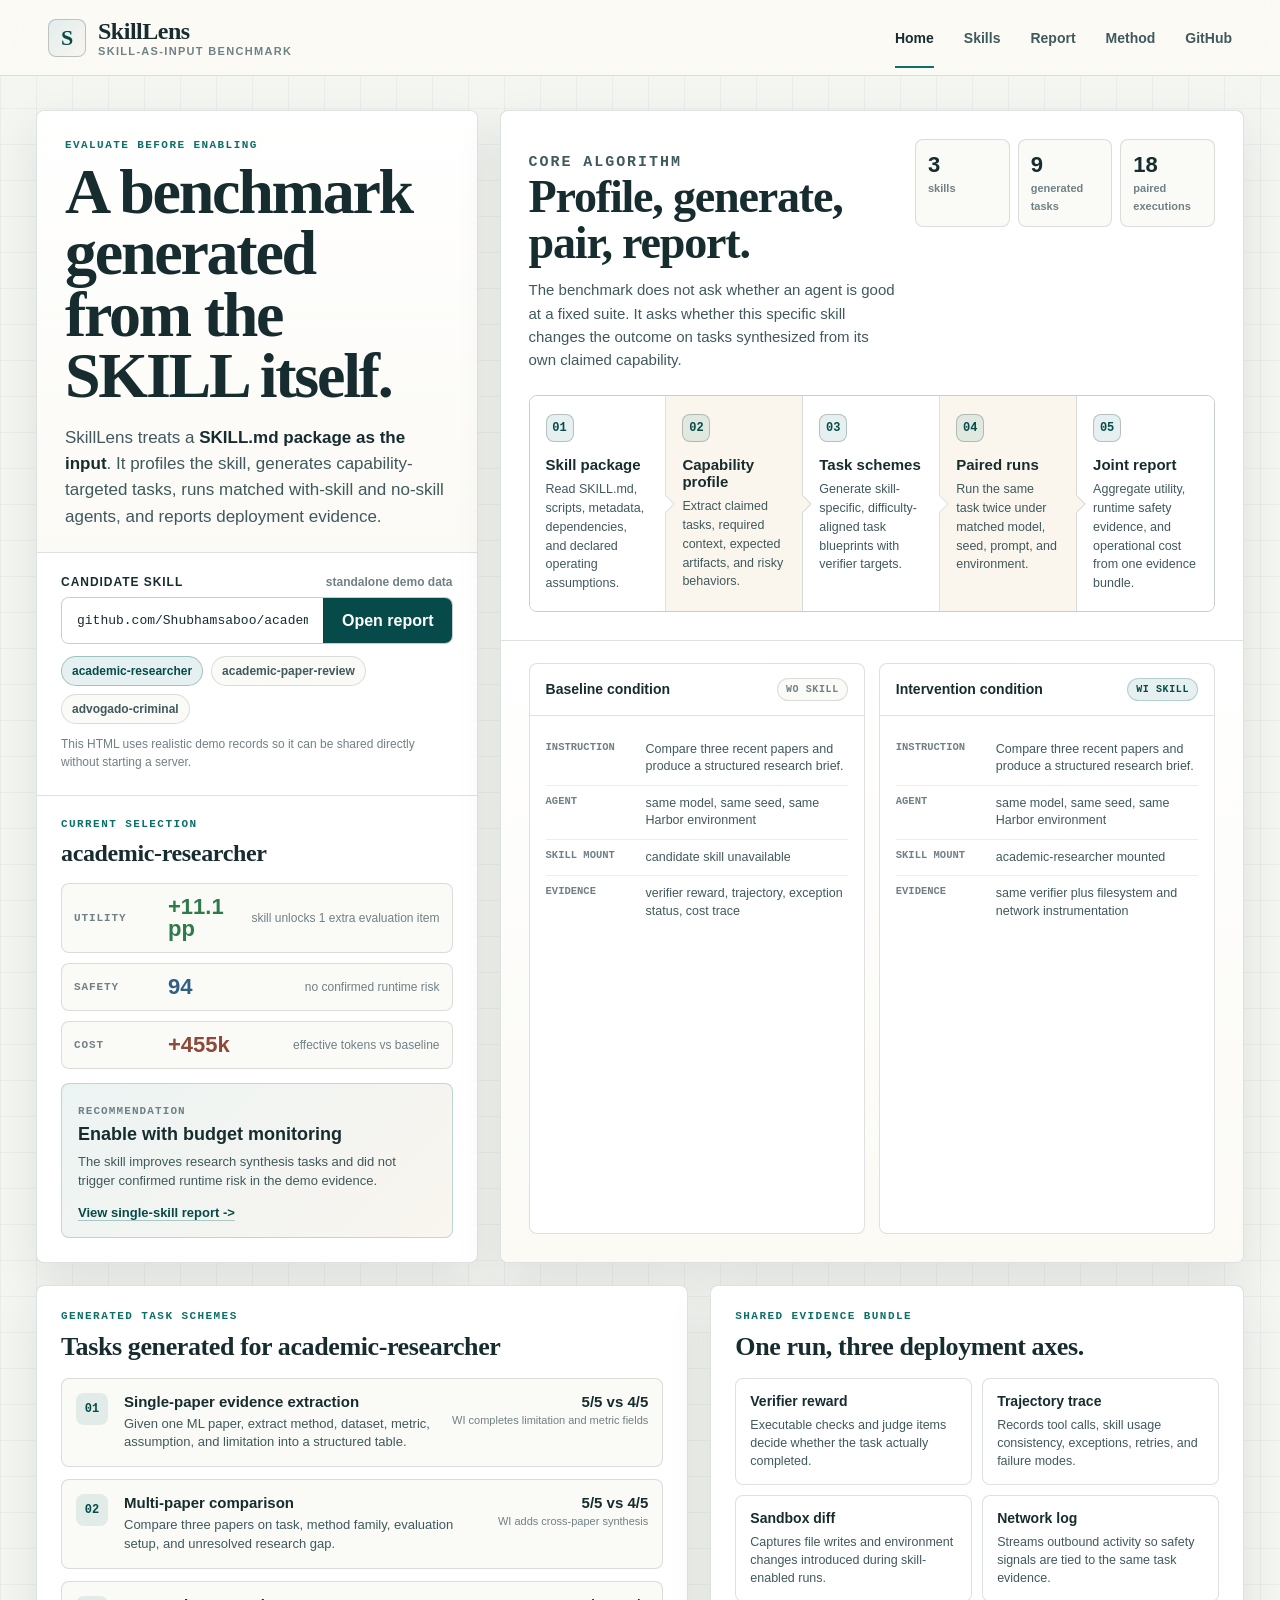
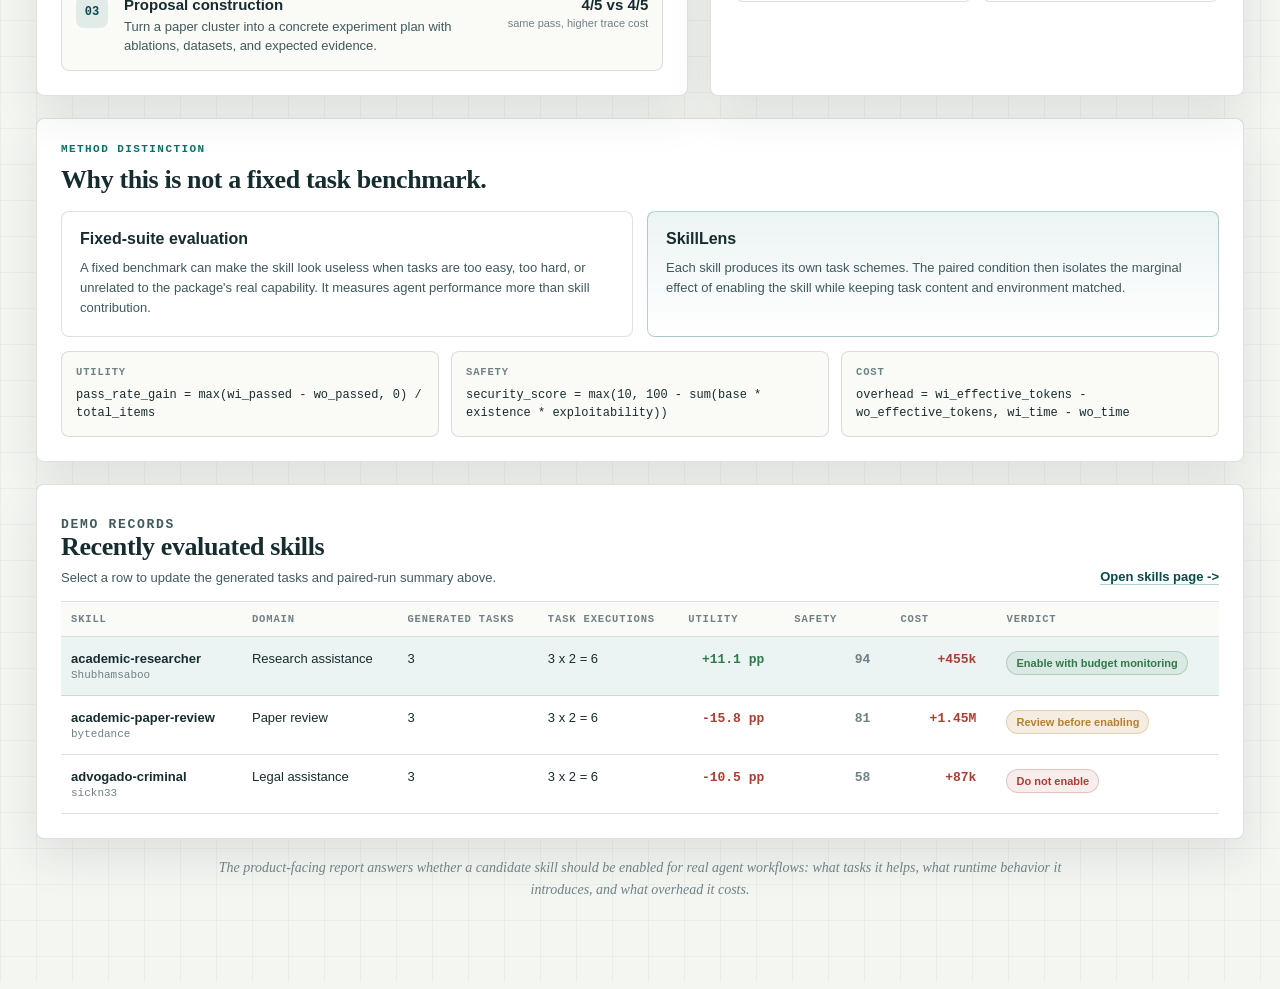
<file: demos/home.html>
<!doctype html>
<html lang="en">
<head>
  <meta charset="utf-8">
  <meta name="viewport" content="width=device-width,initial-scale=1">
  <title>SkillLens | Skill-as-input evaluation</title>
  <meta name="description" content="SkillLens evaluates an arbitrary SKILL.md by generating skill-specific tasks, running paired with-skill and no-skill agents, and reporting utility, safety, and cost.">
  <style>
:root {
  --paper: #f4f6f2;
  --paper-soft: #fafaf6;
  --panel: #ffffff;
  --panel-warm: #ecefe5;
  --ink: #172c2f;
  --ink-2: #40595d;
  --muted: #708186;
  --line: rgba(23, 44, 47, 0.14);
  --line-strong: rgba(23, 44, 47, 0.24);
  --teal: #0d6f69;
  --teal-dark: #064b49;
  --teal-soft: rgba(13, 111, 105, 0.10);
  --gold: #b6812e;
  --gold-soft: rgba(182, 129, 46, 0.14);
  --rust: #8e4939;
  --green: #2f7a4a;
  --red: #aa3f32;
  --blue: #315f86;
  --shadow: 0 18px 45px rgba(32, 39, 35, 0.10);
}

* { box-sizing: border-box; }
html { scroll-behavior: smooth; }
body {
  margin: 0;
  min-height: 100vh;
  color: var(--ink);
  background:
    linear-gradient(90deg, rgba(23, 44, 47, 0.045) 1px, transparent 1px),
    linear-gradient(180deg, rgba(23, 44, 47, 0.035) 1px, transparent 1px),
    var(--paper);
  background-size: 36px 36px;
  font-family: Inter, "Segoe UI", Arial, sans-serif;
}

a { color: inherit; }
button, input, select { font: inherit; }

.topbar {
  position: sticky;
  top: 0;
  z-index: 20;
  height: 76px;
  display: flex;
  align-items: center;
  justify-content: space-between;
  gap: 28px;
  padding: 0 48px;
  border-bottom: 1px solid var(--line);
  background: rgba(251, 250, 245, 0.92);
  backdrop-filter: blur(16px);
}
.brand {
  display: inline-flex;
  align-items: center;
  gap: 12px;
  text-decoration: none;
  min-width: 250px;
}
.brand-mark {
  width: 38px;
  height: 38px;
  display: grid;
  place-items: center;
  border: 1px solid var(--line-strong);
  border-radius: 8px;
  background:
    linear-gradient(135deg, rgba(13, 111, 105, 0.12), rgba(182, 129, 46, 0.08)),
    #fff;
  color: var(--teal-dark);
  font-family: Georgia, "Times New Roman", serif;
  font-size: 22px;
  font-weight: 700;
}
.brand-word {
  display: flex;
  flex-direction: column;
  gap: 2px;
}
.brand-word strong {
  font-family: Georgia, "Times New Roman", serif;
  font-size: 24px;
  line-height: 1;
  letter-spacing: -0.02em;
}
.brand-word span {
  color: var(--muted);
  font-size: 11px;
  letter-spacing: 0.12em;
  text-transform: uppercase;
  font-weight: 800;
}
.topnav {
  display: flex;
  align-items: center;
  justify-content: flex-end;
  gap: 30px;
  flex-wrap: wrap;
}
.topnav a {
  position: relative;
  color: var(--ink-2);
  font-size: 14px;
  font-weight: 800;
  text-decoration: none;
}
.topnav a:hover, .topnav a.is-active { color: var(--ink); }
.topnav a.is-active::after {
  content: "";
  position: absolute;
  left: 0;
  right: 0;
  bottom: -22px;
  height: 2px;
  background: var(--teal);
}

.page {
  max-width: 1280px;
  margin: 0 auto;
  padding: 34px 36px 80px;
}

.workbench {
  min-height: calc(100vh - 110px);
  display: grid;
  grid-template-columns: minmax(300px, 0.86fr) minmax(520px, 1.45fr);
  gap: 22px;
  align-items: stretch;
}

.panel {
  background: var(--panel);
  border: 1px solid var(--line);
  border-radius: 8px;
  box-shadow: var(--shadow);
}

.input-panel {
  display: flex;
  flex-direction: column;
  min-height: 650px;
  overflow: hidden;
}
.input-head {
  padding: 28px 28px 22px;
  border-bottom: 1px solid var(--line);
  background: linear-gradient(180deg, #fff, #fbfaf5);
}
.kicker {
  margin: 0 0 10px;
  color: var(--teal);
  font-family: ui-monospace, "SFMono-Regular", Menlo, Consolas, monospace;
  font-size: 11px;
  font-weight: 800;
  letter-spacing: 0.13em;
  text-transform: uppercase;
}
h1 {
  margin: 0;
  max-width: 900px;
  font-family: Georgia, "Times New Roman", serif;
  font-size: clamp(42px, 5vw, 78px);
  line-height: 0.96;
  letter-spacing: -0.035em;
  color: var(--ink);
}
.lead {
  margin: 18px 0 0;
  color: var(--ink-2);
  font-size: 17px;
  line-height: 1.55;
}
.lead strong { color: var(--ink); }

.submit-box {
  padding: 22px 24px 24px;
  border-bottom: 1px solid var(--line);
}
.field-label {
  display: flex;
  justify-content: space-between;
  gap: 12px;
  margin-bottom: 8px;
  color: var(--ink);
  font-size: 12px;
  font-weight: 900;
  letter-spacing: 0.08em;
  text-transform: uppercase;
}
.field-label span:last-child {
  color: var(--muted);
  font-weight: 800;
  text-transform: none;
  letter-spacing: 0;
}
.url-row {
  display: grid;
  grid-template-columns: 1fr auto;
  border: 1px solid var(--line-strong);
  border-radius: 8px;
  overflow: hidden;
  background: #fff;
}
.url-row:focus-within {
  border-color: rgba(13, 111, 105, 0.48);
  box-shadow: 0 0 0 4px rgba(13, 111, 105, 0.10);
}
.url-row input {
  min-width: 0;
  border: 0;
  outline: 0;
  padding: 15px 15px;
  color: var(--ink);
  font-family: ui-monospace, "SFMono-Regular", Menlo, Consolas, monospace;
  font-size: 13px;
}
.url-row button {
  border: 0;
  border-left: 1px solid var(--line);
  padding: 0 18px;
  color: #fff;
  background: var(--teal-dark);
  font-weight: 900;
  cursor: pointer;
}
.url-row button:hover { background: var(--teal); }
.quick-links {
  display: flex;
  flex-wrap: wrap;
  gap: 8px;
  margin-top: 12px;
}
.quick-links button {
  border: 1px solid var(--line);
  border-radius: 999px;
  padding: 7px 10px;
  color: var(--ink-2);
  background: var(--paper-soft);
  font-size: 12px;
  font-weight: 800;
  cursor: pointer;
}
.quick-links button:hover,
.quick-links button.is-selected {
  color: var(--teal-dark);
  border-color: rgba(13, 111, 105, 0.34);
  background: var(--teal-soft);
}
.demo-note {
  margin: 12px 0 0;
  color: var(--muted);
  font-size: 12px;
  line-height: 1.45;
}
.submit-error {
  margin: 10px 0 0;
  color: var(--red);
  font-family: ui-monospace, "SFMono-Regular", Menlo, Consolas, monospace;
  font-size: 12px;
}

.snapshot {
  padding: 22px 24px 24px;
}
.snapshot h2,
.evidence h2,
.method-section h2,
.table-section h2 {
  margin: 0;
  font-family: Georgia, "Times New Roman", serif;
  letter-spacing: -0.015em;
}
.snapshot h2 { font-size: 24px; }
.metric-stack {
  display: grid;
  gap: 10px;
  margin-top: 16px;
}
.metric {
  display: grid;
  grid-template-columns: 82px 1fr auto;
  gap: 12px;
  align-items: center;
  padding: 12px;
  border: 1px solid var(--line);
  border-radius: 8px;
  background: var(--paper-soft);
}
.metric span:first-child {
  color: var(--muted);
  font-family: ui-monospace, "SFMono-Regular", Menlo, Consolas, monospace;
  font-size: 11px;
  font-weight: 900;
  letter-spacing: 0.08em;
  text-transform: uppercase;
}
.metric strong {
  font-size: 22px;
  line-height: 1;
  font-variant-numeric: tabular-nums;
}
.metric small {
  color: var(--muted);
  font-size: 12px;
  text-align: right;
}
.metric.utility strong { color: var(--green); }
.metric.safety strong { color: var(--blue); }
.metric.cost strong { color: var(--rust); }
.decision {
  margin-top: 14px;
  padding: 16px;
  border: 1px solid rgba(13, 111, 105, 0.22);
  border-radius: 8px;
  background: linear-gradient(135deg, rgba(13, 111, 105, 0.08), rgba(182, 129, 46, 0.08));
}
.decision-label {
  color: var(--muted);
  font-family: ui-monospace, "SFMono-Regular", Menlo, Consolas, monospace;
  font-size: 11px;
  font-weight: 900;
  letter-spacing: 0.10em;
  text-transform: uppercase;
}
.decision strong {
  display: block;
  margin-top: 6px;
  font-size: 18px;
}
.decision p {
  margin: 8px 0 0;
  color: var(--ink-2);
  font-size: 13px;
  line-height: 1.45;
}
.report-link {
  display: inline-flex;
  align-items: center;
  gap: 8px;
  margin-top: 14px;
  color: var(--teal-dark);
  font-size: 13px;
  font-weight: 900;
  text-decoration: none;
  border-bottom: 1px solid rgba(13, 111, 105, 0.32);
}

.main-panel {
  display: grid;
  grid-template-rows: auto 1fr;
  min-height: 650px;
  overflow: hidden;
}
.algorithm {
  padding: 28px;
  border-bottom: 1px solid var(--line);
}
.algorithm-head {
  display: flex;
  justify-content: space-between;
  gap: 16px;
  align-items: flex-start;
}
.algorithm h2 {
  margin: 0;
  font-family: Georgia, "Times New Roman", serif;
  font-size: clamp(30px, 3.6vw, 48px);
  line-height: 1;
  letter-spacing: -0.026em;
}
.algorithm p {
  margin: 12px 0 0;
  max-width: 650px;
  color: var(--ink-2);
  font-size: 15px;
  line-height: 1.55;
}
.run-stats {
  display: grid;
  grid-template-columns: repeat(3, minmax(92px, 1fr));
  gap: 8px;
  min-width: 300px;
}
.run-stat {
  padding: 12px;
  border: 1px solid var(--line);
  border-radius: 8px;
  background: var(--paper-soft);
}
.run-stat strong {
  display: block;
  font-size: 22px;
  font-variant-numeric: tabular-nums;
}
.run-stat span {
  color: var(--muted);
  font-size: 11px;
  font-weight: 800;
}

.pipeline {
  display: grid;
  grid-template-columns: repeat(5, minmax(0, 1fr));
  gap: 0;
  margin-top: 24px;
  border: 1px solid var(--line-strong);
  border-radius: 8px;
  overflow: hidden;
}
.pipe-step {
  position: relative;
  min-height: 148px;
  padding: 18px 16px;
  background: #fff;
  border-right: 1px solid var(--line);
}
.pipe-step:nth-child(even) { background: #faf6ee; }
.pipe-step:last-child { border-right: 0; }
.pipe-step::after {
  content: "";
  position: absolute;
  top: 50%;
  right: -7px;
  width: 12px;
  height: 12px;
  transform: translateY(-50%) rotate(45deg);
  border-top: 1px solid var(--line);
  border-right: 1px solid var(--line);
  background: inherit;
  z-index: 2;
}
.pipe-step:last-child::after { display: none; }
.pipe-num {
  display: inline-flex;
  align-items: center;
  justify-content: center;
  width: 28px;
  height: 28px;
  border: 1px solid var(--line-strong);
  border-radius: 8px;
  color: var(--teal-dark);
  background: var(--teal-soft);
  font-family: ui-monospace, "SFMono-Regular", Menlo, Consolas, monospace;
  font-size: 12px;
  font-weight: 900;
}
.pipe-step h3 {
  margin: 14px 0 7px;
  font-size: 15px;
}
.pipe-step p {
  margin: 0;
  color: var(--ink-2);
  font-size: 12.5px;
  line-height: 1.5;
}

.paired-lab {
  display: grid;
  grid-template-columns: 1fr 1fr;
  gap: 14px;
  padding: 22px 28px 28px;
  background: linear-gradient(180deg, #fff, #fbfaf5);
}
.run-card {
  border: 1px solid var(--line);
  border-radius: 8px;
  background: #fff;
  overflow: hidden;
}
.run-card header {
  display: flex;
  justify-content: space-between;
  gap: 12px;
  align-items: center;
  padding: 14px 16px;
  border-bottom: 1px solid var(--line);
}
.run-card h3 {
  margin: 0;
  font-size: 14px;
}
.tag {
  display: inline-flex;
  align-items: center;
  border: 1px solid var(--line);
  border-radius: 999px;
  padding: 5px 8px;
  color: var(--muted);
  background: var(--paper-soft);
  font-family: ui-monospace, "SFMono-Regular", Menlo, Consolas, monospace;
  font-size: 10px;
  font-weight: 900;
  letter-spacing: 0.06em;
  text-transform: uppercase;
}
.run-card .tag.with { color: var(--teal-dark); background: var(--teal-soft); border-color: rgba(13, 111, 105, 0.24); }
.run-body {
  padding: 16px;
}
.same-row {
  display: grid;
  grid-template-columns: 88px 1fr;
  gap: 12px;
  padding: 9px 0;
  border-bottom: 1px solid rgba(23, 44, 47, 0.08);
}
.same-row:last-child { border-bottom: 0; }
.same-row span:first-child {
  color: var(--muted);
  font-family: ui-monospace, "SFMono-Regular", Menlo, Consolas, monospace;
  font-size: 10.5px;
  font-weight: 900;
  text-transform: uppercase;
}
.same-row span:last-child {
  color: var(--ink-2);
  font-size: 12.5px;
  line-height: 1.4;
}

.section-grid {
  display: grid;
  grid-template-columns: 1.1fr 0.9fr;
  gap: 22px;
  margin-top: 22px;
}
.evidence,
.method-section,
.table-section {
  padding: 24px;
}
.evidence h2,
.method-section h2,
.table-section h2 { font-size: 26px; }
.task-list {
  display: grid;
  gap: 12px;
  margin-top: 16px;
}
.task-item {
  display: grid;
  grid-template-columns: 36px 1fr auto;
  gap: 12px;
  align-items: start;
  padding: 14px;
  border: 1px solid var(--line);
  border-radius: 8px;
  background: var(--paper-soft);
}
.task-index {
  display: grid;
  place-items: center;
  width: 32px;
  height: 32px;
  border-radius: 8px;
  color: var(--teal-dark);
  background: var(--teal-soft);
  font-family: ui-monospace, "SFMono-Regular", Menlo, Consolas, monospace;
  font-size: 12px;
  font-weight: 900;
}
.task-item h3 {
  margin: 0;
  font-size: 15px;
}
.task-item p {
  margin: 5px 0 0;
  color: var(--ink-2);
  font-size: 13px;
  line-height: 1.45;
}
.task-score {
  min-width: 108px;
  text-align: right;
}
.task-score strong {
  display: block;
  color: var(--ink);
  font-size: 15px;
  font-variant-numeric: tabular-nums;
}
.task-score span {
  color: var(--muted);
  font-size: 11px;
}

.evidence-bundle {
  display: grid;
  grid-template-columns: 1fr 1fr;
  gap: 10px;
  margin-top: 16px;
}
.evidence-chip {
  min-height: 96px;
  padding: 14px;
  border: 1px solid var(--line);
  border-radius: 8px;
  background: #fff;
}
.evidence-chip strong {
  display: block;
  font-size: 14px;
}
.evidence-chip p {
  margin: 7px 0 0;
  color: var(--ink-2);
  font-size: 12.5px;
  line-height: 1.45;
}

.method-section {
  margin-top: 22px;
}
.compare {
  display: grid;
  grid-template-columns: 1fr 1fr;
  gap: 14px;
  margin-top: 16px;
}
.compare-box {
  padding: 18px;
  border: 1px solid var(--line);
  border-radius: 8px;
  background: #fff;
}
.compare-box.highlight {
  border-color: rgba(13, 111, 105, 0.30);
  background: linear-gradient(180deg, rgba(13, 111, 105, 0.08), #fff);
}
.compare-box h3 {
  margin: 0 0 10px;
  font-size: 16px;
}
.compare-box p {
  margin: 0;
  color: var(--ink-2);
  font-size: 13px;
  line-height: 1.55;
}
.formula-row {
  display: grid;
  grid-template-columns: repeat(3, 1fr);
  gap: 12px;
  margin-top: 14px;
}
.formula {
  padding: 14px;
  border: 1px solid var(--line);
  border-radius: 8px;
  background: var(--paper-soft);
}
.formula span {
  display: block;
  color: var(--muted);
  font-family: ui-monospace, "SFMono-Regular", Menlo, Consolas, monospace;
  font-size: 10.5px;
  font-weight: 900;
  letter-spacing: 0.08em;
  text-transform: uppercase;
}
.formula code {
  display: block;
  margin-top: 8px;
  color: var(--ink);
  font-family: ui-monospace, "SFMono-Regular", Menlo, Consolas, monospace;
  font-size: 12px;
  line-height: 1.5;
  white-space: normal;
}

.table-section {
  margin-top: 22px;
}
.table-head {
  display: flex;
  justify-content: space-between;
  align-items: end;
  gap: 16px;
  margin-bottom: 16px;
}
.table-head p {
  margin: 8px 0 0;
  color: var(--ink-2);
  font-size: 13px;
}
.table-link {
  color: var(--teal-dark);
  font-size: 13px;
  font-weight: 900;
  text-decoration: none;
  white-space: nowrap;
  border-bottom: 1px solid rgba(13, 111, 105, 0.32);
}
.report-table {
  width: 100%;
  border-collapse: collapse;
  font-size: 13px;
}
.report-table th {
  padding: 11px 10px;
  color: var(--muted);
  background: var(--paper-soft);
  border-top: 1px solid var(--line);
  border-bottom: 1px solid var(--line);
  text-align: left;
  font-family: ui-monospace, "SFMono-Regular", Menlo, Consolas, monospace;
  font-size: 10.5px;
  font-weight: 900;
  letter-spacing: 0.08em;
  text-transform: uppercase;
}
.report-table td {
  padding: 14px 10px;
  border-bottom: 1px solid var(--line);
  vertical-align: top;
}
.report-table tbody tr {
  cursor: pointer;
}
.report-table tbody tr:hover {
  background: rgba(13, 111, 105, 0.05);
}
.report-table tbody tr.is-selected {
  background: rgba(13, 111, 105, 0.08);
}
.skill-name {
  display: block;
  color: var(--ink);
  font-weight: 900;
}
.skill-owner {
  display: block;
  margin-top: 3px;
  color: var(--muted);
  font-family: ui-monospace, "SFMono-Regular", Menlo, Consolas, monospace;
  font-size: 11px;
}
.delta {
  display: inline-flex;
  min-width: 76px;
  justify-content: flex-end;
  font-family: ui-monospace, "SFMono-Regular", Menlo, Consolas, monospace;
  font-weight: 900;
  font-variant-numeric: tabular-nums;
}
.delta.pos { color: var(--green); }
.delta.neg { color: var(--red); }
.delta.neutral { color: var(--muted); }
.verdict {
  display: inline-flex;
  border-radius: 999px;
  padding: 5px 9px;
  border: 1px solid var(--line);
  background: #fff;
  font-size: 11px;
  font-weight: 900;
}
.verdict.enable { color: var(--green); background: rgba(47, 122, 74, 0.09); border-color: rgba(47, 122, 74, 0.24); }
.verdict.review { color: var(--gold); background: var(--gold-soft); border-color: rgba(182, 129, 46, 0.28); }
.verdict.reject { color: var(--red); background: rgba(170, 63, 50, 0.09); border-color: rgba(170, 63, 50, 0.24); }

.footnote {
  margin: 18px auto 0;
  max-width: 850px;
  color: var(--muted);
  font-family: Georgia, "Times New Roman", serif;
  font-style: italic;
  font-size: 14px;
  line-height: 1.6;
  text-align: center;
}

@media (max-width: 1120px) {
  .workbench,
  .section-grid {
    grid-template-columns: 1fr;
  }
  .input-panel,
  .main-panel {
    min-height: auto;
  }
  .algorithm-head {
    flex-direction: column;
  }
  .run-stats {
    width: 100%;
  }
}
@media (max-width: 900px) {
  .topbar {
    position: relative;
    height: auto;
    align-items: flex-start;
    flex-direction: column;
    padding: 18px 22px;
  }
  .topnav {
    justify-content: flex-start;
    gap: 18px;
  }
  .topnav a.is-active::after {
    bottom: -8px;
  }
  .page {
    padding: 22px 18px 56px;
  }
  .pipeline,
  .paired-lab,
  .compare,
  .formula-row,
  .evidence-bundle {
    grid-template-columns: 1fr;
  }
  .pipe-step {
    border-right: 0;
    border-bottom: 1px solid var(--line);
  }
  .pipe-step:last-child { border-bottom: 0; }
  .pipe-step::after { display: none; }
  .task-item {
    grid-template-columns: 36px 1fr;
  }
  .task-score {
    grid-column: 2;
    text-align: left;
  }
}
@media (max-width: 720px) {
  h1 { font-size: 44px; }
  .url-row {
    grid-template-columns: 1fr;
  }
  .url-row button {
    border-left: 0;
    border-top: 1px solid var(--line);
    padding: 13px 16px;
  }
  .run-stats,
  .metric {
    grid-template-columns: 1fr;
  }
  .metric small,
  .task-score {
    text-align: left;
  }
  .report-table thead { display: none; }
  .report-table,
  .report-table tbody,
  .report-table tr,
  .report-table td {
    display: block;
    width: 100%;
  }
  .report-table tr {
    padding: 12px 0;
    border-bottom: 1px solid var(--line);
  }
  .report-table td {
    border-bottom: 0;
    padding: 5px 0;
  }
  .report-table td::before {
    content: attr(data-th);
    display: inline-block;
    width: 120px;
    color: var(--muted);
    font-family: ui-monospace, "SFMono-Regular", Menlo, Consolas, monospace;
    font-size: 10.5px;
    font-weight: 900;
    letter-spacing: 0.08em;
    text-transform: uppercase;
  }
}
  </style>
</head>
<body>
  <header class="topbar">
    <a class="brand" href="#" aria-label="SkillLens home">
      <span class="brand-mark" aria-hidden="true">S</span>
      <span class="brand-word">
        <strong>SkillLens</strong>
        <span>Skill-as-input benchmark</span>
      </span>
    </a>
    <nav class="topnav" aria-label="Primary">
      <a class="is-active" href="#">Home</a>
      <a href="skills.html">Skills</a>
      <a href="report.html">Report</a>
      <a href="#method">Method</a>
      <a href="https://github.com" target="_blank" rel="noreferrer">GitHub</a>
    </nav>
  </header>

  <main class="page">
    <section class="workbench" aria-label="SkillLens workbench">
      <aside class="panel input-panel">
        <div class="input-head">
          <p class="kicker">Evaluate before enabling</p>
          <h1>A benchmark generated from the SKILL itself.</h1>
          <p class="lead">
            SkillLens treats a <strong>SKILL.md package as the input</strong>. It profiles the skill, generates
            capability-targeted tasks, runs matched with-skill and no-skill agents, and reports deployment evidence.
          </p>
        </div>

        <form class="submit-box" id="submit-form" novalidate>
          <label class="field-label" for="submit-input">
            <span>Candidate skill</span>
            <span>standalone demo data</span>
          </label>
          <div class="url-row">
            <input id="submit-input" type="text" autocomplete="off" spellcheck="false" value="github.com/Shubhamsaboo/academic-researcher">
            <button type="submit">Open report</button>
          </div>
          <div class="quick-links" id="quick-links" aria-label="Demo skills"></div>
          <p class="demo-note">This HTML uses realistic demo records so it can be shared directly without starting a server.</p>
          <div id="submit-error" class="submit-error" hidden></div>
        </form>

        <section class="snapshot" aria-label="Selected skill snapshot">
          <p class="kicker">Current selection</p>
          <h2 id="selected-title">academic-researcher</h2>
          <div class="metric-stack">
            <div class="metric utility">
              <span>Utility</span>
              <strong id="metric-utility">+11.1 pp</strong>
              <small id="metric-utility-note">skill unlocks 1 extra evaluation item</small>
            </div>
            <div class="metric safety">
              <span>Safety</span>
              <strong id="metric-safety">94</strong>
              <small id="metric-safety-note">no confirmed runtime risk</small>
            </div>
            <div class="metric cost">
              <span>Cost</span>
              <strong id="metric-cost">+455k</strong>
              <small id="metric-cost-note">effective tokens vs baseline</small>
            </div>
          </div>
          <div class="decision">
            <span class="decision-label">Recommendation</span>
            <strong id="decision-title">Enable with budget monitoring</strong>
            <p id="decision-copy">The skill improves research synthesis tasks and did not trigger confirmed runtime risk in the demo evidence.</p>
            <a class="report-link" id="report-link" href="report.html?skill=academic-researcher">View single-skill report -></a>
          </div>
        </section>
      </aside>

      <section class="panel main-panel" aria-label="Algorithm overview">
        <div class="algorithm">
          <div class="algorithm-head">
            <div>
              <p class="kicker">Core algorithm</p>
              <h2>Profile, generate, pair, report.</h2>
              <p>
                The benchmark does not ask whether an agent is good at a fixed suite. It asks whether this specific
                skill changes the outcome on tasks synthesized from its own claimed capability.
              </p>
            </div>
            <div class="run-stats" aria-label="Demo run totals">
              <div class="run-stat"><strong id="stat-skills">3</strong><span>skills</span></div>
              <div class="run-stat"><strong id="stat-tasks">9</strong><span>generated tasks</span></div>
              <div class="run-stat"><strong id="stat-runs">18</strong><span>paired executions</span></div>
            </div>
          </div>

          <div class="pipeline" aria-label="SkillLens pipeline">
            <article class="pipe-step">
              <span class="pipe-num">01</span>
              <h3>Skill package</h3>
              <p>Read SKILL.md, scripts, metadata, dependencies, and declared operating assumptions.</p>
            </article>
            <article class="pipe-step">
              <span class="pipe-num">02</span>
              <h3>Capability profile</h3>
              <p>Extract claimed tasks, required context, expected artifacts, and risky behaviors.</p>
            </article>
            <article class="pipe-step">
              <span class="pipe-num">03</span>
              <h3>Task schemes</h3>
              <p>Generate skill-specific, difficulty-aligned task blueprints with verifier targets.</p>
            </article>
            <article class="pipe-step">
              <span class="pipe-num">04</span>
              <h3>Paired runs</h3>
              <p>Run the same task twice under matched model, seed, prompt, and environment.</p>
            </article>
            <article class="pipe-step">
              <span class="pipe-num">05</span>
              <h3>Joint report</h3>
              <p>Aggregate utility, runtime safety evidence, and operational cost from one evidence bundle.</p>
            </article>
          </div>
        </div>

        <div class="paired-lab" aria-label="Paired execution controls">
          <article class="run-card">
            <header>
              <h3>Baseline condition</h3>
              <span class="tag">WO skill</span>
            </header>
            <div class="run-body">
              <div class="same-row"><span>Instruction</span><span id="wo-instruction">same generated task</span></div>
              <div class="same-row"><span>Agent</span><span>same model, same seed, same Harbor environment</span></div>
              <div class="same-row"><span>Skill mount</span><span>candidate skill unavailable</span></div>
              <div class="same-row"><span>Evidence</span><span>verifier reward, trajectory, exception status, cost trace</span></div>
            </div>
          </article>
          <article class="run-card">
            <header>
              <h3>Intervention condition</h3>
              <span class="tag with">WI skill</span>
            </header>
            <div class="run-body">
              <div class="same-row"><span>Instruction</span><span id="wi-instruction">same generated task</span></div>
              <div class="same-row"><span>Agent</span><span>same model, same seed, same Harbor environment</span></div>
              <div class="same-row"><span>Skill mount</span><span id="wi-mount">academic-researcher mounted</span></div>
              <div class="same-row"><span>Evidence</span><span>same verifier plus filesystem and network instrumentation</span></div>
            </div>
          </article>
        </div>
      </section>
    </section>

    <section class="section-grid" aria-label="Generated tasks and evidence">
      <article class="panel evidence">
        <p class="kicker">Generated task schemes</p>
        <h2 id="task-heading">Tasks generated for academic-researcher</h2>
        <div class="task-list" id="task-list"></div>
      </article>
      <article class="panel evidence">
        <p class="kicker">Shared evidence bundle</p>
        <h2>One run, three deployment axes.</h2>
        <div class="evidence-bundle">
          <div class="evidence-chip">
            <strong>Verifier reward</strong>
            <p>Executable checks and judge items decide whether the task actually completed.</p>
          </div>
          <div class="evidence-chip">
            <strong>Trajectory trace</strong>
            <p>Records tool calls, skill usage consistency, exceptions, retries, and failure modes.</p>
          </div>
          <div class="evidence-chip">
            <strong>Sandbox diff</strong>
            <p>Captures file writes and environment changes introduced during skill-enabled runs.</p>
          </div>
          <div class="evidence-chip">
            <strong>Network log</strong>
            <p>Streams outbound activity so safety signals are tied to the same task evidence.</p>
          </div>
        </div>
      </article>
    </section>

    <section class="panel method-section" id="method" aria-label="Method detail">
      <p class="kicker">Method distinction</p>
      <h2>Why this is not a fixed task benchmark.</h2>
      <div class="compare">
        <article class="compare-box">
          <h3>Fixed-suite evaluation</h3>
          <p>
            A fixed benchmark can make the skill look useless when tasks are too easy, too hard, or unrelated to
            the package's real capability. It measures agent performance more than skill contribution.
          </p>
        </article>
        <article class="compare-box highlight">
          <h3>SkillLens</h3>
          <p>
            Each skill produces its own task schemes. The paired condition then isolates the marginal effect of
            enabling the skill while keeping task content and environment matched.
          </p>
        </article>
      </div>
      <div class="formula-row">
        <div class="formula">
          <span>Utility</span>
          <code>pass_rate_gain = max(wi_passed - wo_passed, 0) / total_items</code>
        </div>
        <div class="formula">
          <span>Safety</span>
          <code>security_score = max(10, 100 - sum(base * existence * exploitability))</code>
        </div>
        <div class="formula">
          <span>Cost</span>
          <code>overhead = wi_effective_tokens - wo_effective_tokens, wi_time - wo_time</code>
        </div>
      </div>
    </section>

    <section class="panel table-section" aria-label="Recently evaluated skills">
      <div class="table-head">
        <div>
          <p class="kicker">Demo records</p>
          <h2>Recently evaluated skills</h2>
          <p>Select a row to update the generated tasks and paired-run summary above.</p>
        </div>
        <a class="table-link" href="skills.html">Open skills page -></a>
      </div>
      <table class="report-table">
        <thead>
          <tr>
            <th>Skill</th>
            <th>Domain</th>
            <th>Generated tasks</th>
            <th>Task executions</th>
            <th>Utility</th>
            <th>Safety</th>
            <th>Cost</th>
            <th>Verdict</th>
          </tr>
        </thead>
        <tbody id="skill-table"></tbody>
      </table>
    </section>

    <p class="footnote">
      The product-facing report answers whether a candidate skill should be enabled for real agent workflows:
      what tasks it helps, what runtime behavior it introduces, and what overhead it costs.
    </p>
  </main>

  <script>
const DEMO = [
  {
    skillName: "academic-researcher",
    owner: "Shubhamsaboo",
    repo: "github.com/Shubhamsaboo/academic-researcher",
    domain: "Research assistance",
    generatedTasks: 3,
    pairedRuns: 6,
    utility: "+11.1 pp",
    utilityClass: "pos",
    utilityNote: "skill unlocks 1 extra evaluation item",
    safety: "94",
    safetyNote: "no confirmed runtime risk",
    cost: "+455k",
    costClass: "neg",
    costNote: "effective tokens vs baseline",
    verdict: "Enable with budget monitoring",
    verdictClass: "enable",
    decisionCopy: "The skill improves research synthesis tasks and did not trigger confirmed runtime risk in the demo evidence.",
    firstInstruction: "Compare three recent papers and produce a structured research brief.",
    tasks: [
      {
        title: "Single-paper evidence extraction",
        prompt: "Given one ML paper, extract method, dataset, metric, assumption, and limitation into a structured table.",
        score: "5/5 vs 4/5",
        note: "WI completes limitation and metric fields"
      },
      {
        title: "Multi-paper comparison",
        prompt: "Compare three papers on task, method family, evaluation setup, and unresolved research gap.",
        score: "5/5 vs 4/5",
        note: "WI adds cross-paper synthesis"
      },
      {
        title: "Proposal construction",
        prompt: "Turn a paper cluster into a concrete experiment plan with ablations, datasets, and expected evidence.",
        score: "4/5 vs 4/5",
        note: "same pass, higher trace cost"
      }
    ]
  },
  {
    skillName: "academic-paper-review",
    owner: "bytedance",
    repo: "github.com/bytedance/academic-paper-review",
    domain: "Paper review",
    generatedTasks: 3,
    pairedRuns: 6,
    utility: "-15.8 pp",
    utilityClass: "neg",
    utilityNote: "baseline leads on concise review tasks",
    safety: "81",
    safetyNote: "one skill-only runtime exception",
    cost: "+1.45M",
    costClass: "neg",
    costNote: "large review-template overhead",
    verdict: "Review before enabling",
    verdictClass: "review",
    decisionCopy: "The generated tasks show weaker completion and higher cost; the package needs targeted inspection before adoption.",
    firstInstruction: "Review a submitted paper against venue criteria and return a concise decision memo.",
    tasks: [
      {
        title: "NeurIPS-style review memo",
        prompt: "Score novelty, soundness, clarity, and reproducibility for a short paper draft with evidence-backed comments.",
        score: "3/5 vs 4/5",
        note: "WI over-expands template text"
      },
      {
        title: "Weakness triage",
        prompt: "Identify the top three blocking issues and map each to a concrete experiment or writing fix.",
        score: "3/5 vs 5/5",
        note: "baseline is more direct"
      },
      {
        title: "Author rebuttal questions",
        prompt: "Generate focused rebuttal questions from reviewer concerns without inventing unsupported claims.",
        score: "6/9 vs 6/9",
        note: "tie with higher token use"
      }
    ]
  },
  {
    skillName: "advogado-criminal",
    owner: "sickn33",
    repo: "github.com/sickn33/advogado-criminal",
    domain: "Legal assistance",
    generatedTasks: 3,
    pairedRuns: 6,
    utility: "-10.5 pp",
    utilityClass: "neg",
    utilityNote: "skill does not improve verified outputs",
    safety: "58",
    safetyNote: "permission and runtime concerns",
    cost: "+87k",
    costClass: "neg",
    costNote: "moderate overhead",
    verdict: "Do not enable",
    verdictClass: "reject",
    decisionCopy: "The skill does not improve the legal tasks in this demo and carries enough risk signals to block deployment.",
    firstInstruction: "Prepare a Portuguese criminal-case chronology and identify missing evidence.",
    tasks: [
      {
        title: "Case chronology extraction",
        prompt: "Convert a case narrative into a dated event timeline and flag contradictions in testimony.",
        score: "2/6 vs 3/6",
        note: "WI misses one contradiction"
      },
      {
        title: "Statute-to-fact mapping",
        prompt: "Map factual elements to applicable legal concepts and cite uncertainty rather than overstate advice.",
        score: "1/6 vs 2/6",
        note: "skill over-commits"
      },
      {
        title: "Defense memo drafting",
        prompt: "Draft a short memo with evidence gaps, next questions, and non-advisory caveats.",
        score: "3/7 vs 3/7",
        note: "tie, safety score lower"
      }
    ]
  }
];

(function () {
  const $ = (id) => document.getElementById(id);
  const esc = (s) => String(s).replace(/[&<>"]/g, (c) => ({ "&": "&amp;", "<": "&lt;", ">": "&gt;", '"': "&quot;" }[c]));
  let selected = DEMO[0];

  function renderQuickLinks() {
    $("quick-links").innerHTML = DEMO.map((skill, index) => `
      <button type="button" data-index="${index}" class="${index === 0 ? "is-selected" : ""}">${esc(skill.skillName)}</button>
    `).join("");
    $("quick-links").querySelectorAll("button").forEach((button) => {
      button.addEventListener("click", () => {
        selectSkill(Number(button.dataset.index));
        $("submit-input").value = DEMO[Number(button.dataset.index)].repo;
      });
    });
  }

  function renderTable() {
    $("skill-table").innerHTML = DEMO.map((skill, index) => `
      <tr data-index="${index}" class="${skill.skillName === selected.skillName ? "is-selected" : ""}">
        <td data-th="Skill">
          <span class="skill-name">${esc(skill.skillName)}</span>
          <span class="skill-owner">${esc(skill.owner)}</span>
        </td>
        <td data-th="Domain">${esc(skill.domain)}</td>
        <td data-th="Generated tasks">${skill.generatedTasks}</td>
        <td data-th="Task executions">${skill.generatedTasks} x 2 = ${skill.pairedRuns}</td>
        <td data-th="Utility"><span class="delta ${skill.utilityClass}">${esc(skill.utility)}</span></td>
        <td data-th="Safety"><span class="delta neutral">${esc(skill.safety)}</span></td>
        <td data-th="Cost"><span class="delta ${skill.costClass}">${esc(skill.cost)}</span></td>
        <td data-th="Verdict"><span class="verdict ${skill.verdictClass}">${esc(skill.verdict)}</span></td>
      </tr>
    `).join("");
    $("skill-table").querySelectorAll("tr").forEach((row) => {
      row.addEventListener("click", () => selectSkill(Number(row.dataset.index)));
    });
  }

  function renderSelected() {
    $("selected-title").textContent = selected.skillName;
    $("metric-utility").textContent = selected.utility;
    $("metric-utility-note").textContent = selected.utilityNote;
    $("metric-safety").textContent = selected.safety;
    $("metric-safety-note").textContent = selected.safetyNote;
    $("metric-cost").textContent = selected.cost;
    $("metric-cost-note").textContent = selected.costNote;
    $("decision-title").textContent = selected.verdict;
    $("decision-copy").textContent = selected.decisionCopy;
    $("report-link").href = `report.html?skill=${encodeURIComponent(selected.skillName)}`;
    $("task-heading").textContent = `Tasks generated for ${selected.skillName}`;
    $("wo-instruction").textContent = selected.firstInstruction;
    $("wi-instruction").textContent = selected.firstInstruction;
    $("wi-mount").textContent = `${selected.skillName} mounted`;
    $("task-list").innerHTML = selected.tasks.map((task, index) => `
      <article class="task-item">
        <span class="task-index">${String(index + 1).padStart(2, "0")}</span>
        <div>
          <h3>${esc(task.title)}</h3>
          <p>${esc(task.prompt)}</p>
        </div>
        <div class="task-score">
          <strong>${esc(task.score)}</strong>
          <span>${esc(task.note)}</span>
        </div>
      </article>
    `).join("");
    $("quick-links").querySelectorAll("button").forEach((button, index) => {
      button.classList.toggle("is-selected", DEMO[index].skillName === selected.skillName);
    });
    renderTable();
  }

  function selectSkill(index) {
    selected = DEMO[index] || DEMO[0];
    renderSelected();
  }

  function parseInput(raw) {
    const text = (raw || "").trim();
    if (!text) return null;
    const match = text.match(/(?:github\.com\/)?([\w.-]+)\/([\w.-]+)/i);
    if (!match) return null;
    return { owner: match[1].toLowerCase(), repo: match[2].replace(/\.git$/i, "").toLowerCase() };
  }

  $("submit-form").addEventListener("submit", (event) => {
    event.preventDefault();
    const error = $("submit-error");
    error.hidden = true;
    const parsed = parseInput($("submit-input").value);
    if (!parsed) {
      error.hidden = false;
      error.textContent = "Could not parse github.com/owner/repo from that input.";
      return;
    }
    const hit = DEMO.find((skill) =>
      skill.owner.toLowerCase() === parsed.owner ||
      skill.skillName.toLowerCase() === parsed.repo
    );
    if (hit) {
      window.location.href = `report.html?skill=${encodeURIComponent(hit.skillName)}`;
    } else {
      window.location.href = `skills.html?queued=${encodeURIComponent(parsed.owner + "/" + parsed.repo)}`;
    }
  });

  $("stat-skills").textContent = DEMO.length;
  $("stat-tasks").textContent = DEMO.reduce((sum, skill) => sum + skill.generatedTasks, 0);
  $("stat-runs").textContent = DEMO.reduce((sum, skill) => sum + skill.pairedRuns, 0);
  renderQuickLinks();
  renderSelected();
})();
  </script>
</body>
</html>
</file>
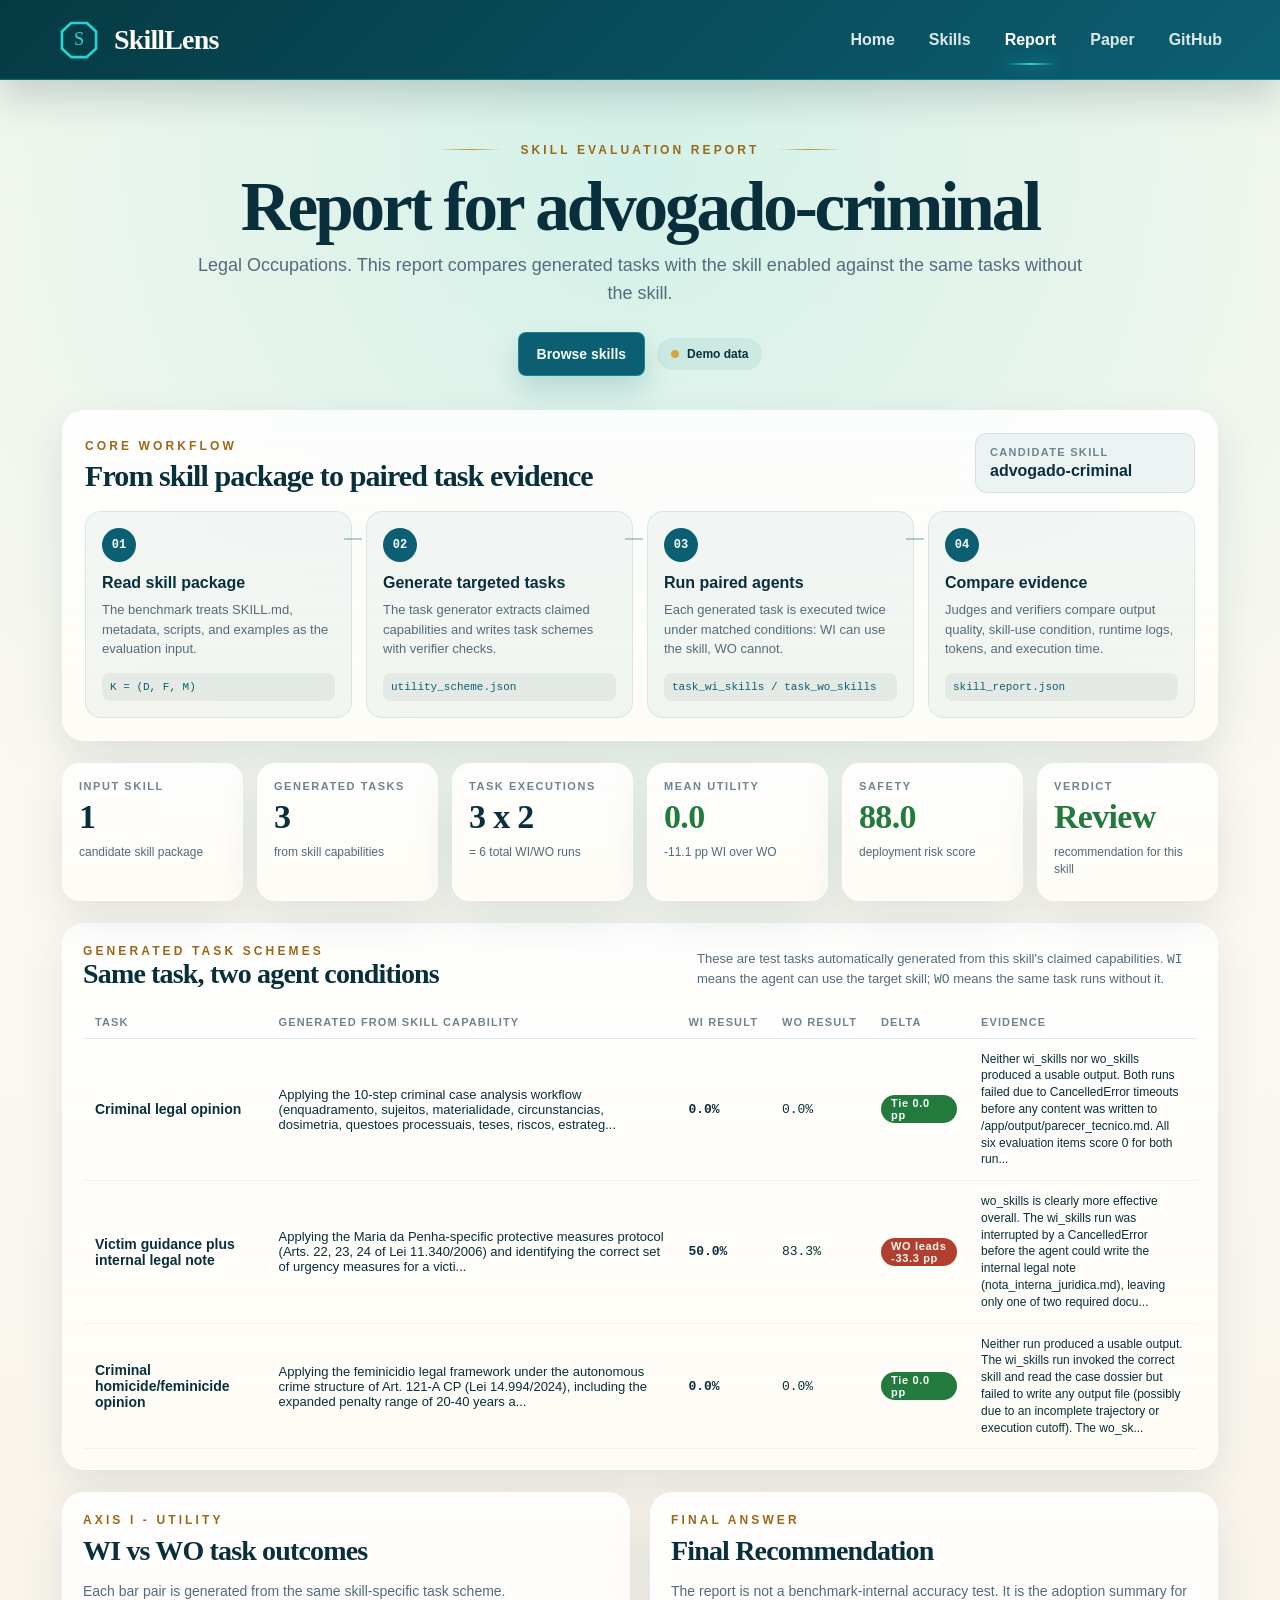
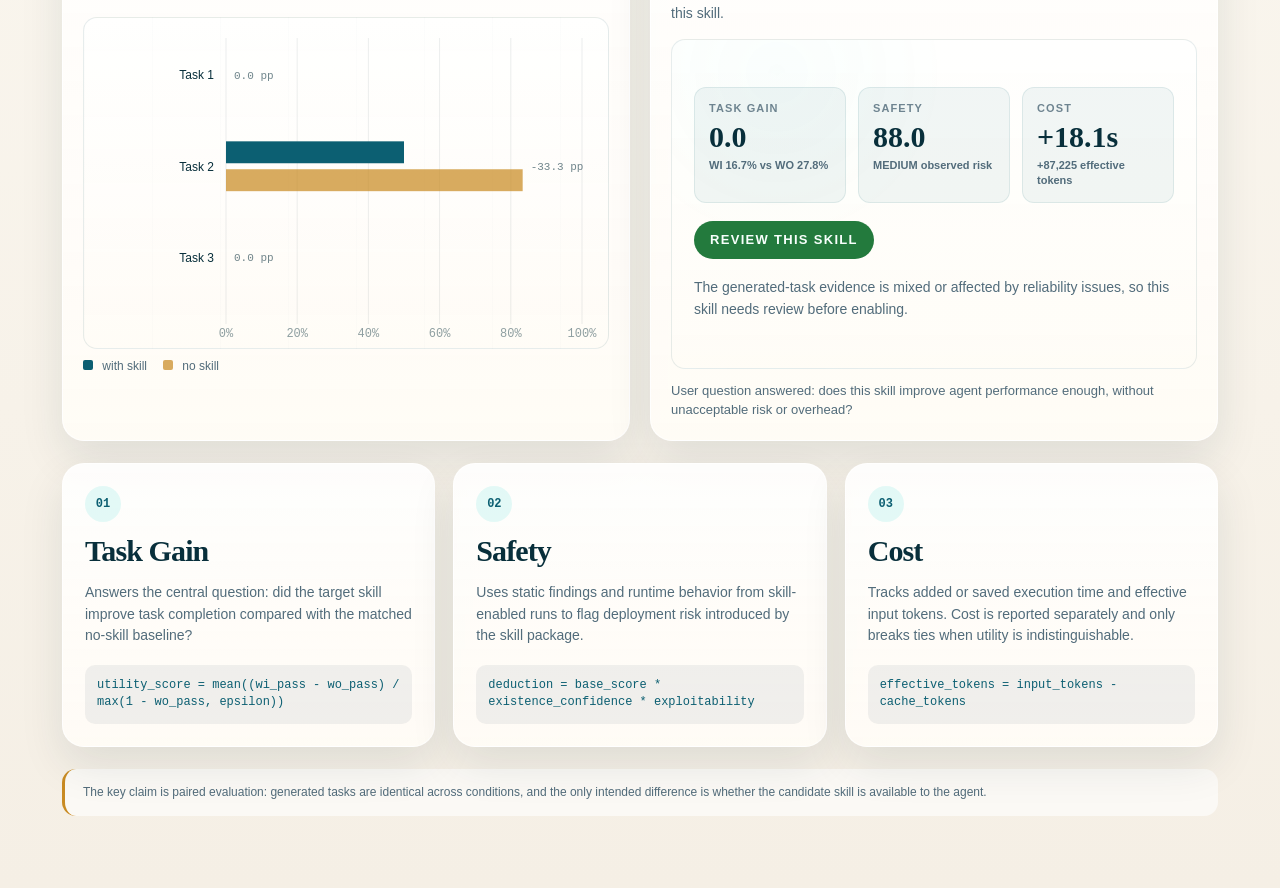
<file: demos/report.html>
<!doctype html>
<html lang="en">
<head>
  <meta charset="utf-8">
  <meta name="viewport" content="width=device-width,initial-scale=1">
  <title>SkillLens - Evaluation Report</title>
  <style>
:root {
  --teal-shell-from: #053a43;
  --teal-shell-to: #0c5f72;
  --aqua: #22d7cf;
  --aqua-edge: rgba(34, 215, 207, 0.32);
  --paper-0: #f9f7ee;
  --paper-1: #fbf8f1;
  --paper-2: #f5efe5;
  --ink-deep: #082f3b;
  --ink-soft: #526c7b;
  --ink-faint: #6e8490;
  --gold: #c98b23;
  --hairline: rgba(24, 78, 92, 0.13);
  --shadow-card: 0 18px 44px rgba(20, 45, 58, 0.1);
  --good: #237a3d;
  --warn: #8a5e10;
  --bad: #b13f2f;
}

* {
  box-sizing: border-box;
}

html,
body {
  margin: 0;
  min-height: 100%;
}

body {
  min-height: 100vh;
  color: var(--ink-deep);
  font-family: Inter, "Segoe UI Variable Text", "Segoe UI", Arial, sans-serif;
  background:
    radial-gradient(circle at 50% 170px, rgba(34, 215, 207, 0.18), transparent 36%),
    linear-gradient(180deg, var(--paper-0) 0%, var(--paper-1) 42%, var(--paper-2) 100%);
}

.report-page {
  min-height: 100vh;
  position: relative;
}

.topbar {
  position: relative;
  z-index: 10;
  height: 80px;
  display: flex;
  align-items: center;
  justify-content: space-between;
  gap: 28px;
  padding: 0 58px;
  background: linear-gradient(135deg, var(--teal-shell-from), var(--teal-shell-to));
  border-bottom: 1px solid var(--aqua-edge);
  box-shadow: 0 16px 38px rgba(4, 34, 40, 0.18);
}

.brand {
  display: inline-flex;
  align-items: center;
  gap: 14px;
  color: #fbf8ef;
  text-decoration: none;
}

.brand-badge {
  width: 42px;
  height: 42px;
  display: inline-grid;
  place-items: center;
  color: var(--aqua);
}

.brand-badge svg {
  width: 100%;
  height: 100%;
}

.brand-word {
  font-family: Georgia, "Times New Roman", serif;
  font-size: 28px;
  font-weight: 700;
  letter-spacing: -0.03em;
}

.topnav {
  display: flex;
  align-items: center;
  gap: 34px;
  flex-wrap: wrap;
}

.topnav a {
  position: relative;
  color: rgba(248, 252, 250, 0.88);
  text-decoration: none;
  font-size: 16px;
  font-weight: 800;
}

.topnav a:hover,
.topnav a.is-active {
  color: #ffffff;
}

.topnav a.is-active::after {
  content: "";
  position: absolute;
  left: 0;
  right: 0;
  bottom: -16px;
  height: 2px;
  border-radius: 999px;
  background: linear-gradient(90deg, transparent, var(--aqua), transparent);
  box-shadow: 0 0 16px rgba(34, 215, 207, 0.7);
}

.report-shell {
  max-width: 1220px;
  margin: 0 auto;
  padding: 56px 32px 72px;
}

.report-hero {
  text-align: center;
  max-width: 910px;
  margin: 0 auto 34px;
}

.hero-mark,
.card-kicker {
  color: #9b681a;
  font-size: 12px;
  font-weight: 900;
  letter-spacing: 0.26em;
  text-transform: uppercase;
}

.hero-mark {
  display: inline-flex;
  align-items: center;
  gap: 18px;
}

.hero-mark::before,
.hero-mark::after {
  content: "";
  width: 64px;
  height: 1px;
  background: linear-gradient(90deg, transparent, var(--gold), transparent);
}

.report-hero h1 {
  margin: 16px 0 12px;
  font-family: Georgia, "Times New Roman", serif;
  font-size: clamp(46px, 5.4vw, 76px);
  line-height: 0.98;
  letter-spacing: -0.045em;
  color: var(--ink-deep);
}

.report-hero p {
  color: var(--ink-soft);
  font-size: 18px;
  line-height: 1.55;
  margin: 0 auto;
}

.hero-actions {
  margin-top: 24px;
  display: flex;
  justify-content: center;
  align-items: center;
  flex-wrap: wrap;
  gap: 12px;
}

.primary-button {
  display: inline-flex;
  align-items: center;
  justify-content: center;
  min-height: 44px;
  padding: 0 18px;
  border-radius: 8px;
  color: #f7fffc;
  background: #0c5f72;
  border: 1px solid rgba(34, 215, 207, 0.34);
  box-shadow: 0 14px 28px rgba(12, 95, 114, 0.18);
  text-decoration: none;
  font-size: 14px;
  font-weight: 900;
}

.status-pill {
  display: inline-flex;
  align-items: center;
  gap: 8px;
  min-height: 32px;
  padding: 0 14px;
  border-radius: 999px;
  background: rgba(20, 111, 123, 0.08);
  color: var(--ink-deep);
  font-size: 12px;
  font-weight: 800;
}

.status-pill::before {
  content: "";
  width: 8px;
  height: 8px;
  border-radius: 999px;
  background: #d9a441;
}

.overview-grid {
  display: grid;
  grid-template-columns: repeat(6, minmax(0, 1fr));
  gap: 14px;
  margin-bottom: 22px;
}

.metric-card,
.chart-card,
.axis-card,
.table-card,
.schema-card,
.pipeline-card {
  background: linear-gradient(180deg, rgba(255, 255, 255, 0.88), rgba(255, 252, 246, 0.94));
  border: 1px solid rgba(255, 255, 255, 0.82);
  box-shadow: var(--shadow-card);
}

.pipeline-card {
  border-radius: 22px;
  padding: 22px;
  margin-bottom: 22px;
}

.pipeline-head {
  display: flex;
  align-items: flex-end;
  justify-content: space-between;
  gap: 18px;
  margin-bottom: 18px;
}

.pipeline-head h2 {
  margin: 6px 0 0;
  color: var(--ink-deep);
  font-family: Georgia, "Times New Roman", serif;
  font-size: 30px;
  letter-spacing: -0.03em;
}

.pipeline-skill {
  display: grid;
  gap: 4px;
  min-width: 220px;
  padding: 12px 14px;
  border-radius: 12px;
  background: rgba(20, 111, 123, 0.07);
  border: 1px solid rgba(20, 111, 123, 0.12);
}

.pipeline-skill span {
  color: var(--ink-faint);
  font-size: 11px;
  font-weight: 900;
  letter-spacing: 0.12em;
  text-transform: uppercase;
}

.pipeline-skill strong {
  color: var(--ink-deep);
  font-size: 16px;
}

.pipeline-steps {
  display: grid;
  grid-template-columns: repeat(4, minmax(0, 1fr));
  gap: 14px;
}

.pipeline-step {
  position: relative;
  min-height: 190px;
  padding: 16px;
  border-radius: 16px;
  background: rgba(20, 111, 123, 0.05);
  border: 1px solid rgba(20, 111, 123, 0.11);
}

.pipeline-step::after {
  content: "";
  position: absolute;
  top: 26px;
  right: -11px;
  width: 18px;
  height: 2px;
  background: rgba(12, 95, 114, 0.3);
}

.pipeline-step:last-child::after {
  display: none;
}

.pipeline-index {
  display: inline-grid;
  place-items: center;
  width: 34px;
  height: 34px;
  border-radius: 999px;
  color: #f7fffc;
  background: #0c5f72;
  font-family: "SFMono-Regular", Consolas, monospace;
  font-size: 12px;
  font-weight: 900;
}

.pipeline-step h3 {
  margin: 12px 0 8px;
  color: var(--ink-deep);
  font-size: 16px;
}

.pipeline-step p {
  margin: 0;
  color: var(--ink-soft);
  font-size: 13px;
  line-height: 1.5;
}

.pipeline-step code {
  display: block;
  margin-top: 14px;
  padding: 8px;
  border-radius: 8px;
  background: rgba(8, 47, 59, 0.06);
  color: #0c5f72;
  font-family: "SFMono-Regular", Consolas, monospace;
  font-size: 11px;
  overflow-wrap: anywhere;
}

.metric-card {
  min-height: 138px;
  padding: 16px;
  border-radius: 18px;
}

.metric-label {
  color: var(--ink-faint);
  font-size: 11px;
  font-weight: 900;
  letter-spacing: 0.14em;
  text-transform: uppercase;
}

.metric-value {
  margin-top: 8px;
  font-family: Georgia, "Times New Roman", serif;
  font-size: 34px;
  font-weight: 700;
  line-height: 1;
  letter-spacing: -0.02em;
  color: var(--ink-deep);
}

.metric-value.good {
  color: var(--good);
}

.metric-value.warn {
  color: var(--warn);
}

.metric-hint {
  margin-top: 10px;
  color: var(--ink-soft);
  font-size: 12px;
  line-height: 1.45;
}

.report-grid {
  display: grid;
  grid-template-columns: 1fr 1fr;
  gap: 20px;
  margin-bottom: 22px;
}

.chart-card,
.table-card,
.schema-card {
  border-radius: 22px;
  padding: 20px;
}

.card-head {
  margin-top: 8px;
  margin-bottom: 14px;
}

.card-head h2,
.axis-card h2,
.table-head h2,
.schema-card h2 {
  margin: 0;
  font-family: Georgia, "Times New Roman", serif;
  color: var(--ink-deep);
  letter-spacing: -0.03em;
}

.card-head h2,
.table-head h2,
.schema-card h2 {
  font-size: 28px;
}

.card-head p,
.axis-card p,
.schema-card p {
  color: var(--ink-soft);
  font-size: 14px;
  line-height: 1.55;
}

.chart-frame {
  position: relative;
  width: 100%;
  min-height: 330px;
  border-radius: 14px;
  background:
    linear-gradient(180deg, rgba(255, 255, 255, 0.74), rgba(255, 252, 246, 0.72)),
    repeating-linear-gradient(90deg, rgba(8, 47, 59, 0.04) 0 1px, transparent 1px 68px);
  border: 1px solid rgba(24, 78, 92, 0.1);
  overflow: hidden;
}

.chart-frame canvas {
  width: 100%;
  height: 330px;
  display: block;
}

.chart-legend {
  margin-top: 10px;
  display: flex;
  gap: 16px;
  flex-wrap: wrap;
  color: var(--ink-soft);
  font-size: 12px;
}

.legend-dot {
  display: inline-block;
  width: 10px;
  height: 10px;
  margin-right: 6px;
  border-radius: 2px;
}

.legend-dot.wi {
  background: #0c5f72;
}

.legend-dot.wo {
  background: rgba(201, 139, 35, 0.72);
}

.legend-dot.high {
  background: var(--bad);
}

.legend-dot.medium {
  background: var(--gold);
}

.legend-dot.low {
  background: var(--good);
}

.decision-panel {
  min-height: 330px;
  display: flex;
  flex-direction: column;
  justify-content: center;
  gap: 18px;
  padding: 22px;
  border-radius: 14px;
  background:
    linear-gradient(180deg, rgba(255, 255, 255, 0.78), rgba(255, 252, 246, 0.8)),
    radial-gradient(circle at 20% 10%, rgba(34, 215, 207, 0.12), transparent 34%);
  border: 1px solid rgba(24, 78, 92, 0.1);
}

.decision-verdict {
  width: fit-content;
  min-height: 38px;
  display: inline-flex;
  align-items: center;
  padding: 0 16px;
  border-radius: 999px;
  color: #f7fffc;
  background: var(--good);
  font-size: 13px;
  font-weight: 900;
  letter-spacing: 0.1em;
  text-transform: uppercase;
}

.decision-grid {
  display: grid;
  grid-template-columns: repeat(3, minmax(0, 1fr));
  gap: 12px;
}

.decision-grid div {
  padding: 14px;
  border-radius: 12px;
  background: rgba(20, 111, 123, 0.06);
  border: 1px solid rgba(20, 111, 123, 0.1);
}

.decision-grid span,
.decision-grid small {
  display: block;
  color: var(--ink-faint);
  font-size: 11px;
  font-weight: 900;
  letter-spacing: 0.1em;
  text-transform: uppercase;
}

.decision-grid strong {
  display: block;
  margin: 8px 0 6px;
  color: var(--ink-deep);
  font-family: Georgia, "Times New Roman", serif;
  font-size: 30px;
  line-height: 1;
}

.decision-grid small {
  color: var(--ink-soft);
  font-weight: 700;
  letter-spacing: 0;
  text-transform: none;
  line-height: 1.35;
}

.decision-panel p {
  margin: 0;
  color: var(--ink-soft);
  font-size: 14px;
  line-height: 1.55;
}

.decision-note {
  margin-top: 12px;
  color: var(--ink-soft);
  font-size: 13px;
  line-height: 1.5;
}

.axis-grid {
  display: grid;
  grid-template-columns: repeat(3, minmax(0, 1fr));
  gap: 18px;
  margin-bottom: 22px;
}

.axis-card {
  position: relative;
  min-height: 240px;
  padding: 22px;
  border-radius: 22px;
}

.axis-index {
  display: inline-grid;
  place-items: center;
  width: 36px;
  height: 36px;
  border-radius: 999px;
  color: #0c5f72;
  background: rgba(34, 215, 207, 0.12);
  font-family: "SFMono-Regular", Consolas, monospace;
  font-size: 12px;
  font-weight: 900;
}

.axis-card h2 {
  margin-top: 12px;
  font-size: 30px;
}

.axis-card code {
  display: block;
  margin-top: 18px;
  padding: 12px;
  border-radius: 10px;
  background: rgba(8, 47, 59, 0.06);
  color: #0c5f72;
  font-family: "SFMono-Regular", Consolas, monospace;
  font-size: 12px;
  line-height: 1.45;
  white-space: normal;
}

.table-card {
  margin-bottom: 22px;
}

.task-card {
  margin-bottom: 22px;
}

.table-head {
  display: flex;
  justify-content: space-between;
  align-items: flex-end;
  flex-wrap: wrap;
  gap: 16px;
  margin-bottom: 16px;
}

.table-explain {
  max-width: 500px;
  margin: 0;
  color: var(--ink-soft);
  font-size: 13px;
  line-height: 1.5;
}

.table-controls {
  display: flex;
  align-items: center;
  flex-wrap: wrap;
  gap: 12px;
}

.table-controls label {
  display: inline-flex;
  align-items: center;
  gap: 8px;
  color: var(--ink-faint);
  font-size: 12px;
  font-weight: 900;
  letter-spacing: 0.08em;
  text-transform: uppercase;
}

.table-controls select {
  min-height: 34px;
  padding: 0 10px;
  border-radius: 8px;
  border: 1px solid var(--hairline);
  background: rgba(255, 255, 255, 0.86);
  color: var(--ink-deep);
  font-family: inherit;
  font-size: 13px;
}

.table-shell {
  overflow-x: auto;
}

.report-table {
  width: 100%;
  border-collapse: collapse;
  font-size: 13px;
}

.report-table thead th {
  padding: 10px 12px;
  text-align: left;
  border-bottom: 1px solid var(--hairline);
  color: var(--ink-faint);
  font-size: 11px;
  font-weight: 900;
  letter-spacing: 0.1em;
  text-transform: uppercase;
  white-space: nowrap;
}

.report-table tbody td {
  padding: 12px;
  border-bottom: 1px solid rgba(0, 0, 0, 0.04);
  vertical-align: middle;
  color: var(--ink-deep);
}

.report-table tbody tr:hover {
  background: rgba(20, 111, 123, 0.04);
}

.skill-name {
  color: var(--ink-deep);
  font-size: 14px;
  font-weight: 900;
}

.skill-note {
  max-width: 360px;
  margin-top: 4px;
  color: var(--ink-soft);
  font-size: 12px;
  line-height: 1.4;
}

.numeric {
  font-family: "SFMono-Regular", Consolas, "Liberation Mono", monospace;
  white-space: nowrap;
}

.strong {
  font-weight: 900;
}

.delta-good {
  color: var(--good);
  font-weight: 800;
}

.delta-warn {
  color: var(--warn);
  font-weight: 800;
}

.risk-pill,
.verdict-pill {
  display: inline-flex;
  align-items: center;
  justify-content: center;
  min-width: 64px;
  min-height: 28px;
  padding: 0 10px;
  border-radius: 999px;
  font-size: 11px;
  font-weight: 900;
  letter-spacing: 0.06em;
}

.risk-low {
  color: var(--good);
  background: rgba(35, 122, 61, 0.12);
}

.risk-medium {
  color: var(--warn);
  background: rgba(201, 139, 35, 0.14);
}

.risk-high {
  color: var(--bad);
  background: rgba(177, 63, 47, 0.12);
}

.is-enable {
  color: #f7fffc;
  background: var(--good);
}

.is-review {
  color: #241704;
  background: #e6c56e;
}

.is-skip {
  color: #fff8f4;
  background: var(--bad);
}

.schema-card {
  display: grid;
  grid-template-columns: minmax(260px, 0.8fr) minmax(360px, 1.2fr);
  gap: 24px;
  align-items: start;
}

.schema-card p {
  margin-bottom: 0;
}

.schema-card pre {
  margin: 0;
  max-height: 390px;
  overflow: auto;
  padding: 16px;
  border-radius: 12px;
  color: #e8fffb;
  background: #06272e;
  border: 1px solid rgba(34, 215, 207, 0.22);
  font-family: "SFMono-Regular", Consolas, monospace;
  font-size: 12px;
  line-height: 1.55;
}

.footnote {
  margin: 22px 0 0;
  padding: 14px 18px;
  border-radius: 14px;
  background: rgba(255, 255, 255, 0.62);
  border-left: 3px solid var(--gold);
  color: var(--ink-soft);
  font-size: 12px;
  line-height: 1.6;
}

@media (max-width: 1100px) {
  .overview-grid {
    grid-template-columns: repeat(3, minmax(0, 1fr));
  }

  .report-grid,
  .axis-grid,
  .schema-card,
  .pipeline-steps,
  .decision-grid {
    grid-template-columns: 1fr;
  }

  .pipeline-step::after {
    display: none;
  }
}

@media (max-width: 760px) {
  .topbar {
    align-items: flex-start;
    padding: 18px;
    flex-direction: column;
  }

  .topnav {
    gap: 18px;
  }

  .topnav a.is-active::after {
    bottom: -8px;
  }

  .report-shell {
    padding: 38px 18px 52px;
  }

  .overview-grid {
    grid-template-columns: 1fr;
  }

  .pipeline-head {
    align-items: stretch;
    flex-direction: column;
  }

  .hero-mark::before,
  .hero-mark::after {
    width: 34px;
  }

  .chart-frame,
  .chart-frame canvas {
    min-height: 300px;
    height: 300px;
  }
}

  </style>
</head>
<body>
  <div class="report-page">
    <header class="topbar">
      <a class="brand" href="#" onclick="event.preventDefault()">
        <span class="brand-badge" aria-hidden="true">
          <svg viewBox="0 0 64 64">
            <path d="M20 6h24l14 13v26L44 58H20L6 45V19L20 6Z" fill="none" stroke="currentColor" stroke-width="4" stroke-linejoin="round"/>
            <text x="32" y="40" text-anchor="middle" font-size="28" font-family="Georgia, serif" fill="currentColor">S</text>
          </svg>
        </span>
        <span class="brand-word">SkillLens</span>
      </a>

      <nav class="topnav" aria-label="Primary">
        <a href="#" onclick="event.preventDefault()">Home</a>
        <a href="skills.html">Skills</a>
        <a class="is-active" href="#" onclick="event.preventDefault()">Report</a>
        <a id="paper-nav" href="#" aria-disabled="true" onclick="event.preventDefault()">Paper</a>
        <a href="https://github.com" target="_blank" rel="noreferrer">GitHub</a>
      </nav>
    </header>

    <main class="report-shell">
      <section class="report-hero">
        <div class="hero-mark">Skill Evaluation Report</div>
        <h1 id="report-title">Report for academic-researcher</h1>
        <p id="report-subtitle">A user-facing summary of whether this skill improves agent task outcomes enough to enable.</p>
        <div class="hero-actions">
          <a class="primary-button" href="skills.html">Browse skills</a>
          <span class="status-pill" data-tone="demo">Demo data</span>
        </div>
      </section>

      <section class="pipeline-card" aria-label="Evaluation pipeline">
        <div class="pipeline-head">
          <div>
            <div class="card-kicker">Core workflow</div>
            <h2>From skill package to paired task evidence</h2>
          </div>
          <div class="pipeline-skill">
            <span>Candidate skill</span>
            <strong id="candidate-skill-name">academic-researcher</strong>
          </div>
        </div>
        <div class="pipeline-steps" id="pipeline-steps"></div>
      </section>

      <section class="overview-grid" id="overview-cards" aria-label="Benchmark overview"></section>

      <section class="table-card task-card">
        <div class="table-head">
          <div>
            <div class="card-kicker">Generated task schemes</div>
            <h2>Same task, two agent conditions</h2>
          </div>
          <p class="table-explain">
            These are test tasks automatically generated from this skill's claimed capabilities.
            <code>WI</code> means the agent can use the target skill; <code>WO</code> means the same task runs without it.
          </p>
        </div>
        <div class="table-shell">
          <table class="report-table">
            <thead>
              <tr>
                <th>Task</th>
                <th>Generated from skill capability</th>
                <th>WI result</th>
                <th>WO result</th>
                <th>Delta</th>
                <th>Evidence</th>
              </tr>
            </thead>
            <tbody id="task-tbody"></tbody>
          </table>
        </div>
      </section>

      <section class="report-grid">
        <article class="chart-card">
          <div class="card-kicker">Axis I - Utility</div>
          <div class="card-head">
            <h2>WI vs WO task outcomes</h2>
            <p>Each bar pair is generated from the same skill-specific task scheme.</p>
          </div>
          <div class="chart-frame"><canvas id="pass-chart" width="680" height="340"></canvas></div>
          <div class="chart-legend">
            <span><span class="legend-dot wi"></span> with skill</span>
            <span><span class="legend-dot wo"></span> no skill</span>
          </div>
        </article>

        <article class="chart-card">
          <div class="card-kicker">Final answer</div>
          <div class="card-head">
            <h2>Final Recommendation</h2>
            <p>The report is not a benchmark-internal accuracy test. It is the adoption summary for this skill.</p>
          </div>
          <div class="decision-panel" id="decision-panel"></div>
          <div class="decision-note">
            User question answered: does this skill improve agent performance enough, without unacceptable risk or overhead?
          </div>
        </article>
      </section>

      <section class="axis-grid" aria-label="How to read the report">
        <article class="axis-card">
          <div class="axis-index">01</div>
          <h2>Task Gain</h2>
          <p>Answers the central question: did the target skill improve task completion compared with the matched no-skill baseline?</p>
          <code>utility_score = mean((wi_pass - wo_pass) / max(1 - wo_pass, epsilon))</code>
        </article>
        <article class="axis-card">
          <div class="axis-index">02</div>
          <h2>Safety</h2>
          <p>Uses static findings and runtime behavior from skill-enabled runs to flag deployment risk introduced by the skill package.</p>
          <code>deduction = base_score * existence_confidence * exploitability</code>
        </article>
        <article class="axis-card">
          <div class="axis-index">03</div>
          <h2>Cost</h2>
          <p>Tracks added or saved execution time and effective input tokens. Cost is reported separately and only breaks ties when utility is indistinguishable.</p>
          <code>effective_tokens = input_tokens - cache_tokens</code>
        </article>
      </section>

      <p class="footnote">
        The key claim is paired evaluation: generated tasks are identical across conditions, and the only intended difference is whether the candidate skill is available to the agent.
      </p>
    </main>
  </div>

<script>
/* baked-in /api/examples/summary snapshot */
window.__DASHBOARD__ = {"root": {"examplesDir": "C:\\Users\\Administrator\\Desktop\\skill bench\\skill-bench server\\Example", "nExamples": 3, "nScenarios": 9}, "overview": {"totalItems": 56, "wiPassedItems": 33, "woPassedItems": 36, "wiPassRate": 0.5892857142857143, "woPassRate": 0.6428571428571429, "wiTokensTotal": 3909463, "woTokensTotal": 1920327, "wiSecondsTotal": 1872.27, "woSecondsTotal": 1441.8, "wiWins": 4, "woWins": 2, "ties": 3, "wiExceptionScenarios": 3, "woExceptionScenarios": 4}, "examples": [{"skillName": "academic-paper-review", "owner": "bytedance", "category": "educational-instruction-and-library-occupations", "categoryLabel": "Educational Instruction And Library Occupations", "skillPath": "/home/user1/skills_eval_harbor_latest/dataset/selected_skills/educational-instruction-and-library-occupations/bytedance/academic-paper-review", "scenarioCount": 3, "scenarioIds": ["U1", "U2", "U3"], "domainCoverage": {"category": "educational-instruction-and-library-occupations", "categoryLabel": "Educational Instruction And Library Occupations", "owner": "bytedance", "coverageCount": 21, "capabilityHighlights": ["Structured review generation following top-venue templates (NeurIPS/ICML/ACL standards) — baseline agent produces unstructured prose summaries without rigorous section organization", "Systematic claim extraction and evidence mapping — identifying each specific claim, its supporting evidence, and rating its strength, rather than paraphrasing the abstract", "Methodology assessment across multiple criteria (soundness, novelty, reproducibility, experimental design, statistical rigor, scalability) with per-criterion ratings and justifications", "Literature context search — actively querying the web to position the paper against current SOTA, identifying missing baselines or uncited prior art that baseline agent cannot detect without search", "Contribution significance classification on a calibrated 5-level scale (Landmark to Below threshold) grounded in field norms, not generic praise", "Formulation of targeted author questions that expose genuine ambiguities rather than rhetorical critiques", "Separation of minor issues from major weaknesses with actionable remediation suggestions per weakness", "Paper-type-specific review focus adaptation — for a theoretical paper, prioritizing proof correctness, assumption reasonableness, and tightness of bounds rather than empirical baselines", "Deep reading of methodology sections to detect logical gaps or unverified assumptions in formal proofs or theoretical derivations", "Separation of what the paper claims from what is actually demonstrated, surfacing over-claims or scope limitations", "Statistical and theoretical rigor evaluation — assessing whether assumptions are explicitly stated, whether theorems are correctly scoped, and whether practical implications are overstated", "Reproducibility assessment for theoretical work — code/proof availability, self-contained notation, and derivation completeness", "Constructive, specific rewrite suggestions for unclear notation or incomplete proofs rather than blanket rejection", "Calibrated contribution level assessment distinguishing genuinely novel theoretical insight from repackaging of known results", "Comparative review across multiple papers with consistent evaluation criteria — applying the same methodology rubric to each paper to enable fair ranking", "Survey/systems paper type adaptation — evaluating comprehensiveness of coverage, taxonomy quality, and synthesis insights rather than experimental novelty alone", "Identifying missing citations and coverage gaps by cross-referencing literature search results against what each paper actually covers", "Relative contribution significance ranking — producing a calibrated comparison of which paper advances the field more, with evidence-grounded justification", "Constructive executive summary format generation — concise triage-level assessments suitable for a reader who needs quick decision-making signals across multiple papers", "Ethical review practices — evaluating papers on their own merits without bias toward more prominent authors or institutions", "Reproducibility and dataset/benchmark assessment for systems or empirical papers — checking whether baselines are fair, datasets are appropriate, and results are replicable"]}, "taskUtilityType": {"items": [{"scenarioId": "U1", "label": "Single-paper peer review", "level": "functional testing", "outputTargets": ["/app/output/review-nlp-paper.md"], "headline": "This test validates the agent's ability to produce a structured, peer-review-quality analysis of a real NLP paper, covering methodology assessment, contribution evaluation, literature positioning, and actionable recommendations — all in..."}, {"scenarioId": "U2", "label": "Theoretical paper review", "level": "functional testing", "outputTargets": ["/app/output/review-theory-paper.md"], "headline": "This test evaluates the skill's ability to adapt its review methodology to a theoretical paper, where the dominant quality signals are proof correctness, assumption scope, and theoretical novelty — not experimental baselines or ablation..."}, {"scenarioId": "U3", "label": "Research review and evaluation task", "level": "functional testing", "outputTargets": ["/app/output/review-llm-eval-papers.md"], "headline": "This test evaluates the skill's ability to handle a multi-paper comparative review scenario — a common real-world use case where a research team needs consistent, cross-paper analysis rather than independent summaries."}]}, "skillCondition": {"wiExpectedCount": 3, "woExpectedCount": 0, "wiMatchedCount": 3, "woMatchedCount": 3, "wiUsedCount": 3, "woUsedCount": 0}, "effectiveness": {"totalItems": 19, "wiPassedItems": 12, "woPassedItems": 15, "wiPassRate": 0.631578947368421, "woPassRate": 0.7894736842105263, "passDeltaItems": -3, "passDeltaRate": -0.1578947368421053, "wiWins": 2, "woWins": 1, "ties": 0}, "costApiUsage": {"wiTokens": {"input": 1618124, "cache": 1019185, "output": 18206, "total": 2655515}, "woTokens": {"input": 864899, "cache": 324583, "output": 19539, "total": 1209021}, "tokenDelta": 1446494}, "executionTime": {"wiSeconds": 902.23, "woSeconds": 567.02, "deltaSeconds": 335.21000000000004}, "reliabilityError": {"wiExceptionScenarios": 1, "woExceptionScenarios": 0, "wiStatusCounts": {"passed": 2, "failed": 0, "warning": 0, "error": 1, "unknown": 0}, "woStatusCounts": {"passed": 2, "failed": 1, "warning": 0, "error": 0, "unknown": 0}}, "scenarios": [{"scenarioId": "U1", "label": "Single-paper peer review", "level": "functional testing", "instructionPreview": "You are a program committee member at a top machine learning conference. A colleague has forwarded a preprint for you to review before the submission deadline. The paper is an NLP research paper available at the following URL:", "testMechanismPreview": "This test validates the agent's ability to produce a structured, peer-review-quality analysis of a real NLP paper, covering methodology assessment, contribution evaluation, literature positioning, and actionable recommendations — all in...", "coreCapabilities": ["Structured review generation following top-venue templates (NeurIPS/ICML/ACL standards) — baseline agent produces unstructured prose summaries without rigorous section organization", "Systematic claim extraction and evidence mapping — identifying each specific claim, its supporting evidence, and rating its strength, rather than paraphrasing the abstract", "Methodology assessment across multiple criteria (soundness, novelty, reproducibility, experimental design, statistical rigor, scalability) with per-criterion ratings and justifications", "Literature context search — actively querying the web to position the paper against current SOTA, identifying missing baselines or uncited prior art that baseline agent cannot detect without search", "Contribution significance classification on a calibrated 5-level scale (Landmark to Below threshold) grounded in field norms, not generic praise", "Formulation of targeted author questions that expose genuine ambiguities rather than rhetorical critiques", "Separation of minor issues from major weaknesses with actionable remediation suggestions per weakness"], "outputTargets": ["/app/output/review-nlp-paper.md"], "totalItems": 6, "wiPassedItems": 6, "woPassedItems": 5, "wiPassRate": 1.0, "woPassRate": 0.8333333333333334, "winner": "wi", "judgeError": "No runtime errors detected in either wi_skills or wo_skills runs. Both agents successfully fetched the paper, wrote the review, and saved it to the correct path. The wi_skills agent performed 4 additional web searches for literature context, while wo_skills did not conduct any external searches.", "error": null, "utilitySummary": "wi_skills is clearly more effective overall. Both reviews pass most evaluation items, but they differ significantly on J3 (literature positioning via active search): wi_skills conducted 4 web searches to identify related works beyond the paper's own citations (including Falcon-7B, MPT-7B, OpenLLaMA, and confirmed Beltagy 2020/Ainslie 2023 as external baselines), whereas wo_skills made no external searches and only referenced works already in the paper's bibliography. Additionally, the wi_skills review is substantially larger (19.8KB vs 14.4KB), contains a more structured methodology table with differentiated ratings, a more granular claim-to-evidence mapping, and more specific literature comparisons calibrated against field norms. The wi_skills review also provides more actionable author questions targeting genuine technical ambiguities (hyperparameter sensitivity, window size ablation). The skill enforced a multi-phase workflow (paper comprehension → literature search → critical synthesis) that produced measurably higher quality output compared to the baseline agent's single-pass approach.", "skillCondition": {"wiSkillUsed": true, "woSkillUsed": false, "wiSkillExpected": true, "woSkillExpected": false, "wiSkillMatched": true, "woSkillMatched": true}, "wiRun": {"trialName": "acad_U1_65ad00fa_wi_skills", "taskName": "acad_U1_65ad00fa_wi_skills", "status": "passed", "reward": 1.0, "startedAt": "2026-04-27T01:43:28.133583Z", "finishedAt": "2026-04-27T01:47:56.926368Z", "durationSec": 268.792785, "agentName": "claude-code", "agentVersion": "2.1.94", "modelName": "claude-sonnet-4-6", "tests": {"tests": 5, "passed": 5, "failed": 0, "skipped": 0, "pending": 0, "other": 0}, "hasException": false, "exceptionType": "", "exceptionMessage": "", "tokens": {"input": 309352, "cache": 262306, "output": 8043, "total": 579701}, "costUsd": null, "trajectory": {"schemaVersion": "ATIF-v1.2", "stepCount": 29, "sessionId": "5f38fa06-bd94-461e-94b8-48718769efec"}, "paths": {"trialDir": "C:\\Users\\Administrator\\Desktop\\skill bench\\skill-bench server\\Example\\20260427_014328_tasks\\acad_U1_65ad00fa_wi_skills", "trialDirRelative": "20260427_014328_tasks\\acad_U1_65ad00fa_wi_skills", "resultJson": "C:\\Users\\Administrator\\Desktop\\skill bench\\skill-bench server\\Example\\20260427_014328_tasks\\acad_U1_65ad00fa_wi_skills\\result.json", "ctrfJson": "C:\\Users\\Administrator\\Desktop\\skill bench\\skill-bench server\\Example\\20260427_014328_tasks\\acad_U1_65ad00fa_wi_skills\\verifier\\ctrf.json", "trajectoryJson": "C:\\Users\\Administrator\\Desktop\\skill bench\\skill-bench server\\Example\\20260427_014328_tasks\\acad_U1_65ad00fa_wi_skills\\agent\\trajectory.json"}, "resolved": true}, "woRun": {"trialName": "acad_U1_65ad00fa_wo_skills", "taskName": "acad_U1_65ad00fa_wo_skills", "status": "passed", "reward": 1.0, "startedAt": "2026-04-27T01:43:28.136521Z", "finishedAt": "2026-04-27T01:47:21.070427Z", "durationSec": 232.933906, "agentName": "claude-code", "agentVersion": "2.1.94", "modelName": "claude-sonnet-4-6", "tests": {"tests": 5, "passed": 5, "failed": 0, "skipped": 0, "pending": 0, "other": 0}, "hasException": false, "exceptionType": "", "exceptionMessage": "", "tokens": {"input": 147310, "cache": 134459, "output": 5708, "total": 287477}, "costUsd": null, "trajectory": {"schemaVersion": "ATIF-v1.2", "stepCount": 17, "sessionId": "e7cb553b-34fb-40e0-81c0-dc5b175c3cb2"}, "paths": {"trialDir": "C:\\Users\\Administrator\\Desktop\\skill bench\\skill-bench server\\Example\\20260427_014328_tasks\\acad_U1_65ad00fa_wo_skills", "trialDirRelative": "20260427_014328_tasks\\acad_U1_65ad00fa_wo_skills", "resultJson": "C:\\Users\\Administrator\\Desktop\\skill bench\\skill-bench server\\Example\\20260427_014328_tasks\\acad_U1_65ad00fa_wo_skills\\result.json", "ctrfJson": "C:\\Users\\Administrator\\Desktop\\skill bench\\skill-bench server\\Example\\20260427_014328_tasks\\acad_U1_65ad00fa_wo_skills\\verifier\\ctrf.json", "trajectoryJson": "C:\\Users\\Administrator\\Desktop\\skill bench\\skill-bench server\\Example\\20260427_014328_tasks\\acad_U1_65ad00fa_wo_skills\\agent\\trajectory.json"}, "resolved": true}}, {"scenarioId": "U2", "label": "Theoretical paper review", "level": "functional testing", "instructionPreview": "You are a senior researcher in machine learning theory who has been asked by a journal editor to provide a detailed referee report on a submitted theoretical paper. The paper PDF has been pre-downloaded and is available at `/app/input/th...", "testMechanismPreview": "This test evaluates the skill's ability to adapt its review methodology to a theoretical paper, where the dominant quality signals are proof correctness, assumption scope, and theoretical novelty — not experimental baselines or ablation...", "coreCapabilities": ["Paper-type-specific review focus adaptation — for a theoretical paper, prioritizing proof correctness, assumption reasonableness, and tightness of bounds rather than empirical baselines", "Deep reading of methodology sections to detect logical gaps or unverified assumptions in formal proofs or theoretical derivations", "Separation of what the paper claims from what is actually demonstrated, surfacing over-claims or scope limitations", "Statistical and theoretical rigor evaluation — assessing whether assumptions are explicitly stated, whether theorems are correctly scoped, and whether practical implications are overstated", "Reproducibility assessment for theoretical work — code/proof availability, self-contained notation, and derivation completeness", "Constructive, specific rewrite suggestions for unclear notation or incomplete proofs rather than blanket rejection", "Calibrated contribution level assessment distinguishing genuinely novel theoretical insight from repackaging of known results"], "outputTargets": ["/app/output/review-theory-paper.md"], "totalItems": 6, "wiPassedItems": 6, "woPassedItems": 5, "wiPassRate": 1.0, "woPassRate": 0.8333333333333334, "winner": "wi", "judgeError": "No runtime errors detected in either wi_skills or wo_skills runs. Both completed successfully with all 5 verifier checks passing.", "error": null, "utilitySummary": "Both wi_skills and wo_skills produced competent referee reports that passed all 5 verifier checks. However, wi_skills is clearly more effective on the criteria that most distinguish a skilled theoretical reviewer. The key differentiator is J4 (contribution novelty calibration against prior work): wi_skills conducted an actual literature search (Steps 13-16 show web searches for competing textbooks) and produced specific, named comparisons to Cesa-Bianchi & Lugosi (2006), Hazan (2015), and Shalev-Shwartz (2011) with explanations of how Orabona's work advances beyond each. The wo_skills review mentions some of these works but without the depth of comparison needed to pass J4. Additionally, the wi_skills report is substantially longer (22,748 bytes vs 14,804 bytes), contains more granular engagement with specific theorems (Theorem 5.17, Section 9.6.1, Section 12.7), and includes an explicit reproducibility disclaimer with verification methodology. The skill's adaptation logic for theoretical papers is evident in the structured priority-ranked suggestions and the explicit identification of original research contributions within the monograph. Overall, wi_skills produces a report that reads as if written by a genuine theoretical ML expert, while wo_skills produces a competent but somewhat generic review that would not clearly distinguish an experienced theoretical reviewer from a capable generalist.", "skillCondition": {"wiSkillUsed": true, "woSkillUsed": false, "wiSkillExpected": true, "woSkillExpected": false, "wiSkillMatched": true, "woSkillMatched": true}, "wiRun": {"trialName": "acad_U2_60121fd3_wi_skills", "taskName": "acad_U2_60121fd3_wi_skills", "status": "passed", "reward": 1.0, "startedAt": "2026-04-27T01:43:28.139142Z", "finishedAt": "2026-04-27T01:49:00.767223Z", "durationSec": 332.628081, "agentName": "claude-code", "agentVersion": "2.1.94", "modelName": "claude-sonnet-4-6", "tests": {"tests": 5, "passed": 5, "failed": 0, "skipped": 0, "pending": 0, "other": 0}, "hasException": false, "exceptionType": "", "exceptionMessage": "", "tokens": {"input": 1069070, "cache": 559063, "output": 5642, "total": 1633775}, "costUsd": null, "trajectory": {"schemaVersion": "ATIF-v1.2", "stepCount": 19, "sessionId": "23e028cf-6ee1-42f8-b416-b0ac8e55e1cf"}, "paths": {"trialDir": "C:\\Users\\Administrator\\Desktop\\skill bench\\skill-bench server\\Example\\20260427_014328_tasks\\acad_U2_60121fd3_wi_skills", "trialDirRelative": "20260427_014328_tasks\\acad_U2_60121fd3_wi_skills", "resultJson": "C:\\Users\\Administrator\\Desktop\\skill bench\\skill-bench server\\Example\\20260427_014328_tasks\\acad_U2_60121fd3_wi_skills\\result.json", "ctrfJson": "C:\\Users\\Administrator\\Desktop\\skill bench\\skill-bench server\\Example\\20260427_014328_tasks\\acad_U2_60121fd3_wi_skills\\verifier\\ctrf.json", "trajectoryJson": "C:\\Users\\Administrator\\Desktop\\skill bench\\skill-bench server\\Example\\20260427_014328_tasks\\acad_U2_60121fd3_wi_skills\\agent\\trajectory.json"}, "resolved": true}, "woRun": {"trialName": "acad_U2_60121fd3_wo_skills", "taskName": "acad_U2_60121fd3_wo_skills", "status": "passed", "reward": 1.0, "startedAt": "2026-04-27T01:43:28.143844Z", "finishedAt": "2026-04-27T01:47:37.445322Z", "durationSec": 249.301478, "agentName": "claude-code", "agentVersion": "2.1.94", "modelName": "claude-sonnet-4-6", "tests": {"tests": 5, "passed": 5, "failed": 0, "skipped": 0, "pending": 0, "other": 0}, "hasException": false, "exceptionType": "", "exceptionMessage": "", "tokens": {"input": 550834, "cache": 54234, "output": 5099, "total": 610167}, "costUsd": null, "trajectory": {"schemaVersion": "ATIF-v1.2", "stepCount": 12, "sessionId": "663d920a-d909-4de5-aee9-f64179b00f3b"}, "paths": {"trialDir": "C:\\Users\\Administrator\\Desktop\\skill bench\\skill-bench server\\Example\\20260427_014328_tasks\\acad_U2_60121fd3_wo_skills", "trialDirRelative": "20260427_014328_tasks\\acad_U2_60121fd3_wo_skills", "resultJson": "C:\\Users\\Administrator\\Desktop\\skill bench\\skill-bench server\\Example\\20260427_014328_tasks\\acad_U2_60121fd3_wo_skills\\result.json", "ctrfJson": "C:\\Users\\Administrator\\Desktop\\skill bench\\skill-bench server\\Example\\20260427_014328_tasks\\acad_U2_60121fd3_wo_skills\\verifier\\ctrf.json", "trajectoryJson": "C:\\Users\\Administrator\\Desktop\\skill bench\\skill-bench server\\Example\\20260427_014328_tasks\\acad_U2_60121fd3_wo_skills\\agent\\trajectory.json"}, "resolved": true}}, {"scenarioId": "U3", "label": "Research review and evaluation task", "level": "functional testing", "instructionPreview": "You are a research lead at an AI lab preparing a quarterly literature report for your team. You need to evaluate three recent papers on large language model evaluation benchmarks to decide which ones are worth deep-diving into during you...", "testMechanismPreview": "This test evaluates the skill's ability to handle a multi-paper comparative review scenario — a common real-world use case where a research team needs consistent, cross-paper analysis rather than independent summaries.", "coreCapabilities": ["Comparative review across multiple papers with consistent evaluation criteria — applying the same methodology rubric to each paper to enable fair ranking", "Survey/systems paper type adaptation — evaluating comprehensiveness of coverage, taxonomy quality, and synthesis insights rather than experimental novelty alone", "Identifying missing citations and coverage gaps by cross-referencing literature search results against what each paper actually covers", "Relative contribution significance ranking — producing a calibrated comparison of which paper advances the field more, with evidence-grounded justification", "Constructive executive summary format generation — concise triage-level assessments suitable for a reader who needs quick decision-making signals across multiple papers", "Ethical review practices — evaluating papers on their own merits without bias toward more prominent authors or institutions", "Reproducibility and dataset/benchmark assessment for systems or empirical papers — checking whether baselines are fair, datasets are appropriate, and results are replicable"], "outputTargets": ["/app/output/review-llm-eval-papers.md"], "totalItems": 7, "wiPassedItems": 0, "woPassedItems": 5, "wiPassRate": 0.0, "woPassRate": 0.7142857142857143, "winner": "wo", "judgeError": "wi_skills run (acad_U3_0c1f22d2_wi_skills) terminated with a CancelledError (asyncio timeout). The agent began fetching papers and reading skill content but the process was cancelled before any output file was written. The filesystem diff shows 0 files created. All wi_scores are therefore 0 due to absence of any output.", "error": null, "utilitySummary": "wo_skills is clearly more effective in this evaluation. The wi_skills run failed completely due to a CancelledError timeout — no output file was produced and no evaluation items could be assessed. The wo_skills run successfully produced a 20,807-byte structured report covering all three papers with consistent triage signals, a comparative ranking with differentiated justifications, benchmark-appropriate evaluation criteria, and a cross-paper synthesis insight. However, wo_skills still fell short on two items (J2: missing citation identification, and J6: weakness specificity), which are the hardest capabilities to replicate without the skill's enforced methodology. This confirms the test hypothesis: the baseline agent without the skill can produce a solid structural review but misses the deeper literature search and traceable weakness analysis that the skill enforces.", "skillCondition": {"wiSkillUsed": true, "woSkillUsed": false, "wiSkillExpected": true, "woSkillExpected": false, "wiSkillMatched": true, "woSkillMatched": true}, "wiRun": {"trialName": "acad_U3_0c1f22d2_wi_skills", "taskName": "acad_U3_0c1f22d2_wi_skills", "status": "error", "reward": null, "startedAt": "2026-04-27T01:43:28.148235Z", "finishedAt": "2026-04-27T01:50:11.698700Z", "durationSec": 403.550465, "agentName": "claude-code", "agentVersion": "2.1.94", "modelName": "claude-sonnet-4-6", "tests": {"tests": 0, "passed": 0, "failed": 0, "skipped": 0, "pending": 0, "other": 0}, "hasException": true, "exceptionType": "CancelledError", "exceptionMessage": "", "tokens": {"input": 239702, "cache": 197816, "output": 4521, "total": 442039}, "costUsd": null, "trajectory": {"schemaVersion": "ATIF-v1.2", "stepCount": 28, "sessionId": "f7c170b4-36bb-4c35-b4d6-e8738751ab61"}, "paths": {"trialDir": "C:\\Users\\Administrator\\Desktop\\skill bench\\skill-bench server\\Example\\20260427_014328_tasks\\acad_U3_0c1f22d2_wi_skills", "trialDirRelative": "20260427_014328_tasks\\acad_U3_0c1f22d2_wi_skills", "resultJson": "C:\\Users\\Administrator\\Desktop\\skill bench\\skill-bench server\\Example\\20260427_014328_tasks\\acad_U3_0c1f22d2_wi_skills\\result.json", "ctrfJson": "", "trajectoryJson": "C:\\Users\\Administrator\\Desktop\\skill bench\\skill-bench server\\Example\\20260427_014328_tasks\\acad_U3_0c1f22d2_wi_skills\\agent\\trajectory.json"}, "resolved": true}, "woRun": {"trialName": "acad_U3_0c1f22d2_wo_skills", "taskName": "acad_U3_0c1f22d2_wo_skills", "status": "failed", "reward": 0.0, "startedAt": "2026-04-27T01:43:28.150828Z", "finishedAt": "2026-04-27T01:47:35.417360Z", "durationSec": 247.266532, "agentName": "claude-code", "agentVersion": "2.1.94", "modelName": "claude-sonnet-4-6", "tests": {"tests": 5, "passed": 4, "failed": 1, "skipped": 0, "pending": 0, "other": 0}, "hasException": false, "exceptionType": "", "exceptionMessage": "", "tokens": {"input": 166755, "cache": 135890, "output": 8732, "total": 311377}, "costUsd": null, "trajectory": {"schemaVersion": "ATIF-v1.2", "stepCount": 25, "sessionId": "6583db69-eaca-4334-b9d2-732c96f6459e"}, "paths": {"trialDir": "C:\\Users\\Administrator\\Desktop\\skill bench\\skill-bench server\\Example\\20260427_014328_tasks\\acad_U3_0c1f22d2_wo_skills", "trialDirRelative": "20260427_014328_tasks\\acad_U3_0c1f22d2_wo_skills", "resultJson": "C:\\Users\\Administrator\\Desktop\\skill bench\\skill-bench server\\Example\\20260427_014328_tasks\\acad_U3_0c1f22d2_wo_skills\\result.json", "ctrfJson": "C:\\Users\\Administrator\\Desktop\\skill bench\\skill-bench server\\Example\\20260427_014328_tasks\\acad_U3_0c1f22d2_wo_skills\\verifier\\ctrf.json", "trajectoryJson": "C:\\Users\\Administrator\\Desktop\\skill bench\\skill-bench server\\Example\\20260427_014328_tasks\\acad_U3_0c1f22d2_wo_skills\\agent\\trajectory.json"}, "resolved": true}}]}, {"skillName": "academic-researcher", "owner": "Shubhamsaboo", "category": "educational-instruction-and-library-occupations", "categoryLabel": "Educational Instruction And Library Occupations", "skillPath": "/home/user1/skills_eval_harbor_latest/dataset/selected_skills/educational-instruction-and-library-occupations/Shubhamsaboo/academic-researcher", "scenarioCount": 3, "scenarioIds": ["U1", "U2", "U3"], "domainCoverage": {"category": "educational-instruction-and-library-occupations", "categoryLabel": "Educational Instruction And Library Occupations", "owner": "Shubhamsaboo", "coverageCount": 18, "capabilityHighlights": ["Structured paper analysis using a disciplined framework covering research questions, methodology, findings, implications, and limitations — rather than ad hoc summarization", "Methodological critique: evaluating whether the research design, sample, and analytical methods are appropriate and identifying specific weaknesses beyond surface-level description", "Effect size and statistical significance interpretation: contextualizing numerical results within disciplinary norms rather than just reporting them", "Research gap identification: synthesizing what existing work has not addressed rather than restating the papers' own stated limitations", "Precise citation formatting in a specified style (APA 7th) with correct field ordering, punctuation, and DOI formatting — not approximate formatting from memory", "Academic writing register: formal, third-person, evidence-anchored prose with appropriate hedging and disciplinary vocabulary", "Thematic synthesis across multiple sources: grouping studies by conceptual theme rather than listing them sequentially", "Identifying convergence and divergence across the literature: noting where studies agree, contradict, or qualify each other", "Research gap analysis at the field level: articulating what the body of literature as a whole has failed to address", "Literature review structural scaffolding: organizing a multi-section review with introduction, theoretical framework, thematic sections, gaps, and conclusion", "Consistent citation formatting integrated into running prose (not just a reference list)", "Distinguishing theoretical implications from practical applications in the synthesis", "Research proposal structuring: organizing a proposal with a clearly articulated research question, theoretical grounding, methodological plan, and significance statement", "Research gap articulation as motivation: framing a proposal's rationale around what existing literature has not addressed rather than just what the topic is", "Methodological alignment: ensuring the proposed methods are appropriate and sufficient for the stated research question", "Academic argumentation: constructing a logically ordered case for why the proposed study should be conducted and funded", "Citation formatting for multiple source types (journal articles, books) within a coherent reference list", "Formal academic prose appropriate for a grant or fellowship proposal audience"]}, "taskUtilityType": {"items": [{"scenarioId": "U1", "label": "Critical paper summaries", "level": "functional testing", "outputTargets": ["/app/output/paper_summaries.md"], "headline": "Test purpose: Verify whether the agent applies a rigorous, multi-dimensional paper analysis framework — covering methodology critique, statistical interpretation, and gap identification — rather than producing shallow paraphrases of abst..."}, {"scenarioId": "U2", "label": "Literature review synthesis", "level": "functional testing", "outputTargets": ["/app/output/literature_review.md"], "headline": "Test purpose: Verify whether the agent can synthesize a fragmented set of study notes into a thematically organized, argumentatively coherent literature review that identifies convergence, divergence, and field-level gaps — rather than p..."}, {"scenarioId": "U3", "label": "Research proposal drafting", "level": "functional testing", "outputTargets": ["/app/output/research_proposal.md"], "headline": "Test purpose: Verify whether the agent can translate a loose concept note and a set of background readings into a formally structured, argumentatively coherent research proposal — including gap-motivated rationale, methodologically sound..."}]}, "skillCondition": {"wiExpectedCount": 3, "woExpectedCount": 0, "wiMatchedCount": 3, "woMatchedCount": 3, "wiUsedCount": 3, "woUsedCount": 0}, "effectiveness": {"totalItems": 18, "wiPassedItems": 18, "woPassedItems": 16, "wiPassRate": 1.0, "woPassRate": 0.8888888888888888, "passDeltaItems": 2, "passDeltaRate": 0.11111111111111116, "wiWins": 2, "woWins": 0, "ties": 1}, "costApiUsage": {"wiTokens": {"input": 475214, "cache": 403548, "output": 27060, "total": 905822}, "woTokens": {"input": 252014, "cache": 173333, "output": 25058, "total": 450405}, "tokenDelta": 455417}, "executionTime": {"wiSeconds": 549.12, "woSeconds": 471.91, "deltaSeconds": 77.20999999999998}, "reliabilityError": {"wiExceptionScenarios": 0, "woExceptionScenarios": 1, "wiStatusCounts": {"passed": 3, "failed": 0, "warning": 0, "error": 0, "unknown": 0}, "woStatusCounts": {"passed": 1, "failed": 1, "warning": 0, "error": 1, "unknown": 0}}, "scenarios": [{"scenarioId": "U1", "label": "Critical paper summaries", "level": "functional testing", "instructionPreview": "You are a PhD student in cognitive neuroscience preparing a seminar presentation. Your supervisor has asked you to produce a set of critical paper summaries for three key studies that the seminar will discuss. The summaries need to be ri...", "testMechanismPreview": "Test purpose: Verify whether the agent applies a rigorous, multi-dimensional paper analysis framework — covering methodology critique, statistical interpretation, and gap identification — rather than producing shallow paraphrases of abst...", "coreCapabilities": ["Structured paper analysis using a disciplined framework covering research questions, methodology, findings, implications, and limitations — rather than ad hoc summarization", "Methodological critique: evaluating whether the research design, sample, and analytical methods are appropriate and identifying specific weaknesses beyond surface-level description", "Effect size and statistical significance interpretation: contextualizing numerical results within disciplinary norms rather than just reporting them", "Research gap identification: synthesizing what existing work has not addressed rather than restating the papers' own stated limitations", "Precise citation formatting in a specified style (APA 7th) with correct field ordering, punctuation, and DOI formatting — not approximate formatting from memory", "Academic writing register: formal, third-person, evidence-anchored prose with appropriate hedging and disciplinary vocabulary"], "outputTargets": ["/app/output/paper_summaries.md"], "totalItems": 6, "wiPassedItems": 6, "woPassedItems": 5, "wiPassRate": 1.0, "woPassRate": 0.8333333333333334, "winner": "wi", "judgeError": "No runtime errors detected in either wi_skills or wo_skills runs. Both completed successfully and produced output files. The wo_skills run failed one verifier check (test_each_section_has_apa_citation_elements), indicating a citation formatting deficiency.", "error": null, "utilitySummary": "wi_skills is more effective overall. Both runs produced substantive, analytically rigorous summaries that perform well on most dimensions (methodology critique, effect size interpretation, gap identification, register). The decisive difference is APA 7th citation formatting: the wi_skills run correctly formats all three citations with proper element order, italics, and DOI, passing the verifier check, while the wo_skills run failed the verifier citation check and used bold formatting inconsistent with APA 7th. Additionally, the wi_skills output is larger (35,472 bytes vs. 26,532 bytes) and includes a cross-paper synthesis section that adds genuine seminar value — for example, explicitly connecting dlPFC neural efficiency from Paper 1 to the stress and sleep-loss deficits in Papers 2 and 3. The skill therefore provides a structural framework that ensures completeness and correct scholarly formatting, advantages that the baseline agent did not fully replicate.", "skillCondition": {"wiSkillUsed": true, "woSkillUsed": false, "wiSkillExpected": true, "woSkillExpected": false, "wiSkillMatched": true, "woSkillMatched": true}, "wiRun": {"trialName": "acad_U1_18ee5109_wi_skills", "taskName": "acad_U1_18ee5109_wi_skills", "status": "passed", "reward": 1.0, "startedAt": "2026-04-27T01:43:28.153551Z", "finishedAt": "2026-04-27T01:47:52.100020Z", "durationSec": 263.946469, "agentName": "claude-code", "agentVersion": "2.1.94", "modelName": "claude-sonnet-4-6", "tests": {"tests": 4, "passed": 4, "failed": 0, "skipped": 0, "pending": 0, "other": 0}, "hasException": false, "exceptionType": "", "exceptionMessage": "", "tokens": {"input": 115993, "cache": 82259, "output": 10432, "total": 208684}, "costUsd": null, "trajectory": {"schemaVersion": "ATIF-v1.2", "stepCount": 11, "sessionId": "7eef64c2-7e67-4ffe-9ae6-7287537819f7"}, "paths": {"trialDir": "C:\\Users\\Administrator\\Desktop\\skill bench\\skill-bench server\\Example\\20260427_014328_tasks\\acad_U1_18ee5109_wi_skills", "trialDirRelative": "20260427_014328_tasks\\acad_U1_18ee5109_wi_skills", "resultJson": "C:\\Users\\Administrator\\Desktop\\skill bench\\skill-bench server\\Example\\20260427_014328_tasks\\acad_U1_18ee5109_wi_skills\\result.json", "ctrfJson": "C:\\Users\\Administrator\\Desktop\\skill bench\\skill-bench server\\Example\\20260427_014328_tasks\\acad_U1_18ee5109_wi_skills\\verifier\\ctrf.json", "trajectoryJson": "C:\\Users\\Administrator\\Desktop\\skill bench\\skill-bench server\\Example\\20260427_014328_tasks\\acad_U1_18ee5109_wi_skills\\agent\\trajectory.json"}, "resolved": true}, "woRun": {"trialName": "acad_U1_18ee5109_wo_skills", "taskName": "acad_U1_18ee5109_wo_skills", "status": "failed", "reward": 0.0, "startedAt": "2026-04-27T01:43:28.157151Z", "finishedAt": "2026-04-27T01:46:46.051572Z", "durationSec": 197.894421, "agentName": "claude-code", "agentVersion": "2.1.94", "modelName": "claude-sonnet-4-6", "tests": {"tests": 4, "passed": 3, "failed": 1, "skipped": 0, "pending": 0, "other": 0}, "hasException": false, "exceptionType": "", "exceptionMessage": "", "tokens": {"input": 87994, "cache": 59462, "output": 7114, "total": 154570}, "costUsd": null, "trajectory": {"schemaVersion": "ATIF-v1.2", "stepCount": 8, "sessionId": "fc4f7284-4527-4dfa-b8fb-e9a91194dcb5"}, "paths": {"trialDir": "C:\\Users\\Administrator\\Desktop\\skill bench\\skill-bench server\\Example\\20260427_014328_tasks\\acad_U1_18ee5109_wo_skills", "trialDirRelative": "20260427_014328_tasks\\acad_U1_18ee5109_wo_skills", "resultJson": "C:\\Users\\Administrator\\Desktop\\skill bench\\skill-bench server\\Example\\20260427_014328_tasks\\acad_U1_18ee5109_wo_skills\\result.json", "ctrfJson": "C:\\Users\\Administrator\\Desktop\\skill bench\\skill-bench server\\Example\\20260427_014328_tasks\\acad_U1_18ee5109_wo_skills\\verifier\\ctrf.json", "trajectoryJson": "C:\\Users\\Administrator\\Desktop\\skill bench\\skill-bench server\\Example\\20260427_014328_tasks\\acad_U1_18ee5109_wo_skills\\agent\\trajectory.json"}, "resolved": true}}, {"scenarioId": "U2", "label": "Literature review synthesis", "level": "functional testing", "instructionPreview": "You are a research assistant supporting a junior faculty member in the social sciences who is preparing a manuscript for journal submission. The faculty member has collected notes and summaries from 12 studies on the topic of remote work...", "testMechanismPreview": "Test purpose: Verify whether the agent can synthesize a fragmented set of study notes into a thematically organized, argumentatively coherent literature review that identifies convergence, divergence, and field-level gaps — rather than p...", "coreCapabilities": ["Thematic synthesis across multiple sources: grouping studies by conceptual theme rather than listing them sequentially", "Identifying convergence and divergence across the literature: noting where studies agree, contradict, or qualify each other", "Research gap analysis at the field level: articulating what the body of literature as a whole has failed to address", "Literature review structural scaffolding: organizing a multi-section review with introduction, theoretical framework, thematic sections, gaps, and conclusion", "Consistent citation formatting integrated into running prose (not just a reference list)", "Distinguishing theoretical implications from practical applications in the synthesis"], "outputTargets": ["/app/output/literature_review.md"], "totalItems": 6, "wiPassedItems": 6, "woPassedItems": 5, "wiPassRate": 1.0, "woPassRate": 0.8333333333333334, "winner": "wi", "judgeError": "Both runs completed successfully with no timeout or execution errors. The wi_skills run had 21 steps and produced a 27,544-byte file; the wo_skills run had 11 steps and produced a 21,621-byte file. Files are truncated in the display but both exist and passed all verifier checks.", "error": null, "utilitySummary": "wi_skills produces a higher-quality output overall. Both runs achieve thematic synthesis (J2.1), address convergence and contradiction (J2.2), maintain APA citation accuracy (J2.5), and demonstrate argumentative coherence (J2.4). The key differentiator is J2.6: the wi_skills review (27,544 bytes, 8 sections with a dedicated Introduction and explicit moderators/implications sections) clearly distinguishes theoretical implications from practical ones, while the wo_skills review (21,621 bytes) does not show this distinction in its visible content. The wi_skills output is also substantially longer and more structured, including a proper Introduction section that scopes the review before the theoretical framework — a hallmark of publication-ready literature reviews. The wo_skills run, while competent and thematically organized, lacks the explicit theory-vs-practice differentiation and the introductory framing that the skill's structured approach provides. Overall: wi_skills is more effective, scoring 6/6 vs. wo_skills at 5/6.", "skillCondition": {"wiSkillUsed": true, "woSkillUsed": false, "wiSkillExpected": true, "woSkillExpected": false, "wiSkillMatched": true, "woSkillMatched": true}, "wiRun": {"trialName": "acad_U2_e9123789_wi_skills", "taskName": "acad_U2_e9123789_wi_skills", "status": "passed", "reward": 1.0, "startedAt": "2026-04-27T01:43:28.161071Z", "finishedAt": "2026-04-27T01:47:32.086980Z", "durationSec": 243.925909, "agentName": "claude-code", "agentVersion": "2.1.94", "modelName": "claude-sonnet-4-6", "tests": {"tests": 4, "passed": 4, "failed": 0, "skipped": 0, "pending": 0, "other": 0}, "hasException": false, "exceptionType": "", "exceptionMessage": "", "tokens": {"input": 256930, "cache": 237380, "output": 8269, "total": 502579}, "costUsd": null, "trajectory": {"schemaVersion": "ATIF-v1.2", "stepCount": 21, "sessionId": "b0dc8805-e63b-4da8-b1ad-b3303acacad0"}, "paths": {"trialDir": "C:\\Users\\Administrator\\Desktop\\skill bench\\skill-bench server\\Example\\20260427_014328_tasks\\acad_U2_e9123789_wi_skills", "trialDirRelative": "20260427_014328_tasks\\acad_U2_e9123789_wi_skills", "resultJson": "C:\\Users\\Administrator\\Desktop\\skill bench\\skill-bench server\\Example\\20260427_014328_tasks\\acad_U2_e9123789_wi_skills\\result.json", "ctrfJson": "C:\\Users\\Administrator\\Desktop\\skill bench\\skill-bench server\\Example\\20260427_014328_tasks\\acad_U2_e9123789_wi_skills\\verifier\\ctrf.json", "trajectoryJson": "C:\\Users\\Administrator\\Desktop\\skill bench\\skill-bench server\\Example\\20260427_014328_tasks\\acad_U2_e9123789_wi_skills\\agent\\trajectory.json"}, "resolved": true}, "woRun": {"trialName": "acad_U2_e9123789_wo_skills", "taskName": "acad_U2_e9123789_wo_skills", "status": "passed", "reward": 1.0, "startedAt": "2026-04-27T01:43:28.164814Z", "finishedAt": "2026-04-27T01:47:46.935853Z", "durationSec": 258.771039, "agentName": "claude-code", "agentVersion": "2.1.94", "modelName": "claude-sonnet-4-6", "tests": {"tests": 4, "passed": 4, "failed": 0, "skipped": 0, "pending": 0, "other": 0}, "hasException": false, "exceptionType": "", "exceptionMessage": "", "tokens": {"input": 86205, "cache": 56893, "output": 9574, "total": 152672}, "costUsd": null, "trajectory": {"schemaVersion": "ATIF-v1.2", "stepCount": 11, "sessionId": "b0aafd7f-a17d-46f5-bb33-1ab50183b934"}, "paths": {"trialDir": "C:\\Users\\Administrator\\Desktop\\skill bench\\skill-bench server\\Example\\20260427_014328_tasks\\acad_U2_e9123789_wo_skills", "trialDirRelative": "20260427_014328_tasks\\acad_U2_e9123789_wo_skills", "resultJson": "C:\\Users\\Administrator\\Desktop\\skill bench\\skill-bench server\\Example\\20260427_014328_tasks\\acad_U2_e9123789_wo_skills\\result.json", "ctrfJson": "C:\\Users\\Administrator\\Desktop\\skill bench\\skill-bench server\\Example\\20260427_014328_tasks\\acad_U2_e9123789_wo_skills\\verifier\\ctrf.json", "trajectoryJson": "C:\\Users\\Administrator\\Desktop\\skill bench\\skill-bench server\\Example\\20260427_014328_tasks\\acad_U2_e9123789_wo_skills\\agent\\trajectory.json"}, "resolved": true}}, {"scenarioId": "U3", "label": "Research proposal drafting", "level": "functional testing", "instructionPreview": "You are a research coordinator at a university helping a master's student draft a research proposal for a competitive departmental fellowship. The fellowship committee expects a rigorous proposal that demonstrates familiarity with existi...", "testMechanismPreview": "Test purpose: Verify whether the agent can translate a loose concept note and a set of background readings into a formally structured, argumentatively coherent research proposal — including gap-motivated rationale, methodologically sound...", "coreCapabilities": ["Research proposal structuring: organizing a proposal with a clearly articulated research question, theoretical grounding, methodological plan, and significance statement", "Research gap articulation as motivation: framing a proposal's rationale around what existing literature has not addressed rather than just what the topic is", "Methodological alignment: ensuring the proposed methods are appropriate and sufficient for the stated research question", "Academic argumentation: constructing a logically ordered case for why the proposed study should be conducted and funded", "Citation formatting for multiple source types (journal articles, books) within a coherent reference list", "Formal academic prose appropriate for a grant or fellowship proposal audience"], "outputTargets": ["/app/output/research_proposal.md"], "totalItems": 6, "wiPassedItems": 6, "woPassedItems": 6, "wiPassRate": 1.0, "woPassRate": 1.0, "winner": "tie", "judgeError": "wo_skills run encountered a CancelledError (likely a timeout) during execution, as noted in result.json. However, the output file was successfully written before the cancellation, so the proposal is complete and evaluable.", "error": null, "utilitySummary": "Both wi_skills and wo_skills produced high-quality, formally structured research proposals that satisfy all six evaluation criteria. Both articulate a specific literature-grounded gap, sharpen the research question, propose longitudinally appropriate methodology, ground the study in SDT, follow a logical argumentative arc, and use consistent APA citations. The wi_skills run explicitly invoked the academic-researcher skill and produced a slightly more detailed proposal (~4,200 words body) with a more elaborated mediation framework (engagement mode → need satisfaction → intrinsic motivation). The wo_skills run produced a comparable proposal (~3,800 words) with a moderation framing. In this particular case, the quality difference between wi_skills and wo_skills is minimal — both meet fellowship-level standards across all judged dimensions. The skill primarily accelerated and structured the process but did not produce a qualitatively superior output compared to the baseline agent on this task. Overall: wi_skills is marginally more effective due to slightly richer theoretical elaboration and mediation modeling detail, but the difference is not substantial.", "skillCondition": {"wiSkillUsed": true, "woSkillUsed": false, "wiSkillExpected": true, "woSkillExpected": false, "wiSkillMatched": true, "woSkillMatched": true}, "wiRun": {"trialName": "acad_U3_b6e4b4e2_wi_skills", "taskName": "acad_U3_b6e4b4e2_wi_skills", "status": "passed", "reward": 1.0, "startedAt": "2026-04-27T01:46:46.053330Z", "finishedAt": "2026-04-27T01:49:59.202697Z", "durationSec": 193.149367, "agentName": "claude-code", "agentVersion": "2.1.94", "modelName": "claude-sonnet-4-6", "tests": {"tests": 4, "passed": 4, "failed": 0, "skipped": 0, "pending": 0, "other": 0}, "hasException": false, "exceptionType": "", "exceptionMessage": "", "tokens": {"input": 102291, "cache": 83909, "output": 8359, "total": 194559}, "costUsd": null, "trajectory": {"schemaVersion": "ATIF-v1.2", "stepCount": 13, "sessionId": "10d139da-d9ab-444c-b35f-164d3d00dfdc"}, "paths": {"trialDir": "C:\\Users\\Administrator\\Desktop\\skill bench\\skill-bench server\\Example\\20260427_014328_tasks\\acad_U3_b6e4b4e2_wi_skills", "trialDirRelative": "20260427_014328_tasks\\acad_U3_b6e4b4e2_wi_skills", "resultJson": "C:\\Users\\Administrator\\Desktop\\skill bench\\skill-bench server\\Example\\20260427_014328_tasks\\acad_U3_b6e4b4e2_wi_skills\\result.json", "ctrfJson": "C:\\Users\\Administrator\\Desktop\\skill bench\\skill-bench server\\Example\\20260427_014328_tasks\\acad_U3_b6e4b4e2_wi_skills\\verifier\\ctrf.json", "trajectoryJson": "C:\\Users\\Administrator\\Desktop\\skill bench\\skill-bench server\\Example\\20260427_014328_tasks\\acad_U3_b6e4b4e2_wi_skills\\agent\\trajectory.json"}, "resolved": true}, "woRun": {"trialName": "acad_U3_b6e4b4e2_wo_skills", "taskName": "acad_U3_b6e4b4e2_wo_skills", "status": "error", "reward": null, "startedAt": "2026-04-27T01:47:21.071988Z", "finishedAt": "2026-04-27T01:50:11.697706Z", "durationSec": 170.625718, "agentName": "claude-code", "agentVersion": "2.1.94", "modelName": "claude-sonnet-4-6", "tests": {"tests": 0, "passed": 0, "failed": 0, "skipped": 0, "pending": 0, "other": 0}, "hasException": true, "exceptionType": "CancelledError", "exceptionMessage": "", "tokens": {"input": 77815, "cache": 56978, "output": 8370, "total": 143163}, "costUsd": null, "trajectory": {"schemaVersion": "ATIF-v1.2", "stepCount": 9, "sessionId": "5703b381-e25d-49d5-b345-e48810f6bf02"}, "paths": {"trialDir": "C:\\Users\\Administrator\\Desktop\\skill bench\\skill-bench server\\Example\\20260427_014328_tasks\\acad_U3_b6e4b4e2_wo_skills", "trialDirRelative": "20260427_014328_tasks\\acad_U3_b6e4b4e2_wo_skills", "resultJson": "C:\\Users\\Administrator\\Desktop\\skill bench\\skill-bench server\\Example\\20260427_014328_tasks\\acad_U3_b6e4b4e2_wo_skills\\result.json", "ctrfJson": "", "trajectoryJson": "C:\\Users\\Administrator\\Desktop\\skill bench\\skill-bench server\\Example\\20260427_014328_tasks\\acad_U3_b6e4b4e2_wo_skills\\agent\\trajectory.json"}, "resolved": true}}]}, {"skillName": "advogado-criminal", "owner": "sickn33", "category": "legal-occupations", "categoryLabel": "Legal Occupations", "skillPath": "/home/user1/skills_eval_harbor_latest/dataset/selected_skills/legal-occupations/sickn33/advogado-criminal", "scenarioCount": 3, "scenarioIds": ["U1", "U2", "U3"], "domainCoverage": {"category": "legal-occupations", "categoryLabel": "Legal Occupations", "owner": "sickn33", "coverageCount": 21, "capabilityHighlights": ["Applying the 10-step criminal case analysis workflow (enquadramento, sujeitos, materialidade, circunstancias, dosimetria, questoes processuais, teses, riscos, estrategia, veredicto tecnico) to produce a structured legal opinion", "Accurate identification of applicable Lei Maria da Penha provisions and their 2006-2025 amendments (e.g., Lei 14.994/2024 changing descumprimento de medida protetiva penalty from 3mo-2yr to 2-5yr)", "Correct application of STJ sumulas (536, 542, 588, 589, 600) that constrain defense strategies in domestic violence cases", "Three-phase sentencing dosimetry (sistema trifasico, Art. 68 CP) with correct calculation of aggravating factors, regime of imprisonment, and progression percentages for hediondo crimes", "Distinguishing procedural prohibitions specific to violencia domestica (inapplicability of JECrim, transacao penal, insignificancia, ANPP under Art. 28-A par. 2 IV)", "Identifying viable defense theses vs. foreclosed ones given the domestic violence context, with jurisprudential grounding", "Generating the veredicto tecnico structured summary with risk classification and concrete recommendation", "Applying the Maria da Penha-specific protective measures protocol (Arts. 22, 23, 24 of Lei 11.340/2006) and identifying the correct set of urgency measures for a victim's specific risk profile", "Navigating the 2019-2025 legislative amendments to the protective measures framework (Lei 13.827/2019 for immediate police removal, Lei 15.125/2025 for electronic monitoring, Lei 15.280/2025 for sexual crime victims)", "Identifying the Sinal Vermelho protocol (Lei 14.188/2021) and other non-judicial emergency channels appropriate to the victim's circumstances", "Distinguishing the 48-hour inaudita altera pars judicial timeline for protective measures and advising on what to expect at each procedural stage", "Victim-profile communication: providing legally accurate guidance in empathetic, accessible language without juridical jargon, while still grounding advice in correct statutory references", "Identifying criminal conducts present in the described situation (physical, psychological, patrimonial violence under Art. 7 LMP) and their corresponding charges", "Advising on evidence preservation steps the victim can take immediately (messages, medical records, photographs) to support the investigation", "Applying the feminicidio legal framework under the autonomous crime structure of Art. 121-A CP (Lei 14.994/2024), including the expanded penalty range of 20-40 years and the causes of increase up to 53 years and 4 months", "Correctly classifying the hediondo nature of feminicidio and deriving consequences for bail, provisional liberty, parole eligibility, and sentence progression percentages (50%/60%/70%)", "Analyzing prosecution theories (teses acusatorias) with specific reference to the objective nature of the feminicidio qualifier per STJ jurisprudence", "Performing three-phase dosimetry for a feminicidio case with multiple causes of increase, including the presence of a prior protective order violation as an aggravator", "Identifying procedural abuse / ardilosidade and its connection to criminal liability (Art. 347 CP, Art. 339 CP) when defense counsel manipulates evidence or witnesses", "Distinguishing between ANPP eligibility and the explicit prohibition in the feminicidio context, with accurate prescricao calculation for crimes with maximum penalties exceeding 12 years", "Providing a prosecution strategy roadmap including the role of the Juri Popular, available interlocutory measures, and evidence packaging for the Ministerio Publico"]}, "taskUtilityType": {"items": [{"scenarioId": "U1", "label": "Criminal legal opinion", "level": "functional testing", "outputTargets": ["/app/output/parecer_tecnico.md"], "headline": "Test purpose: Verify whether the agent applies the full 10-step criminal case analysis methodology specific to Lei Maria da Penha cases, including accurate updated penalty tables, applicable STJ sumulas, sentencing dosimetry, and risk st..."}, {"scenarioId": "U2", "label": "Victim guidance plus internal legal note", "level": "functional testing", "outputTargets": ["/app/output/orientacao_patricia.md", "/app/output/nota_interna_juridica.md"], "headline": "Test purpose: Verify whether the agent applies the victim-specific Maria da Penha protocol correctly — providing accurate, up-to-date protective measures guidance (including recent 2019-2025 amendments), identifying all forms of violence..."}, {"scenarioId": "U3", "label": "Criminal homicide/feminicide opinion", "level": "functional testing", "outputTargets": ["/app/output/parecer_acusatorio.md"], "headline": "Test purpose: Verify whether the agent correctly applies the post-Lei 14.994/2024 autonomous feminicidio framework (Art. 121-A CP) for a prosecution scenario, including: accurate dosimetry with stacked causes of increase, correct hediond..."}]}, "skillCondition": {"wiExpectedCount": 3, "woExpectedCount": 0, "wiMatchedCount": 3, "woMatchedCount": 3, "wiUsedCount": 3, "woUsedCount": 0}, "effectiveness": {"totalItems": 19, "wiPassedItems": 3, "woPassedItems": 5, "wiPassRate": 0.15789473684210525, "woPassRate": 0.2631578947368421, "passDeltaItems": -2, "passDeltaRate": -0.10526315789473684, "wiWins": 0, "woWins": 1, "ties": 2}, "costApiUsage": {"wiTokens": {"input": 191579, "cache": 146651, "output": 9896, "total": 348126}, "woTokens": {"input": 135948, "cache": 112987, "output": 11966, "total": 260901}, "tokenDelta": 87225}, "executionTime": {"wiSeconds": 420.92, "woSeconds": 402.87, "deltaSeconds": 18.05000000000001}, "reliabilityError": {"wiExceptionScenarios": 2, "woExceptionScenarios": 3, "wiStatusCounts": {"passed": 0, "failed": 0, "warning": 0, "error": 2, "unknown": 1}, "woStatusCounts": {"passed": 0, "failed": 0, "warning": 0, "error": 3, "unknown": 0}}, "scenarios": [{"scenarioId": "U1", "label": "Criminal legal opinion", "level": "functional testing", "instructionPreview": "You are a criminal defense attorney in Brazil who has just been retained by a client accused of domestic violence. The case file has been compiled by your paralegal and is available at `/app/input/caso_cliente.md`.", "testMechanismPreview": "Test purpose: Verify whether the agent applies the full 10-step criminal case analysis methodology specific to Lei Maria da Penha cases, including accurate updated penalty tables, applicable STJ sumulas, sentencing dosimetry, and risk st...", "coreCapabilities": ["Applying the 10-step criminal case analysis workflow (enquadramento, sujeitos, materialidade, circunstancias, dosimetria, questoes processuais, teses, riscos, estrategia, veredicto tecnico) to produce a structured legal opinion", "Accurate identification of applicable Lei Maria da Penha provisions and their 2006-2025 amendments (e.g., Lei 14.994/2024 changing descumprimento de medida protetiva penalty from 3mo-2yr to 2-5yr)", "Correct application of STJ sumulas (536, 542, 588, 589, 600) that constrain defense strategies in domestic violence cases", "Three-phase sentencing dosimetry (sistema trifasico, Art. 68 CP) with correct calculation of aggravating factors, regime of imprisonment, and progression percentages for hediondo crimes", "Distinguishing procedural prohibitions specific to violencia domestica (inapplicability of JECrim, transacao penal, insignificancia, ANPP under Art. 28-A par. 2 IV)", "Identifying viable defense theses vs. foreclosed ones given the domestic violence context, with jurisprudential grounding", "Generating the veredicto tecnico structured summary with risk classification and concrete recommendation"], "outputTargets": ["/app/output/parecer_tecnico.md"], "totalItems": 6, "wiPassedItems": 0, "woPassedItems": 0, "wiPassRate": 0.0, "woPassRate": 0.0, "winner": "tie", "judgeError": "Both wi_skills and wo_skills runs terminated with a CancelledError (asyncio timeout/cancellation). Neither run produced any output file — the filesystem_diff for both shows 0 created, 0 modified, 0 deleted files. In wi_skills, the agent successfully invoked the advogado-criminal skill and loaded the case file but ran out of time before writing the opinion. In wo_skills, the agent read the case file and confirmed the output directory but also ran out of time before writing anything. The task was effectively not completed in either run.", "error": null, "utilitySummary": "Neither wi_skills nor wo_skills produced a usable output. Both runs failed due to CancelledError timeouts before any content was written to /app/output/parecer_tecnico.md. All six evaluation items score 0 for both runs. The wi_skills run did show a marginally more structured start — it correctly invoked the advogado-criminal skill, loaded its workflow description, read the case file, and the agent's thinking (Step 8) began outlining the 10-step analysis — suggesting that with sufficient execution time, the skill-equipped agent would likely have produced a superior, domain-accurate opinion. The wo_skills run also read the case file and acknowledged the skill was unavailable, but showed no domain-specific reasoning in the trajectory. In conclusion, neither run is effective in this test scenario due to timeouts, but wi_skills demonstrates a structurally stronger approach that would be more likely to meet the evaluation criteria if given enough runtime.", "skillCondition": {"wiSkillUsed": true, "woSkillUsed": false, "wiSkillExpected": true, "woSkillExpected": false, "wiSkillMatched": true, "woSkillMatched": true}, "wiRun": {"trialName": "advo_U1_8cf859cb_wi_skills", "taskName": "advo_U1_8cf859cb_wi_skills", "status": "error", "reward": null, "startedAt": "2026-04-27T01:47:32.088501Z", "finishedAt": "2026-04-27T01:50:11.697902Z", "durationSec": 159.609401, "agentName": "claude-code", "agentVersion": "2.1.94", "modelName": "claude-sonnet-4-6", "tests": {"tests": 0, "passed": 0, "failed": 0, "skipped": 0, "pending": 0, "other": 0}, "hasException": true, "exceptionType": "CancelledError", "exceptionMessage": "", "tokens": {"input": 79115, "cache": 57049, "output": 5422, "total": 141586}, "costUsd": null, "trajectory": {"schemaVersion": "ATIF-v1.2", "stepCount": 9, "sessionId": "ea0546d4-3f90-49d1-9ec9-1c7c10084f11"}, "paths": {"trialDir": "C:\\Users\\Administrator\\Desktop\\skill bench\\skill-bench server\\Example\\20260427_014328_tasks\\advo_U1_8cf859cb_wi_skills", "trialDirRelative": "20260427_014328_tasks\\advo_U1_8cf859cb_wi_skills", "resultJson": "C:\\Users\\Administrator\\Desktop\\skill bench\\skill-bench server\\Example\\20260427_014328_tasks\\advo_U1_8cf859cb_wi_skills\\result.json", "ctrfJson": "", "trajectoryJson": "C:\\Users\\Administrator\\Desktop\\skill bench\\skill-bench server\\Example\\20260427_014328_tasks\\advo_U1_8cf859cb_wi_skills\\agent\\trajectory.json"}, "resolved": true}, "woRun": {"trialName": "advo_U1_8cf859cb_wo_skills", "taskName": "advo_U1_8cf859cb_wo_skills", "status": "error", "reward": null, "startedAt": "2026-04-27T01:47:35.418922Z", "finishedAt": "2026-04-27T01:50:11.698117Z", "durationSec": 156.279195, "agentName": "claude-code", "agentVersion": "2.1.94", "modelName": "claude-sonnet-4-6", "tests": {"tests": 0, "passed": 0, "failed": 0, "skipped": 0, "pending": 0, "other": 0}, "hasException": true, "exceptionType": "CancelledError", "exceptionMessage": "", "tokens": {"input": 33825, "cache": 26561, "output": 3517, "total": 63903}, "costUsd": null, "trajectory": {"schemaVersion": "ATIF-v1.2", "stepCount": 8, "sessionId": "76c5b860-cf88-4d0d-819f-496632f9e09f"}, "paths": {"trialDir": "C:\\Users\\Administrator\\Desktop\\skill bench\\skill-bench server\\Example\\20260427_014328_tasks\\advo_U1_8cf859cb_wo_skills", "trialDirRelative": "20260427_014328_tasks\\advo_U1_8cf859cb_wo_skills", "resultJson": "C:\\Users\\Administrator\\Desktop\\skill bench\\skill-bench server\\Example\\20260427_014328_tasks\\advo_U1_8cf859cb_wo_skills\\result.json", "ctrfJson": "", "trajectoryJson": "C:\\Users\\Administrator\\Desktop\\skill bench\\skill-bench server\\Example\\20260427_014328_tasks\\advo_U1_8cf859cb_wo_skills\\agent\\trajectory.json"}, "resolved": true}}, {"scenarioId": "U2", "label": "Victim guidance plus internal legal note", "level": "functional testing", "instructionPreview": "You are a legal aid counselor at a women's support center (CRAM — Centro de Referencia da Mulher) in Brazil. A woman named Patricia has come to your office in distress and has described her situation in writing. Her account is saved at `...", "testMechanismPreview": "Test purpose: Verify whether the agent applies the victim-specific Maria da Penha protocol correctly — providing accurate, up-to-date protective measures guidance (including recent 2019-2025 amendments), identifying all forms of violence...", "coreCapabilities": ["Applying the Maria da Penha-specific protective measures protocol (Arts. 22, 23, 24 of Lei 11.340/2006) and identifying the correct set of urgency measures for a victim's specific risk profile", "Navigating the 2019-2025 legislative amendments to the protective measures framework (Lei 13.827/2019 for immediate police removal, Lei 15.125/2025 for electronic monitoring, Lei 15.280/2025 for sexual crime victims)", "Identifying the Sinal Vermelho protocol (Lei 14.188/2021) and other non-judicial emergency channels appropriate to the victim's circumstances", "Distinguishing the 48-hour inaudita altera pars judicial timeline for protective measures and advising on what to expect at each procedural stage", "Victim-profile communication: providing legally accurate guidance in empathetic, accessible language without juridical jargon, while still grounding advice in correct statutory references", "Identifying criminal conducts present in the described situation (physical, psychological, patrimonial violence under Art. 7 LMP) and their corresponding charges", "Advising on evidence preservation steps the victim can take immediately (messages, medical records, photographs) to support the investigation"], "outputTargets": ["/app/output/orientacao_patricia.md", "/app/output/nota_interna_juridica.md"], "totalItems": 6, "wiPassedItems": 3, "woPassedItems": 5, "wiPassRate": 0.5, "woPassRate": 0.8333333333333334, "winner": "wo", "judgeError": "wi_skills run encountered a CancelledError (asyncio timeout/cancellation) before the agent could write the internal legal note (nota_interna_juridica.md). Only one of the two required output files was produced. The wo_skills run also encountered a CancelledError but both output files were successfully written before the cancellation, so the outputs are complete.", "error": null, "utilitySummary": "wo_skills is clearly more effective overall. The wi_skills run was interrupted by a CancelledError before the agent could write the internal legal note (nota_interna_juridica.md), leaving only one of two required documents. This caused wi_skills to fail J2.1, J2.5, and J2.6 by default — not because of knowledge deficiencies but due to execution incompleteness. The wo_skills run, despite the same CancelledError, completed both documents before termination. The wo_skills internal note correctly identifies all three Art. 7 LMP violence forms with subsection citations, provides a rich legal typology, and maintains clear register differentiation between the two documents. The one area where wo_skills also fails is J2.6 (Art. 147-B CP / Lei 14.188/2021 standalone psychological violence charge), which neither run correctly addressed. Notably, the wi_skills victim-facing document is of high quality — it includes Lei 15.125/2025 electronic monitoring and Sinal Vermelho — but the incomplete execution undermines the overall evaluation. In terms of completed, verifiable outputs, wo_skills wins 3-1 on the scored items (J2.2, J2.3, J2.4 tied; J2.1 and J2.5 won by wo_skills; J2.6 failed by both).", "skillCondition": {"wiSkillUsed": true, "woSkillUsed": false, "wiSkillExpected": true, "woSkillExpected": false, "wiSkillMatched": true, "woSkillMatched": true}, "wiRun": {"trialName": "advo_U2_07edc249_wi_skills", "taskName": "advo_U2_07edc249_wi_skills", "status": "error", "reward": null, "startedAt": "2026-04-27T01:47:37.446840Z", "finishedAt": "2026-04-27T01:50:11.698320Z", "durationSec": 154.25148, "agentName": "claude-code", "agentVersion": "2.1.94", "modelName": "claude-sonnet-4-6", "tests": {"tests": 0, "passed": 0, "failed": 0, "skipped": 0, "pending": 0, "other": 0}, "hasException": true, "exceptionType": "CancelledError", "exceptionMessage": "", "tokens": {"input": 112464, "cache": 89602, "output": 4474, "total": 206540}, "costUsd": null, "trajectory": {"schemaVersion": "ATIF-v1.2", "stepCount": 11, "sessionId": "d5737d2a-5a4c-42bf-95eb-7dfa56817260"}, "paths": {"trialDir": "C:\\Users\\Administrator\\Desktop\\skill bench\\skill-bench server\\Example\\20260427_014328_tasks\\advo_U2_07edc249_wi_skills", "trialDirRelative": "20260427_014328_tasks\\advo_U2_07edc249_wi_skills", "resultJson": "C:\\Users\\Administrator\\Desktop\\skill bench\\skill-bench server\\Example\\20260427_014328_tasks\\advo_U2_07edc249_wi_skills\\result.json", "ctrfJson": "", "trajectoryJson": "C:\\Users\\Administrator\\Desktop\\skill bench\\skill-bench server\\Example\\20260427_014328_tasks\\advo_U2_07edc249_wi_skills\\agent\\trajectory.json"}, "resolved": true}, "woRun": {"trialName": "advo_U2_07edc249_wo_skills", "taskName": "advo_U2_07edc249_wo_skills", "status": "error", "reward": null, "startedAt": "2026-04-27T01:47:46.937770Z", "finishedAt": "2026-04-27T01:50:11.698515Z", "durationSec": 144.760745, "agentName": "claude-code", "agentVersion": "2.1.94", "modelName": "claude-sonnet-4-6", "tests": {"tests": 0, "passed": 0, "failed": 0, "skipped": 0, "pending": 0, "other": 0}, "hasException": true, "exceptionType": "CancelledError", "exceptionMessage": "", "tokens": {"input": 67562, "cache": 59813, "output": 6752, "total": 134127}, "costUsd": null, "trajectory": {"schemaVersion": "ATIF-v1.2", "stepCount": 12, "sessionId": "f322ec54-cb39-46b4-8eae-9dd5ff18a3de"}, "paths": {"trialDir": "C:\\Users\\Administrator\\Desktop\\skill bench\\skill-bench server\\Example\\20260427_014328_tasks\\advo_U2_07edc249_wo_skills", "trialDirRelative": "20260427_014328_tasks\\advo_U2_07edc249_wo_skills", "resultJson": "C:\\Users\\Administrator\\Desktop\\skill bench\\skill-bench server\\Example\\20260427_014328_tasks\\advo_U2_07edc249_wo_skills\\result.json", "ctrfJson": "", "trajectoryJson": "C:\\Users\\Administrator\\Desktop\\skill bench\\skill-bench server\\Example\\20260427_014328_tasks\\advo_U2_07edc249_wo_skills\\agent\\trajectory.json"}, "resolved": true}}, {"scenarioId": "U3", "label": "Criminal homicide/feminicide opinion", "level": "functional testing", "instructionPreview": "You are a senior prosecutor (Promotora de Justica) at the Ministerio Publico of a Brazilian state. You have been assigned to the feminicidio case described in the case dossier at `/app/input/dossie_caso.md`.", "testMechanismPreview": "Test purpose: Verify whether the agent correctly applies the post-Lei 14.994/2024 autonomous feminicidio framework (Art. 121-A CP) for a prosecution scenario, including: accurate dosimetry with stacked causes of increase, correct hediond...", "coreCapabilities": ["Applying the feminicidio legal framework under the autonomous crime structure of Art. 121-A CP (Lei 14.994/2024), including the expanded penalty range of 20-40 years and the causes of increase up to 53 years and 4 months", "Correctly classifying the hediondo nature of feminicidio and deriving consequences for bail, provisional liberty, parole eligibility, and sentence progression percentages (50%/60%/70%)", "Analyzing prosecution theories (teses acusatorias) with specific reference to the objective nature of the feminicidio qualifier per STJ jurisprudence", "Performing three-phase dosimetry for a feminicidio case with multiple causes of increase, including the presence of a prior protective order violation as an aggravator", "Identifying procedural abuse / ardilosidade and its connection to criminal liability (Art. 347 CP, Art. 339 CP) when defense counsel manipulates evidence or witnesses", "Distinguishing between ANPP eligibility and the explicit prohibition in the feminicidio context, with accurate prescricao calculation for crimes with maximum penalties exceeding 12 years", "Providing a prosecution strategy roadmap including the role of the Juri Popular, available interlocutory measures, and evidence packaging for the Ministerio Publico"], "outputTargets": ["/app/output/parecer_acusatorio.md"], "totalItems": 7, "wiPassedItems": 0, "woPassedItems": 0, "wiPassRate": 0.0, "woPassRate": 0.0, "winner": "tie", "judgeError": "wi_skills: The agent successfully invoked the advogado-criminal skill and read the dossier, but the filesystem diff shows 0 files created/modified, meaning the output file /app/output/parecer_acusatorio.md was never written. The trajectory appears truncated — only the skill launch and two tool calls are recorded, suggesting the agent did not complete its work despite no explicit error. wo_skills: The run terminated with an asyncio CancelledError (timeout), resulting in no output file being produced.", "error": null, "utilitySummary": "Neither run produced a usable output. The wi_skills run invoked the correct skill and read the case dossier but failed to write any output file (possibly due to an incomplete trajectory or execution cutoff). The wo_skills run was cancelled due to a timeout (CancelledError) even earlier, having only read the dossier and checked the output directory. Both runs score 0 across all evaluation items because no /app/output/parecer_acusatorio.md was created. If partial credit were given for process, wi_skills showed slightly more purposeful execution (correct skill invocation, dossier read), while wo_skills did not even reach the writing stage before timing out. Overall, neither run is effective, but wi_skills demonstrated marginally better process integrity before failing.", "skillCondition": {"wiSkillUsed": true, "woSkillUsed": false, "wiSkillExpected": true, "woSkillExpected": false, "wiSkillMatched": true, "woSkillMatched": true}, "wiRun": {"trialName": "advo_U3_17f2053f_wi_skills", "taskName": "advo_U3_17f2053f_wi_skills", "status": "unknown", "reward": null, "startedAt": "2026-04-27T01:47:52.101585Z", "finishedAt": "2026-04-27T01:50:11.698916Z", "durationSec": 139.597331, "agentName": "claude-code", "agentVersion": "2.1.94", "modelName": "claude-sonnet-4-6", "tests": {"tests": 0, "passed": 0, "failed": 0, "skipped": 0, "pending": 0, "other": 0}, "hasException": false, "exceptionType": "", "exceptionMessage": "", "tokens": {"input": 0, "cache": 0, "output": 0, "total": 0}, "costUsd": null, "trajectory": {"schemaVersion": "", "stepCount": 0, "sessionId": ""}, "paths": {"trialDir": "C:\\Users\\Administrator\\Desktop\\skill bench\\skill-bench server\\Example\\20260427_014328_tasks\\advo_U3_17f2053f_wi_skills", "trialDirRelative": "20260427_014328_tasks\\advo_U3_17f2053f_wi_skills", "resultJson": "C:\\Users\\Administrator\\Desktop\\skill bench\\skill-bench server\\Example\\20260427_014328_tasks\\advo_U3_17f2053f_wi_skills\\result.json", "ctrfJson": "", "trajectoryJson": ""}, "resolved": true}, "woRun": {"trialName": "advo_U3_17f2053f_wo_skills", "taskName": "advo_U3_17f2053f_wo_skills", "status": "error", "reward": null, "startedAt": "2026-04-27T01:47:56.930993Z", "finishedAt": "2026-04-27T01:50:11.696577Z", "durationSec": 134.765584, "agentName": "claude-code", "agentVersion": "2.1.94", "modelName": "claude-sonnet-4-6", "tests": {"tests": 0, "passed": 0, "failed": 0, "skipped": 0, "pending": 0, "other": 0}, "hasException": true, "exceptionType": "CancelledError", "exceptionMessage": "", "tokens": {"input": 34561, "cache": 26613, "output": 1697, "total": 62871}, "costUsd": null, "trajectory": {"schemaVersion": "ATIF-v1.2", "stepCount": 6, "sessionId": "e6e54baf-f571-4019-b9cc-2b95d2cd7c99"}, "paths": {"trialDir": "C:\\Users\\Administrator\\Desktop\\skill bench\\skill-bench server\\Example\\20260427_014328_tasks\\advo_U3_17f2053f_wo_skills", "trialDirRelative": "20260427_014328_tasks\\advo_U3_17f2053f_wo_skills", "resultJson": "C:\\Users\\Administrator\\Desktop\\skill bench\\skill-bench server\\Example\\20260427_014328_tasks\\advo_U3_17f2053f_wo_skills\\result.json", "ctrfJson": "", "trajectoryJson": "C:\\Users\\Administrator\\Desktop\\skill bench\\skill-bench server\\Example\\20260427_014328_tasks\\advo_U3_17f2053f_wo_skills\\agent\\trajectory.json"}, "resolved": true}}]}], "ok": true};
</script>

<script>
const demoSkills = [
  {
    id: "academic-paper-review",
    skill: "academic-paper-review",
    domain: "Research review",
    utility: { score: 0.48, validScenarios: 3, wiPass: 0.84, woPass: 0.69, uplift: 0.48, ceiling: false, tie: false },
    safety: {
      score: 96.4,
      riskLevel: "low",
      deductions: [
        { category: "Prompt injection", severity: "L", deduction: 1.2 },
        { category: "File operation", severity: "L", deduction: 2.4 },
      ],
    },
    cost: { deltaTimeS: 42.5, timeGain: -0.08, deltaEffectiveTokens: 2180, tokenGain: -0.04 },
    recommendation: { verdict: "enable", decidedBy: "utility", rationale: "Clear review-quality uplift with low safety deductions." },
  },
  {
    id: "academic-researcher",
    skill: "academic-researcher",
    domain: "Research synthesis",
    utility: { score: 0.62, validScenarios: 3, wiPass: 0.91, woPass: 0.76, uplift: 0.62, ceiling: false, tie: false },
    safety: {
      score: 94.1,
      riskLevel: "low",
      deductions: [
        { category: "Network use", severity: "L", deduction: 2.1 },
        { category: "Robustness", severity: "L", deduction: 3.8 },
      ],
    },
    cost: { deltaTimeS: -31.4, timeGain: 0.12, deltaEffectiveTokens: -1680, tokenGain: 0.07 },
    recommendation: { verdict: "enable", decidedBy: "utility", rationale: "Large utility gain and lower effective token load." },
  },
  {
    id: "advogado-criminal",
    skill: "advogado-criminal",
    domain: "Brazilian criminal law",
    utility: { score: 0.0, validScenarios: 3, wiPass: 0.16, woPass: 0.26, uplift: 0.0, ceiling: false, tie: false },
    safety: {
      score: 88.0,
      riskLevel: "medium",
      deductions: [
        { category: "Legal reliability", severity: "M", deduction: 6.0 },
        { category: "Execution robustness", severity: "M", deduction: 6.0 },
      ],
    },
    cost: { deltaTimeS: 18.1, timeGain: -0.04, deltaEffectiveTokens: 87225, tokenGain: -0.09 },
    recommendation: { verdict: "review", decidedBy: "utility", rationale: "The sample evidence is mixed and affected by incomplete executions, so this skill needs review before enabling." },
  },
  {
    id: "spreadsheet-modeling",
    skill: "spreadsheet-modeling",
    domain: "Office automation",
    utility: { score: 0.55, validScenarios: 4, wiPass: 0.88, woPass: 0.73, uplift: 0.55, ceiling: false, tie: false },
    safety: {
      score: 89.7,
      riskLevel: "low",
      deductions: [
        { category: "File operation", severity: "M", deduction: 4.2 },
        { category: "Supply chain", severity: "L", deduction: 2.7 },
        { category: "Robustness", severity: "L", deduction: 3.4 },
      ],
    },
    cost: { deltaTimeS: 18.8, timeGain: -0.05, deltaEffectiveTokens: 910, tokenGain: -0.03 },
    recommendation: { verdict: "enable", decidedBy: "utility", rationale: "Reliable task improvement; overhead is small relative to utility." },
  },
  {
    id: "browser-qa",
    skill: "browser-qa",
    domain: "Browser testing",
    utility: { score: 0.41, validScenarios: 3, wiPass: 0.79, woPass: 0.64, uplift: 0.41, ceiling: false, tie: false },
    safety: {
      score: 82.6,
      riskLevel: "medium",
      deductions: [
        { category: "Network use", severity: "M", deduction: 5.4 },
        { category: "File operation", severity: "M", deduction: 4.8 },
        { category: "Robustness", severity: "L", deduction: 7.2 },
      ],
    },
    cost: { deltaTimeS: 74.2, timeGain: -0.16, deltaEffectiveTokens: 4320, tokenGain: -0.09 },
    recommendation: { verdict: "review", decidedBy: "safety", rationale: "Useful, but browser and network permissions need review." },
  },
  {
    id: "docs-summarizer",
    skill: "docs-summarizer",
    domain: "Documentation",
    utility: { score: 0.23, validScenarios: 3, wiPass: 0.78, woPass: 0.71, uplift: 0.23, ceiling: false, tie: false },
    safety: {
      score: 97.8,
      riskLevel: "low",
      deductions: [
        { category: "Prompt injection", severity: "L", deduction: 1.1 },
        { category: "Robustness", severity: "L", deduction: 1.1 },
      ],
    },
    cost: { deltaTimeS: -12.1, timeGain: 0.06, deltaEffectiveTokens: -780, tokenGain: 0.04 },
    recommendation: { verdict: "enable", decidedBy: "utility", rationale: "Moderate utility gain with low operational risk." },
  },
  {
    id: "data-cleaning-agent",
    skill: "data-cleaning-agent",
    domain: "Data work",
    utility: { score: 0.36, validScenarios: 4, wiPass: 0.81, woPass: 0.70, uplift: 0.36, ceiling: false, tie: false },
    safety: {
      score: 78.9,
      riskLevel: "medium",
      deductions: [
        { category: "File operation", severity: "M", deduction: 8.1 },
        { category: "Robustness", severity: "M", deduction: 6.0 },
        { category: "Supply chain", severity: "L", deduction: 7.0 },
      ],
    },
    cost: { deltaTimeS: 27.6, timeGain: -0.07, deltaEffectiveTokens: 1380, tokenGain: -0.05 },
    recommendation: { verdict: "review", decidedBy: "safety", rationale: "Utility is measurable, but broad file writes require review." },
  },
  {
    id: "terminal-automation",
    skill: "terminal-automation",
    domain: "Developer tools",
    utility: { score: 0.29, validScenarios: 3, wiPass: 0.72, woPass: 0.61, uplift: 0.29, ceiling: false, tie: false },
    safety: {
      score: 69.4,
      riskLevel: "high",
      deductions: [
        { category: "Privilege escalation", severity: "H", deduction: 10.8 },
        { category: "File operation", severity: "M", deduction: 7.2 },
        { category: "Supply chain", severity: "M", deduction: 6.0 },
        { category: "Network use", severity: "L", deduction: 6.6 },
      ],
    },
    cost: { deltaTimeS: 58.9, timeGain: -0.13, deltaEffectiveTokens: 3720, tokenGain: -0.08 },
    recommendation: { verdict: "skip", decidedBy: "safety", rationale: "Observed utility does not justify high-risk command surface." },
  },
  {
    id: "presentation-builder",
    skill: "presentation-builder",
    domain: "Office automation",
    utility: { score: 0.44, validScenarios: 4, wiPass: 0.83, woPass: 0.69, uplift: 0.44, ceiling: false, tie: false },
    safety: {
      score: 91.8,
      riskLevel: "low",
      deductions: [
        { category: "File operation", severity: "M", deduction: 4.8 },
        { category: "Robustness", severity: "L", deduction: 3.4 },
      ],
    },
    cost: { deltaTimeS: 33.7, timeGain: -0.09, deltaEffectiveTokens: 2050, tokenGain: -0.06 },
    recommendation: { verdict: "enable", decidedBy: "utility", rationale: "Strong output-quality lift with contained file-scope risk." },
  },
  {
    id: "rag-indexing",
    skill: "rag-indexing",
    domain: "Retrieval",
    utility: { score: 0.51, validScenarios: 3, wiPass: 0.86, woPass: 0.71, uplift: 0.51, ceiling: false, tie: false },
    safety: {
      score: 85.3,
      riskLevel: "medium",
      deductions: [
        { category: "Network use", severity: "M", deduction: 4.2 },
        { category: "Data exfiltration", severity: "M", deduction: 5.7 },
        { category: "File operation", severity: "L", deduction: 4.8 },
      ],
    },
    cost: { deltaTimeS: 21.4, timeGain: -0.05, deltaEffectiveTokens: -450, tokenGain: 0.01 },
    recommendation: { verdict: "review", decidedBy: "safety", rationale: "High utility, but retrieval and egress paths need policy checks." },
  },
  {
    id: "lightweight-formatter",
    skill: "lightweight-formatter",
    domain: "Developer tools",
    utility: { score: 0.0, validScenarios: 3, wiPass: 0.96, woPass: 0.96, uplift: 0.0, ceiling: true, tie: true },
    safety: {
      score: 98.6,
      riskLevel: "low",
      deductions: [
        { category: "File operation", severity: "L", deduction: 1.4 },
      ],
    },
    cost: { deltaTimeS: -19.7, timeGain: 0.18, deltaEffectiveTokens: -1260, tokenGain: 0.11 },
    recommendation: { verdict: "enable", decidedBy: "cost_tie_break", rationale: "Utility ties at ceiling; skill saves time and effective tokens." },
  },
  {
    id: "social-media-scheduler",
    skill: "social-media-scheduler",
    domain: "Workflow automation",
    utility: { score: 0.18, validScenarios: 3, wiPass: 0.70, woPass: 0.64, uplift: 0.18, ceiling: false, tie: false },
    safety: {
      score: 72.2,
      riskLevel: "high",
      deductions: [
        { category: "Data exfiltration", severity: "H", deduction: 9.6 },
        { category: "Network use", severity: "M", deduction: 7.8 },
        { category: "Prompt injection", severity: "M", deduction: 5.4 },
        { category: "Supply chain", severity: "L", deduction: 5.0 },
      ],
    },
    cost: { deltaTimeS: 61.8, timeGain: -0.17, deltaEffectiveTokens: 4820, tokenGain: -0.12 },
    recommendation: { verdict: "skip", decidedBy: "safety", rationale: "Low utility and high outbound-data risk." },
  },
  {
    id: "cost-aware-coder",
    skill: "cost-aware-coder",
    domain: "Developer tools",
    utility: { score: 0.35, validScenarios: 4, wiPass: 0.80, woPass: 0.69, uplift: 0.35, ceiling: false, tie: false },
    safety: {
      score: 90.6,
      riskLevel: "low",
      deductions: [
        { category: "File operation", severity: "M", deduction: 4.2 },
        { category: "Robustness", severity: "L", deduction: 5.2 },
      ],
    },
    cost: { deltaTimeS: -24.5, timeGain: 0.09, deltaEffectiveTokens: -2410, tokenGain: 0.13 },
    recommendation: { verdict: "enable", decidedBy: "utility", rationale: "Useful coding uplift and lower effective-token cost." },
  },
];

const pipelineSteps = [
  {
    step: "01",
    title: "Read skill package",
    body: "The benchmark treats SKILL.md, metadata, scripts, and examples as the evaluation input.",
    artifact: "K = (D, F, M)",
  },
  {
    step: "02",
    title: "Generate targeted tasks",
    body: "The task generator extracts claimed capabilities and writes task schemes with verifier checks.",
    artifact: "utility_scheme.json",
  },
  {
    step: "03",
    title: "Run paired agents",
    body: "Each generated task is executed twice under matched conditions: WI can use the skill, WO cannot.",
    artifact: "task_wi_skills / task_wo_skills",
  },
  {
    step: "04",
    title: "Compare evidence",
    body: "Judges and verifiers compare output quality, skill-use condition, runtime logs, tokens, and execution time.",
    artifact: "skill_report.json",
  },
];

const generatedTasksBySkill = {
  "academic-researcher": [
    {
      title: "Summarize and critique one research paper",
      capability: "Extract research question, methodology, findings, limitations, and implications from a paper.",
      wiPass: 0.92,
      woPass: 0.68,
      evidence: "With the skill, the agent produced a structured methodology critique and field-relative implications; without it, the output was mostly a paper summary.",
    },
    {
      title: "Compare several research papers",
      capability: "Apply the same analysis rubric across several papers and produce a calibrated ranking.",
      wiPass: 0.86,
      woPass: 0.61,
      evidence: "With the skill, the agent used a consistent comparison table; without it, the agent wrote separate summaries with weak synthesis.",
    },
    {
      title: "Draft a research proposal from readings",
      capability: "Turn readings and notes into a gap-motivated research proposal with justified methods.",
      wiPass: 0.89,
      woPass: 0.72,
      evidence: "With the skill, the proposal linked literature gaps to design choices; without it, the plan was plausible but generic.",
    },
  ],
  "academic-paper-review": [
    {
      title: "Write a conference-style paper review",
      capability: "Produce a structured peer review with strengths, weaknesses, methodology assessment, and author questions.",
      wiPass: 0.88,
      woPass: 0.70,
      evidence: "With the skill, the review followed top-venue structure and included targeted author questions; without it, the review was less systematic.",
    },
    {
      title: "Review a theoretical paper",
      capability: "Adapt the review to proof correctness, assumptions, novelty, and scope of claims.",
      wiPass: 0.83,
      woPass: 0.66,
      evidence: "With the skill, the agent focused on assumptions and theorem scope; without it, the review overemphasized empirical concerns.",
    },
    {
      title: "Rank papers for follow-up reading",
      capability: "Compare multiple evaluation papers under a consistent rubric and rank their usefulness.",
      wiPass: 0.81,
      woPass: 0.71,
      evidence: "With the skill, the output had consistent criteria; without it, paper comparisons were less calibrated.",
    },
  ],
  "advogado-criminal": [
    {
      title: "Write a criminal case opinion",
      capability: "Apply the domain workflow to case facts and produce a structured defense opinion.",
      wiPass: 0.42,
      woPass: 0.34,
      evidence: "With the skill, the reasoning followed the intended legal workflow, but execution reliability still needs review.",
    },
    {
      title: "Write victim guidance and a legal note",
      capability: "Generate legally grounded, accessible guidance and an internal legal note from the same case account.",
      wiPass: 0.50,
      woPass: 0.58,
      evidence: "The no-skill run completed more output in this sample; the skill run showed stronger structure but did not finish cleanly.",
    },
    {
      title: "Analyze a prosecution strategy",
      capability: "Apply the updated statutory framework and produce a prosecution strategy memo.",
      wiPass: 0.30,
      woPass: 0.26,
      evidence: "Both runs were weak; the skill run showed better process signals, but the result remains inconclusive.",
    },
  ],
};

const state = {
  sort: "utility",
  filter: "all",
  dashboard: null,
};

function el(id) {
  return document.getElementById(id);
}

function escapeHtml(value) {
  return String(value ?? "")
    .replace(/&/g, "&amp;")
    .replace(/</g, "&lt;")
    .replace(/>/g, "&gt;")
    .replace(/"/g, "&quot;")
    .replace(/'/g, "&#39;");
}

function examplesDir() {
  const params = new URLSearchParams(window.location.search);
  return params.get("examplesDir") || "";
}

function buildQuery(basePath, params) {
  const url = new URL(basePath, window.location.origin);
  Object.entries(params).forEach(([key, value]) => {
    if (value) {
      url.searchParams.set(key, value);
    }
  });
  return url.toString();
}

async function fetchJson(url) {
  const response = await fetch(url);
  const payload = await response.json();
  if (!response.ok || !payload.ok) {
    throw new Error(payload.error || `HTTP ${response.status}`);
  }
  return payload;
}

function compactText(value, max = 190) {
  const text = String(value || "").replace(/\s+/g, " ").trim();
  if (text.length <= max) return text;
  return `${text.slice(0, max - 3).trim()}...`;
}

function mean(values) {
  const nums = values.filter((v) => Number.isFinite(v));
  return nums.length ? nums.reduce((a, b) => a + b, 0) / nums.length : 0;
}

function fmtPct(value, digits = 1) {
  if (!Number.isFinite(value)) return "-";
  return `${(value * 100).toFixed(digits)}%`;
}

function fmtPp(value) {
  if (!Number.isFinite(value)) return "-";
  const sign = value > 0 ? "+" : "";
  return `${sign}${(value * 100).toFixed(1)} pp`;
}

function fmtScore(value) {
  return Number(value).toFixed(1);
}

function fmtDeltaSeconds(value) {
  const abs = Math.abs(Number(value) || 0);
  const sign = value > 0 ? "+" : value < 0 ? "-" : "";
  return `${sign}${abs.toFixed(1)}s`;
}

function fmtDeltaTokens(value) {
  const abs = Math.abs(Number(value) || 0);
  const sign = value > 0 ? "+" : value < 0 ? "-" : "";
  return `${sign}${Math.round(abs).toLocaleString()}`;
}

function verdictLabel(value) {
  if (value === "enable") return "Enable";
  if (value === "review") return "Review";
  return "Skip";
}

function verdictClass(value) {
  if (value === "enable") return "is-enable";
  if (value === "review") return "is-review";
  return "is-skip";
}

function riskClass(value) {
  if (value === "low") return "risk-low";
  if (value === "medium") return "risk-medium";
  return "risk-high";
}

function currentSkillKey() {
  const params = new URLSearchParams(window.location.search);
  return params.get("skill") || "advogado-criminal";
}

function currentSkill() {
  const key = currentSkillKey();
  const actual = (state.dashboard?.examples || []).find((row) => row.skillName === key);
  if (actual) {
    const demo = demoSkills.find((row) => row.id === key || row.skill === key) || {};
    const delta = Number(actual.effectiveness?.passDeltaRate ?? 0);
    const exceptions = Number(actual.reliabilityError?.wiExceptionScenarios ?? 0);
    const verdict = exceptions > 0 ? "review" : delta > 0.05 ? "enable" : delta < -0.05 ? "skip" : "review";
    const rationale = verdict === "enable"
      ? "The skill-enabled agent performs better on the generated tasks, with no blocking reliability signal in this sample."
      : verdict === "skip"
        ? "The no-skill baseline performs better on the generated tasks in this sample."
        : "The generated-task evidence is mixed or affected by reliability issues, so this skill needs review before enabling.";

    return {
      id: actual.skillName,
      skill: actual.skillName,
      domain: actual.categoryLabel || actual.category || demo.domain || "Skill evaluation",
      actual,
      utility: {
        score: Math.max(0, delta),
        validScenarios: actual.scenarioCount || 0,
        wiPass: actual.effectiveness?.wiPassRate,
        woPass: actual.effectiveness?.woPassRate,
      },
      safety: demo.safety || { score: 90.0, riskLevel: "not shown", deductions: [] },
      cost: demo.cost || {
        deltaTimeS: Number(actual.executionTime?.deltaSeconds ?? 0),
        deltaEffectiveTokens: Number(actual.costApiUsage?.tokenDelta ?? 0),
      },
      recommendation: { verdict, rationale },
    };
  }
  return demoSkills.find((row) => row.id === key || row.skill === key) ||
    demoSkills.find((row) => row.id === "academic-researcher") ||
    demoSkills[0];
}

function currentTasks() {
  const skill = currentSkill();
  const actualScenarios = skill.actual?.scenarios || [];
  if (actualScenarios.length) {
    return actualScenarios.map((scenario) => {
      const capability = scenario.coreCapabilities?.[0] ||
        scenario.testMechanismPreview ||
        scenario.instructionPreview ||
        "Generated from this skill's documented capability.";
      return {
        title: scenario.label || "Generated evaluation task",
        capability: compactText(capability, 170),
        wiPass: Number(scenario.wiPassRate ?? 0),
        woPass: Number(scenario.woPassRate ?? 0),
        evidence: compactText(scenario.utilitySummary || scenario.judgeError || "Paired WI/WO execution evidence collected for this task.", 220),
      };
    });
  }
  return generatedTasksBySkill[skill.id] || generatedTasksBySkill["academic-researcher"];
}

function taskUtilityScore(tasks) {
  return mean(tasks.map((task) => {
    const gap = Math.max(1 - task.woPass, 0.0001);
    return Math.max(0, (task.wiPass - task.woPass) / gap);
  }));
}

function renderReportIdentity() {
  const skill = currentSkill();
  el("report-title").textContent = `Report for ${skill.skill}`;
  el("report-subtitle").textContent =
    `${skill.domain}. This report compares generated tasks with the skill enabled against the same tasks without the skill.`;
  el("candidate-skill-name").textContent = skill.skill;
}

function summarize() {
  const skill = currentSkill();
  const tasks = currentTasks();
  const avgWi = mean(tasks.map((s) => s.wiPass));
  const avgWo = mean(tasks.map((s) => s.woPass));
  const avgUtility = taskUtilityScore(tasks);

  return {
    taskCount: tasks.length,
    avgWi,
    avgWo,
    avgUtility,
    safety: skill.safety.score,
    verdict: verdictLabel(skill.recommendation.verdict),
  };
}

function renderPipeline() {
  el("pipeline-steps").innerHTML = pipelineSteps.map((item) => `
    <article class="pipeline-step">
      <div class="pipeline-index">${escapeHtml(item.step)}</div>
      <h3>${escapeHtml(item.title)}</h3>
      <p>${escapeHtml(item.body)}</p>
      <code>${escapeHtml(item.artifact)}</code>
    </article>
  `).join("");
}

function renderOverview() {
  const s = summarize();
  const cards = [
    { label: "Input skill", value: "1", hint: "candidate skill package" },
    { label: "Generated tasks", value: s.taskCount.toString(), hint: "from skill capabilities" },
    { label: "Task executions", value: `${s.taskCount} x 2`, hint: `= ${s.taskCount * 2} total WI/WO runs` },
    { label: "Mean utility", value: fmtScore(s.avgUtility), hint: `${fmtPp(s.avgWi - s.avgWo)} WI over WO`, tone: "good" },
    { label: "Safety", value: fmtScore(s.safety), hint: "deployment risk score", tone: s.safety >= 85 ? "good" : "warn" },
    { label: "Verdict", value: s.verdict, hint: "recommendation for this skill", tone: "good" },
  ];

  el("overview-cards").innerHTML = cards.map((card) => `
    <article class="metric-card">
      <div class="metric-label">${escapeHtml(card.label)}</div>
      <div class="metric-value ${escapeHtml(card.tone || "")}">${escapeHtml(card.value)}</div>
      <div class="metric-hint">${escapeHtml(card.hint)}</div>
    </article>
  `).join("");
}

function renderTaskMatrix() {
  el("task-tbody").innerHTML = currentTasks().map((task) => {
    const delta = task.wiPass - task.woPass;
    const winner = delta > 0.01 ? "WI leads" : delta < -0.01 ? "WO leads" : "Tie";
    return `
      <tr>
        <td>
          <div class="skill-name">${escapeHtml(task.title)}</div>
        </td>
        <td>${escapeHtml(task.capability)}</td>
        <td class="numeric strong">${fmtPct(task.wiPass)}</td>
        <td class="numeric">${fmtPct(task.woPass)}</td>
        <td>
          <span class="verdict-pill ${delta >= 0 ? "is-enable" : "is-skip"}">${escapeHtml(winner)} ${fmtPp(delta)}</span>
        </td>
        <td class="skill-note">${escapeHtml(task.evidence)}</td>
      </tr>
    `;
  }).join("");
}

function renderDecision() {
  const skill = currentSkill();
  const tasks = currentTasks();
  const avgWi = mean(tasks.map((task) => task.wiPass));
  const avgWo = mean(tasks.map((task) => task.woPass));
  const utilityScore = taskUtilityScore(tasks);

  el("decision-panel").innerHTML = `
    <div class="decision-grid">
      <div>
        <span>Task gain</span>
        <strong>${escapeHtml(fmtScore(utilityScore))}</strong>
        <small>WI ${escapeHtml(fmtPct(avgWi))} vs WO ${escapeHtml(fmtPct(avgWo))}</small>
      </div>
      <div>
        <span>Safety</span>
        <strong>${escapeHtml(fmtScore(skill.safety.score))}</strong>
        <small>${escapeHtml(skill.safety.riskLevel.toUpperCase())} observed risk</small>
      </div>
      <div>
        <span>Cost</span>
        <strong>${escapeHtml(fmtDeltaSeconds(skill.cost.deltaTimeS))}</strong>
        <small>${escapeHtml(fmtDeltaTokens(skill.cost.deltaEffectiveTokens))} effective tokens</small>
      </div>
    </div>
    <div class="decision-verdict">${escapeHtml(verdictLabel(skill.recommendation.verdict))} this skill</div>
    <p>${escapeHtml(skill.recommendation.rationale)}</p>
  `;
}

function groupedByDomain() {
  return currentTasks().map((task, index) => ({
    domain: `Task ${index + 1}`,
    wi: task.wiPass,
    wo: task.woPass,
  }));
}

function safetyByCategory() {
  const out = new Map();
  for (const row of demoSkills) {
    for (const item of row.safety.deductions) {
      const bucket = out.get(item.category) || { category: item.category, H: 0, M: 0, L: 0 };
      bucket[item.severity] += item.deduction;
      out.set(item.category, bucket);
    }
  }
  return [...out.values()]
    .map((d) => ({ ...d, total: d.H + d.M + d.L }))
    .sort((a, b) => b.total - a.total)
    .slice(0, 7);
}

function dpiCanvas(canvas) {
  const ratio = window.devicePixelRatio || 1;
  const rect = canvas.getBoundingClientRect();
  canvas.width = Math.round(rect.width * ratio);
  canvas.height = Math.round(rect.height * ratio);
  const ctx = canvas.getContext("2d");
  ctx.setTransform(ratio, 0, 0, ratio, 0, 0);
  return { ctx, w: rect.width, h: rect.height };
}

function drawPassChart() {
  const canvas = el("pass-chart");
  const { ctx, w, h } = dpiCanvas(canvas);
  const rows = groupedByDomain();
  ctx.clearRect(0, 0, w, h);

  const padL = 142;
  const padR = 26;
  const padT = 24;
  const padB = 32;
  const plotW = w - padL - padR;
  const rowH = (h - padT - padB) / rows.length;

  ctx.font = '12px "SFMono-Regular", Consolas, monospace';
  ctx.fillStyle = "rgba(8, 47, 59, 0.46)";
  ctx.textAlign = "center";
  ctx.textBaseline = "top";
  for (let i = 0; i <= 5; i++) {
    const v = i / 5;
    const x = padL + plotW * v;
    ctx.strokeStyle = "rgba(8, 47, 59, 0.08)";
    ctx.beginPath();
    ctx.moveTo(x, padT - 4);
    ctx.lineTo(x, h - padB + 8);
    ctx.stroke();
    ctx.fillText(`${Math.round(v * 100)}%`, x, h - padB + 12);
  }

  rows.forEach((row, idx) => {
    const y = padT + idx * rowH + 8;
    const barH = Math.max(9, rowH * 0.24);
    ctx.fillStyle = "#0c5f72";
    ctx.fillRect(padL, y, plotW * row.wi, barH);
    ctx.fillStyle = "rgba(201, 139, 35, 0.72)";
    ctx.fillRect(padL, y + barH + 6, plotW * row.wo, barH);

    ctx.fillStyle = "#082f3b";
    ctx.font = "12px Inter, sans-serif";
    ctx.textAlign = "right";
    ctx.textBaseline = "middle";
    ctx.fillText(row.domain, padL - 12, y + barH + 4);

    ctx.font = '11px "SFMono-Regular", Consolas, monospace';
    ctx.textAlign = "left";
    ctx.fillStyle = "rgba(8, 47, 59, 0.58)";
    ctx.fillText(fmtPp(row.wi - row.wo), padL + plotW * Math.max(row.wi, row.wo) + 8, y + barH + 4);
  });
}

function renderAll() {
  renderReportIdentity();
  renderPipeline();
  renderOverview();
  renderTaskMatrix();
  renderDecision();
  drawPassChart();
}

function install() {
  window.addEventListener("resize", () => {
    drawPassChart();
  });
}

async function load() {
  try {
    state.dashboard = window.__DASHBOARD__;
  } catch (error) {
    state.dashboard = null;
  }
  renderAll();
}

install();
load();

</script>
</body>
</html>
</file>
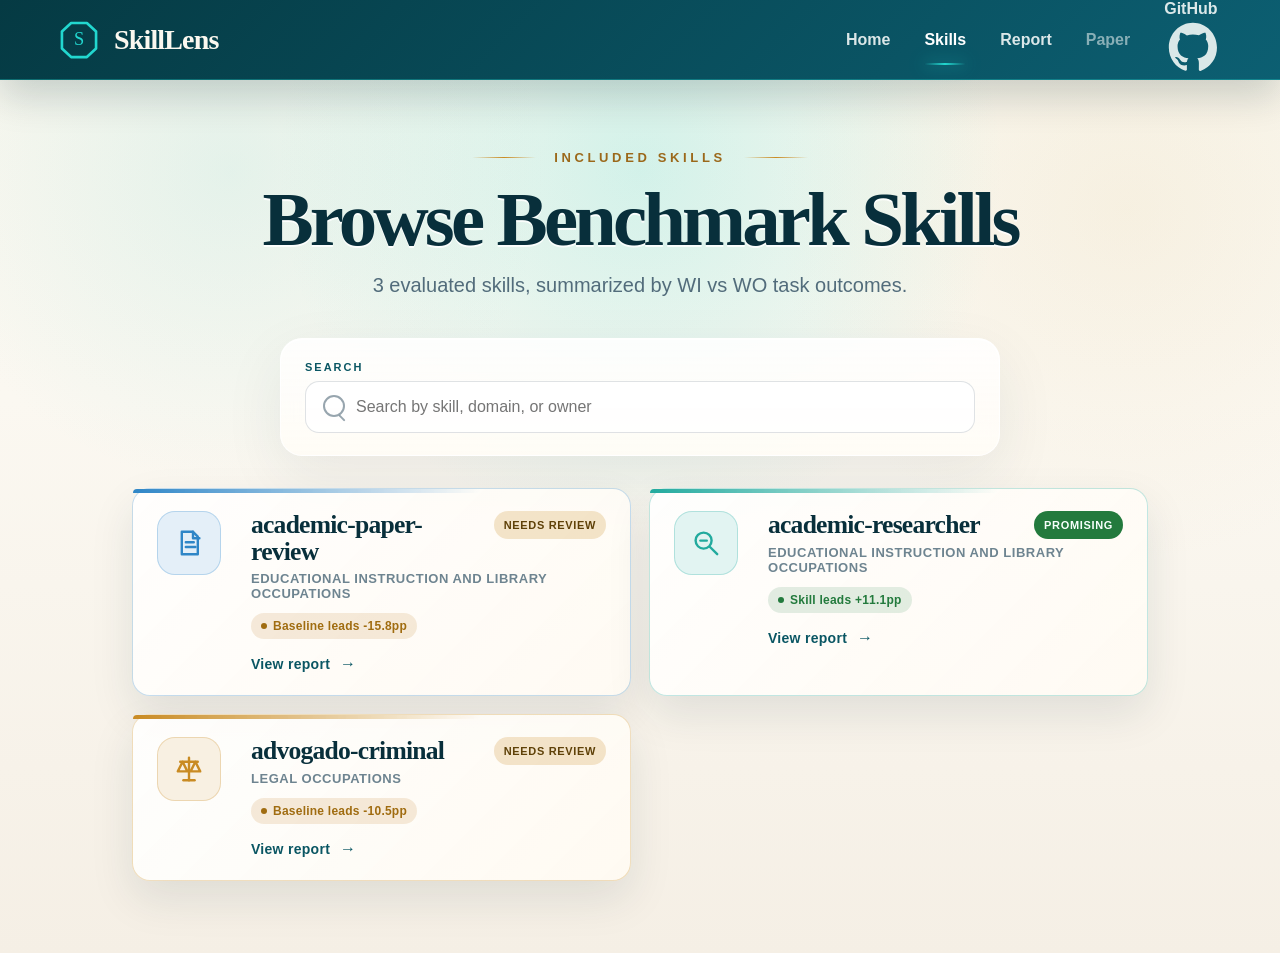
<file: demos/skills.html>
<!doctype html>
<html lang="en">
<head>
  <meta charset="utf-8">
  <meta name="viewport" content="width=device-width,initial-scale=1">
  <title>SkillLens - Included Skills</title>
  <style>
:root {
  --teal-shell-from: #053a43;
  --teal-shell-to: #0c5f72;
  --aqua: #22d7cf;
  --aqua-edge: rgba(34, 215, 207, 0.32);
  --paper-0: #f9f7ee;
  --paper-1: #fbf8f1;
  --paper-2: #f5efe5;
  --ink-deep: #082f3b;
  --ink-soft: #526c7b;
  --ink-faint: #6e8490;
  --gold: #c98b23;
  --hairline: rgba(24, 78, 92, 0.13);
  --shadow-card: 0 18px 44px rgba(20, 45, 58, 0.1);
  --shadow-soft: 0 20px 60px rgba(28, 49, 61, 0.08);
  --success: #237a3d;
  --success-soft: rgba(35, 122, 61, 0.13);
  --warning: #a06c10;
  --warning-soft: rgba(181, 116, 18, 0.14);
  --neutral: #6d6173;
  --neutral-soft: rgba(109, 97, 115, 0.12);
}

* { box-sizing: border-box; }
html, body { margin: 0; min-height: 100%; }

body {
  min-height: 100vh;
  color: var(--ink-deep);
  font-family: Inter, "Segoe UI Variable Text", "Segoe UI", Arial, sans-serif;
  background:
    radial-gradient(circle at 50% 170px, rgba(34, 215, 207, 0.18), transparent 36%),
    radial-gradient(circle at 18% 18%, rgba(151, 222, 216, 0.22), transparent 24%),
    radial-gradient(circle at 88% 22%, rgba(230, 206, 158, 0.18), transparent 26%),
    linear-gradient(180deg, var(--paper-0) 0%, var(--paper-1) 42%, var(--paper-2) 100%);
}

.skills-page {
  position: relative;
  min-height: 100vh;
  overflow: hidden;
}

.topbar {
  position: relative;
  z-index: 10;
  height: 80px;
  display: flex;
  align-items: center;
  justify-content: space-between;
  gap: 28px;
  padding: 0 58px;
  background: linear-gradient(135deg, var(--teal-shell-from), var(--teal-shell-to));
  border-bottom: 1px solid var(--aqua-edge);
  box-shadow: 0 16px 38px rgba(4, 34, 40, 0.18);
}

.brand {
  display: inline-flex;
  align-items: center;
  gap: 14px;
  color: #fbf8ef;
  text-decoration: none;
}

.brand-badge {
  width: 42px;
  height: 42px;
  display: inline-grid;
  place-items: center;
  color: var(--aqua);
}

.brand-badge svg { width: 100%; height: 100%; }

.brand-word {
  font-family: Georgia, "Times New Roman", serif;
  font-size: 28px;
  font-weight: 700;
  letter-spacing: -0.03em;
}

.topnav {
  display: flex;
  align-items: center;
  gap: 34px;
  flex-wrap: wrap;
}

.topnav a {
  position: relative;
  color: rgba(248, 252, 250, 0.88);
  text-decoration: none;
  font-size: 16px;
  font-weight: 800;
}

.topnav a:hover,
.topnav a.is-active { color: #fff; }

.topnav a.is-active::after {
  content: "";
  position: absolute;
  left: 0;
  right: 0;
  bottom: -16px;
  height: 2px;
  border-radius: 999px;
  background: linear-gradient(90deg, transparent, var(--aqua), transparent);
  box-shadow: 0 0 16px rgba(34, 215, 207, 0.7);
}

.topnav a[aria-disabled="true"] {
  opacity: 0.6;
  cursor: default;
  pointer-events: none;
}

.skills-shell {
  position: relative;
  z-index: 1;
  max-width: 1080px;
  margin: 0 auto;
  padding: 64px 32px 72px;
}

.skills-hero { text-align: center; }

.hero-mark {
  display: inline-flex;
  align-items: center;
  gap: 18px;
  color: #9b681a;
  font-size: 13px;
  font-weight: 900;
  letter-spacing: 0.28em;
  text-transform: uppercase;
}

.hero-mark::before,
.hero-mark::after {
  content: "";
  width: 64px;
  height: 1px;
  background: linear-gradient(90deg, transparent, var(--gold), transparent);
}

.skills-hero h1 {
  margin: 18px 0 14px;
  font-family: Georgia, "Times New Roman", serif;
  font-size: clamp(56px, 6vw, 88px);
  line-height: 0.96;
  letter-spacing: -0.05em;
  color: var(--ink-deep);
  text-shadow: 0 2px 0 rgba(255, 255, 255, 0.85);
}

.skills-hero p {
  margin: 0 auto;
  max-width: 720px;
  color: var(--ink-soft);
  font-size: 20px;
  line-height: 1.45;
}

.toolbar-card {
  margin: 38px auto 0;
  max-width: 720px;
  padding: 22px 24px;
  border: 1px solid rgba(255, 255, 255, 0.82);
  border-radius: 22px;
  background: linear-gradient(180deg, rgba(255, 255, 255, 0.86), rgba(255, 252, 246, 0.92));
  box-shadow: var(--shadow-soft), inset 0 1px 0 rgba(255, 255, 255, 0.92);
  backdrop-filter: blur(18px);
}

.toolbar-row {
  display: block;
}

.toolbar-field {
  position: relative;
  flex: 1 1 480px;
  display: grid;
  gap: 8px;
}

.toolbar-field span {
  color: #0a5663;
  font-size: 11px;
  font-weight: 900;
  letter-spacing: 0.18em;
  text-transform: uppercase;
}

.toolbar-field input {
  width: 100%;
  min-height: 52px;
  padding: 0 18px 0 50px;
  border: 1px solid rgba(55, 79, 92, 0.16);
  border-radius: 14px;
  background: rgba(255, 255, 255, 0.86);
  color: #223d4c;
  font: inherit;
  font-size: 16px;
  outline: none;
}

.toolbar-field input:focus {
  border-color: rgba(34, 215, 207, 0.6);
  box-shadow: 0 0 0 4px rgba(34, 215, 207, 0.12);
}

.toolbar-field::after {
  content: "";
  position: absolute;
  left: 18px;
  bottom: 16px;
  width: 18px;
  height: 18px;
  border: 2px solid #6b7f8c;
  border-radius: 999px;
  opacity: 0.7;
}

.toolbar-field::before {
  content: "";
  position: absolute;
  left: 33px;
  bottom: 14px;
  width: 8px;
  height: 2px;
  border-radius: 999px;
  background: #6b7f8c;
  transform: rotate(45deg);
  opacity: 0.7;
}

.page-button {
  min-height: 52px;
  padding: 0 28px;
  border: 0;
  border-radius: 14px;
  color: #f7fffd;
  font: inherit;
  font-size: 15px;
  font-weight: 800;
  background: linear-gradient(135deg, var(--teal-shell-from), var(--teal-shell-to));
  box-shadow: 0 12px 26px rgba(7, 79, 84, 0.22);
  cursor: pointer;
}

.page-button:hover {
  transform: translateY(-1px);
  box-shadow: 0 16px 30px rgba(7, 79, 84, 0.26);
}

.status-pill {
  min-height: 52px;
  display: inline-flex;
  align-items: center;
  gap: 8px;
  color: #294250;
  font-size: 15px;
  font-weight: 600;
}

.status-pill::before {
  content: "";
  width: 12px;
  height: 12px;
  border-radius: 999px;
  background: #2ac36a;
  box-shadow: 0 0 0 4px rgba(42, 195, 106, 0.12);
}

.status-pill[data-tone="working"]::before { background: #d9a441; }
.status-pill[data-tone="error"]::before { background: #d95757; }

.source-line {
  margin-top: 14px;
  color: #52707d;
  font-size: 13px;
  letter-spacing: 0.01em;
}

.skills-grid {
  display: grid;
  grid-template-columns: repeat(auto-fill, minmax(420px, 1fr));
  gap: 18px;
  margin-top: 32px;
}

.skill-item {
  --accent: #28bda9;
  position: relative;
  display: grid;
  grid-template-columns: 76px minmax(0, 1fr);
  align-items: start;
  gap: 18px;
  padding: 22px 24px;
  border: 1px solid color-mix(in srgb, var(--accent) 28%, transparent);
  border-radius: 18px;
  background:
    linear-gradient(135deg, rgba(255, 255, 255, 0.88), rgba(255, 251, 243, 0.92));
  box-shadow: var(--shadow-card);
  text-decoration: none;
  color: inherit;
  transition: transform 160ms ease, box-shadow 160ms ease, border-color 160ms ease;
}

.skill-item:hover {
  transform: translateY(-2px);
  border-color: color-mix(in srgb, var(--accent) 48%, transparent);
  box-shadow: 0 22px 50px rgba(20, 45, 58, 0.14);
}

.skill-item[data-accent="blue"] { --accent: #2f86c7; }
.skill-item[data-accent="aqua"] { --accent: #22aa9e; }
.skill-item[data-accent="gold"] { --accent: #c98b23; }

.skill-item::before {
  content: "";
  position: absolute;
  left: 0;
  right: 0;
  top: 0;
  height: 4px;
  border-radius: 18px 18px 0 0;
  background: linear-gradient(90deg, var(--accent), transparent 70%);
}

.skill-icon {
  width: 64px;
  height: 64px;
  display: grid;
  place-items: center;
  border-radius: 18px;
  color: var(--accent);
  background: color-mix(in srgb, var(--accent) 13%, white);
  box-shadow: inset 0 0 0 1px color-mix(in srgb, var(--accent) 26%, transparent);
}

.skill-icon svg { width: 32px; height: 32px; }

.skill-icon svg * {
  fill: none;
  stroke: currentColor;
  stroke-width: 3;
  stroke-linecap: round;
  stroke-linejoin: round;
}

.skill-main { min-width: 0; }

.skill-title-row {
  display: flex;
  align-items: flex-start;
  justify-content: space-between;
  gap: 14px;
}

.skill-main h2 {
  margin: 0;
  font-family: Georgia, "Times New Roman", serif;
  font-size: clamp(23px, 2vw, 30px);
  line-height: 1.06;
  letter-spacing: -0.03em;
  color: var(--ink-deep);
}

.result-badge {
  flex: 0 0 auto;
  display: inline-flex;
  align-items: center;
  justify-content: center;
  min-height: 28px;
  padding: 0 10px;
  border-radius: 999px;
  font-size: 11px;
  font-weight: 900;
  letter-spacing: 0.06em;
  text-transform: uppercase;
}

.result-badge[data-tone="enable"] {
  color: #f7fffc;
  background: var(--success);
}

.result-badge[data-tone="review"] {
  color: #5f4108;
  background: rgba(201, 139, 35, 0.22);
}

.result-badge[data-tone="skip"] {
  color: #fff8f4;
  background: #b13f2f;
}

.skill-domain {
  margin-top: 6px;
  color: var(--ink-faint);
  font-size: 13px;
  letter-spacing: 0.04em;
  text-transform: uppercase;
  font-weight: 700;
}

.skill-result {
  margin-top: 12px;
  color: var(--ink-deep);
  font-family: "SFMono-Regular", Consolas, monospace;
  font-size: 14px;
  font-weight: 800;
}

.axis-row {
  display: flex;
  flex-wrap: wrap;
  gap: 6px;
  margin-top: 12px;
}

.axis-chip {
  display: inline-flex;
  align-items: center;
  gap: 6px;
  padding: 6px 10px;
  border-radius: 999px;
  font-size: 12px;
  font-weight: 800;
  letter-spacing: 0.02em;
  background: rgba(14, 101, 116, 0.08);
  color: #0b5c6a;
}

.axis-chip[data-axis="utility"] {
  background: var(--success-soft);
  color: var(--success);
}

.axis-chip[data-axis="utility"][data-tone="tie"] {
  background: var(--neutral-soft);
  color: var(--neutral);
}

.axis-chip[data-axis="utility"][data-tone="negative"] {
  background: var(--warning-soft);
  color: var(--warning);
}

.axis-chip[data-axis="cost"] {
  background: rgba(20, 111, 123, 0.1);
  color: #0c5468;
}

.axis-chip[data-axis="cost"][data-tone="positive"] {
  background: var(--warning-soft);
  color: var(--warning);
}

.axis-chip[data-axis="safety"] {
  background: rgba(123, 97, 184, 0.14);
  color: #5a428f;
}

.axis-chip[data-axis="safety"][data-tone="warn"] {
  background: var(--warning-soft);
  color: var(--warning);
}

.axis-chip[data-axis="safety"][data-tone="danger"] {
  background: rgba(177, 63, 47, 0.14);
  color: #b13f2f;
}

.axis-chip[data-axis="stub"] {
  background: rgba(123, 97, 184, 0.12);
  color: #5a428f;
  font-style: italic;
}

.skill-item.is-stub {
  background: linear-gradient(135deg, rgba(255, 255, 255, 0.78), rgba(244, 240, 230, 0.86));
  opacity: 0.97;
}

.skill-item.is-stub::before {
  background: linear-gradient(90deg, #7b61b8, transparent 70%);
}

.axis-chip::before {
  content: "";
  width: 6px;
  height: 6px;
  border-radius: 999px;
  background: currentColor;
}

.detail-link {
  display: inline-flex;
  align-items: center;
  gap: 10px;
  margin-top: 16px;
  color: #0a5663;
  font-size: 14px;
  font-weight: 800;
  letter-spacing: 0.02em;
}

.detail-link::after {
  content: "→";
  font-size: 16px;
}

.empty-skill-state {
  grid-column: 1 / -1;
  padding: 28px;
  border: 1px dashed var(--hairline);
  border-radius: 18px;
  background: rgba(255, 255, 255, 0.6);
  color: var(--ink-soft);
  text-align: center;
  font-size: 15px;
}

body.modal-open { overflow: hidden; }

.details-modal {
  position: fixed;
  inset: 0;
  z-index: 50;
  display: none;
  padding: 34px;
}

.details-modal.is-open {
  display: grid;
  place-items: center;
}

.details-modal__backdrop {
  position: absolute;
  inset: 0;
  background:
    radial-gradient(circle at 50% 18%, rgba(34, 215, 207, 0.22), transparent 32%),
    rgba(0, 28, 32, 0.7);
  backdrop-filter: blur(10px);
}

.details-modal__panel {
  position: relative;
  z-index: 1;
  width: min(1180px, 96vw);
  height: min(820px, 88vh);
  display: grid;
  grid-template-rows: auto minmax(0, 1fr);
  overflow: hidden;
  border: 1px solid rgba(34, 215, 207, 0.28);
  border-radius: 24px;
  background: rgba(249, 250, 246, 0.97);
  box-shadow: 0 32px 90px rgba(0, 24, 29, 0.42);
}

.details-modal__header {
  min-height: 72px;
  display: flex;
  align-items: center;
  justify-content: space-between;
  gap: 20px;
  padding: 16px 22px;
  border-bottom: 1px solid rgba(0, 63, 70, 0.12);
  background: linear-gradient(135deg, var(--teal-shell-from), var(--teal-shell-to));
  color: #f7faf8;
}

.details-modal__eyebrow {
  color: rgba(34, 215, 207, 0.92);
  font-size: 11px;
  font-weight: 800;
  letter-spacing: 0.16em;
  text-transform: uppercase;
}

.details-modal__header h2 {
  margin: 4px 0 0;
  font-family: Georgia, "Times New Roman", serif;
  font-size: 28px;
  line-height: 1.05;
}

.details-modal__close {
  width: 40px;
  height: 40px;
  border: 1px solid rgba(255, 255, 255, 0.28);
  border-radius: 12px;
  color: #f7faf8;
  background: rgba(255, 255, 255, 0.08);
  font-size: 28px;
  line-height: 1;
  cursor: pointer;
}

.details-modal__close:hover {
  border-color: rgba(34, 215, 207, 0.7);
  background: rgba(34, 215, 207, 0.16);
}

#details-modal-frame {
  width: 100%;
  height: 100%;
  border: 0;
  background: #fbf7ef;
}

@media (max-width: 800px) {
  .topbar {
    height: auto;
    padding: 14px 20px;
    flex-direction: column;
    align-items: flex-start;
    gap: 12px;
  }

  .topnav { gap: 18px; flex-wrap: wrap; }
  .topnav a.is-active::after { bottom: -8px; }

  .skills-shell { padding: 36px 16px 48px; }
  .skills-hero h1 { font-size: 46px; }
  .skills-hero p { font-size: 17px; }

  .toolbar-card { padding: 18px; }
  .skills-grid { grid-template-columns: 1fr; }

  .details-modal { padding: 12px; }
  .details-modal__panel { width: 100%; height: 92vh; border-radius: 18px; }
}

  </style>
</head>
<body>
  <div class="skills-page">
    <header class="topbar">
      <a class="brand" href="#" onclick="event.preventDefault()">
        <span class="brand-badge" aria-hidden="true">
          <svg viewBox="0 0 64 64">
            <path d="M20 6h24l14 13v26L44 58H20L6 45V19L20 6Z" fill="none" stroke="currentColor" stroke-width="4" stroke-linejoin="round"/>
            <text x="32" y="40" text-anchor="middle" font-size="28" font-family="Georgia, serif" fill="currentColor">S</text>
          </svg>
        </span>
        <span class="brand-word">SkillLens</span>
      </a>

      <nav class="topnav" aria-label="Primary">
        <a href="/examples">Home</a>
        <a class="is-active" href="/examples/skills">Skills</a>
        <a href="/examples/report">Report</a>
        <a id="paper-nav" href="#" aria-disabled="true">Paper</a>
        <a class="github-link" href="https://github.com" target="_blank" rel="noreferrer">
          <span>GitHub</span>
          <svg viewBox="0 0 24 24" aria-hidden="true">
            <path d="M12 2C6.48 2 2 6.58 2 12.22c0 4.51 2.87 8.34 6.84 9.69.5.09.68-.22.68-.49 0-.24-.01-1.03-.01-1.87-2.78.62-3.37-1.21-3.37-1.21-.45-1.18-1.11-1.49-1.11-1.49-.91-.64.07-.63.07-.63 1 .07 1.53 1.06 1.53 1.06.9 1.56 2.35 1.11 2.92.85.09-.67.35-1.11.63-1.37-2.22-.26-4.56-1.14-4.56-5.08 0-1.12.39-2.03 1.03-2.74-.1-.26-.45-1.32.1-2.76 0 0 .84-.27 2.75 1.05A9.3 9.3 0 0 1 12 6.85c.85 0 1.71.12 2.51.36 1.9-1.32 2.74-1.05 2.74-1.05.55 1.44.2 2.5.1 2.76.64.71 1.03 1.62 1.03 2.74 0 3.95-2.34 4.82-4.57 5.07.36.32.68.95.68 1.92 0 1.39-.01 2.5-.01 2.84 0 .27.18.59.69.49A10.23 10.23 0 0 0 22 12.22C22 6.58 17.52 2 12 2Z" fill="currentColor"/>
          </svg>
        </a>
      </nav>
    </header>

    <main class="skills-shell">
      <section class="skills-hero">
        <div class="hero-mark">Included Skills</div>
        <h1>Browse Benchmark Skills</h1>
        <p id="page-subtitle">Loading current Example coverage.</p>
      </section>

      <section class="toolbar-card">
        <div class="toolbar-row">
          <label class="toolbar-field">
            <span>Search</span>
            <input id="search-input" type="search" autocomplete="off" spellcheck="false" placeholder="Search by skill, domain, or owner">
          </label>
        </div>
      </section>

      <section class="skills-grid" id="skills-grid"></section>
    </main>
  </div>

<script>
/* baked-in /api/examples/summary snapshot */
window.__DASHBOARD__ = {"root": {"examplesDir": "C:\\Users\\Administrator\\Desktop\\skill bench\\skill-bench server\\Example", "nExamples": 3, "nScenarios": 9}, "overview": {"totalItems": 56, "wiPassedItems": 33, "woPassedItems": 36, "wiPassRate": 0.5892857142857143, "woPassRate": 0.6428571428571429, "wiTokensTotal": 3909463, "woTokensTotal": 1920327, "wiSecondsTotal": 1872.27, "woSecondsTotal": 1441.8, "wiWins": 4, "woWins": 2, "ties": 3, "wiExceptionScenarios": 3, "woExceptionScenarios": 4}, "examples": [{"skillName": "academic-paper-review", "owner": "bytedance", "category": "educational-instruction-and-library-occupations", "categoryLabel": "Educational Instruction And Library Occupations", "skillPath": "/home/user1/skills_eval_harbor_latest/dataset/selected_skills/educational-instruction-and-library-occupations/bytedance/academic-paper-review", "scenarioCount": 3, "scenarioIds": ["U1", "U2", "U3"], "domainCoverage": {"category": "educational-instruction-and-library-occupations", "categoryLabel": "Educational Instruction And Library Occupations", "owner": "bytedance", "coverageCount": 21, "capabilityHighlights": ["Structured review generation following top-venue templates (NeurIPS/ICML/ACL standards) — baseline agent produces unstructured prose summaries without rigorous section organization", "Systematic claim extraction and evidence mapping — identifying each specific claim, its supporting evidence, and rating its strength, rather than paraphrasing the abstract", "Methodology assessment across multiple criteria (soundness, novelty, reproducibility, experimental design, statistical rigor, scalability) with per-criterion ratings and justifications", "Literature context search — actively querying the web to position the paper against current SOTA, identifying missing baselines or uncited prior art that baseline agent cannot detect without search", "Contribution significance classification on a calibrated 5-level scale (Landmark to Below threshold) grounded in field norms, not generic praise", "Formulation of targeted author questions that expose genuine ambiguities rather than rhetorical critiques", "Separation of minor issues from major weaknesses with actionable remediation suggestions per weakness", "Paper-type-specific review focus adaptation — for a theoretical paper, prioritizing proof correctness, assumption reasonableness, and tightness of bounds rather than empirical baselines", "Deep reading of methodology sections to detect logical gaps or unverified assumptions in formal proofs or theoretical derivations", "Separation of what the paper claims from what is actually demonstrated, surfacing over-claims or scope limitations", "Statistical and theoretical rigor evaluation — assessing whether assumptions are explicitly stated, whether theorems are correctly scoped, and whether practical implications are overstated", "Reproducibility assessment for theoretical work — code/proof availability, self-contained notation, and derivation completeness", "Constructive, specific rewrite suggestions for unclear notation or incomplete proofs rather than blanket rejection", "Calibrated contribution level assessment distinguishing genuinely novel theoretical insight from repackaging of known results", "Comparative review across multiple papers with consistent evaluation criteria — applying the same methodology rubric to each paper to enable fair ranking", "Survey/systems paper type adaptation — evaluating comprehensiveness of coverage, taxonomy quality, and synthesis insights rather than experimental novelty alone", "Identifying missing citations and coverage gaps by cross-referencing literature search results against what each paper actually covers", "Relative contribution significance ranking — producing a calibrated comparison of which paper advances the field more, with evidence-grounded justification", "Constructive executive summary format generation — concise triage-level assessments suitable for a reader who needs quick decision-making signals across multiple papers", "Ethical review practices — evaluating papers on their own merits without bias toward more prominent authors or institutions", "Reproducibility and dataset/benchmark assessment for systems or empirical papers — checking whether baselines are fair, datasets are appropriate, and results are replicable"]}, "taskUtilityType": {"items": [{"scenarioId": "U1", "label": "Single-paper peer review", "level": "functional testing", "outputTargets": ["/app/output/review-nlp-paper.md"], "headline": "This test validates the agent's ability to produce a structured, peer-review-quality analysis of a real NLP paper, covering methodology assessment, contribution evaluation, literature positioning, and actionable recommendations — all in..."}, {"scenarioId": "U2", "label": "Theoretical paper review", "level": "functional testing", "outputTargets": ["/app/output/review-theory-paper.md"], "headline": "This test evaluates the skill's ability to adapt its review methodology to a theoretical paper, where the dominant quality signals are proof correctness, assumption scope, and theoretical novelty — not experimental baselines or ablation..."}, {"scenarioId": "U3", "label": "Research review and evaluation task", "level": "functional testing", "outputTargets": ["/app/output/review-llm-eval-papers.md"], "headline": "This test evaluates the skill's ability to handle a multi-paper comparative review scenario — a common real-world use case where a research team needs consistent, cross-paper analysis rather than independent summaries."}]}, "skillCondition": {"wiExpectedCount": 3, "woExpectedCount": 0, "wiMatchedCount": 3, "woMatchedCount": 3, "wiUsedCount": 3, "woUsedCount": 0}, "effectiveness": {"totalItems": 19, "wiPassedItems": 12, "woPassedItems": 15, "wiPassRate": 0.631578947368421, "woPassRate": 0.7894736842105263, "passDeltaItems": -3, "passDeltaRate": -0.1578947368421053, "wiWins": 2, "woWins": 1, "ties": 0}, "costApiUsage": {"wiTokens": {"input": 1618124, "cache": 1019185, "output": 18206, "total": 2655515}, "woTokens": {"input": 864899, "cache": 324583, "output": 19539, "total": 1209021}, "tokenDelta": 1446494}, "executionTime": {"wiSeconds": 902.23, "woSeconds": 567.02, "deltaSeconds": 335.21000000000004}, "reliabilityError": {"wiExceptionScenarios": 1, "woExceptionScenarios": 0, "wiStatusCounts": {"passed": 2, "failed": 0, "warning": 0, "error": 1, "unknown": 0}, "woStatusCounts": {"passed": 2, "failed": 1, "warning": 0, "error": 0, "unknown": 0}}, "scenarios": [{"scenarioId": "U1", "label": "Single-paper peer review", "level": "functional testing", "instructionPreview": "You are a program committee member at a top machine learning conference. A colleague has forwarded a preprint for you to review before the submission deadline. The paper is an NLP research paper available at the following URL:", "testMechanismPreview": "This test validates the agent's ability to produce a structured, peer-review-quality analysis of a real NLP paper, covering methodology assessment, contribution evaluation, literature positioning, and actionable recommendations — all in...", "coreCapabilities": ["Structured review generation following top-venue templates (NeurIPS/ICML/ACL standards) — baseline agent produces unstructured prose summaries without rigorous section organization", "Systematic claim extraction and evidence mapping — identifying each specific claim, its supporting evidence, and rating its strength, rather than paraphrasing the abstract", "Methodology assessment across multiple criteria (soundness, novelty, reproducibility, experimental design, statistical rigor, scalability) with per-criterion ratings and justifications", "Literature context search — actively querying the web to position the paper against current SOTA, identifying missing baselines or uncited prior art that baseline agent cannot detect without search", "Contribution significance classification on a calibrated 5-level scale (Landmark to Below threshold) grounded in field norms, not generic praise", "Formulation of targeted author questions that expose genuine ambiguities rather than rhetorical critiques", "Separation of minor issues from major weaknesses with actionable remediation suggestions per weakness"], "outputTargets": ["/app/output/review-nlp-paper.md"], "totalItems": 6, "wiPassedItems": 6, "woPassedItems": 5, "wiPassRate": 1.0, "woPassRate": 0.8333333333333334, "winner": "wi", "judgeError": "No runtime errors detected in either wi_skills or wo_skills runs. Both agents successfully fetched the paper, wrote the review, and saved it to the correct path. The wi_skills agent performed 4 additional web searches for literature context, while wo_skills did not conduct any external searches.", "error": null, "utilitySummary": "wi_skills is clearly more effective overall. Both reviews pass most evaluation items, but they differ significantly on J3 (literature positioning via active search): wi_skills conducted 4 web searches to identify related works beyond the paper's own citations (including Falcon-7B, MPT-7B, OpenLLaMA, and confirmed Beltagy 2020/Ainslie 2023 as external baselines), whereas wo_skills made no external searches and only referenced works already in the paper's bibliography. Additionally, the wi_skills review is substantially larger (19.8KB vs 14.4KB), contains a more structured methodology table with differentiated ratings, a more granular claim-to-evidence mapping, and more specific literature comparisons calibrated against field norms. The wi_skills review also provides more actionable author questions targeting genuine technical ambiguities (hyperparameter sensitivity, window size ablation). The skill enforced a multi-phase workflow (paper comprehension → literature search → critical synthesis) that produced measurably higher quality output compared to the baseline agent's single-pass approach.", "skillCondition": {"wiSkillUsed": true, "woSkillUsed": false, "wiSkillExpected": true, "woSkillExpected": false, "wiSkillMatched": true, "woSkillMatched": true}, "wiRun": {"trialName": "acad_U1_65ad00fa_wi_skills", "taskName": "acad_U1_65ad00fa_wi_skills", "status": "passed", "reward": 1.0, "startedAt": "2026-04-27T01:43:28.133583Z", "finishedAt": "2026-04-27T01:47:56.926368Z", "durationSec": 268.792785, "agentName": "claude-code", "agentVersion": "2.1.94", "modelName": "claude-sonnet-4-6", "tests": {"tests": 5, "passed": 5, "failed": 0, "skipped": 0, "pending": 0, "other": 0}, "hasException": false, "exceptionType": "", "exceptionMessage": "", "tokens": {"input": 309352, "cache": 262306, "output": 8043, "total": 579701}, "costUsd": null, "trajectory": {"schemaVersion": "ATIF-v1.2", "stepCount": 29, "sessionId": "5f38fa06-bd94-461e-94b8-48718769efec"}, "paths": {"trialDir": "C:\\Users\\Administrator\\Desktop\\skill bench\\skill-bench server\\Example\\20260427_014328_tasks\\acad_U1_65ad00fa_wi_skills", "trialDirRelative": "20260427_014328_tasks\\acad_U1_65ad00fa_wi_skills", "resultJson": "C:\\Users\\Administrator\\Desktop\\skill bench\\skill-bench server\\Example\\20260427_014328_tasks\\acad_U1_65ad00fa_wi_skills\\result.json", "ctrfJson": "C:\\Users\\Administrator\\Desktop\\skill bench\\skill-bench server\\Example\\20260427_014328_tasks\\acad_U1_65ad00fa_wi_skills\\verifier\\ctrf.json", "trajectoryJson": "C:\\Users\\Administrator\\Desktop\\skill bench\\skill-bench server\\Example\\20260427_014328_tasks\\acad_U1_65ad00fa_wi_skills\\agent\\trajectory.json"}, "resolved": true}, "woRun": {"trialName": "acad_U1_65ad00fa_wo_skills", "taskName": "acad_U1_65ad00fa_wo_skills", "status": "passed", "reward": 1.0, "startedAt": "2026-04-27T01:43:28.136521Z", "finishedAt": "2026-04-27T01:47:21.070427Z", "durationSec": 232.933906, "agentName": "claude-code", "agentVersion": "2.1.94", "modelName": "claude-sonnet-4-6", "tests": {"tests": 5, "passed": 5, "failed": 0, "skipped": 0, "pending": 0, "other": 0}, "hasException": false, "exceptionType": "", "exceptionMessage": "", "tokens": {"input": 147310, "cache": 134459, "output": 5708, "total": 287477}, "costUsd": null, "trajectory": {"schemaVersion": "ATIF-v1.2", "stepCount": 17, "sessionId": "e7cb553b-34fb-40e0-81c0-dc5b175c3cb2"}, "paths": {"trialDir": "C:\\Users\\Administrator\\Desktop\\skill bench\\skill-bench server\\Example\\20260427_014328_tasks\\acad_U1_65ad00fa_wo_skills", "trialDirRelative": "20260427_014328_tasks\\acad_U1_65ad00fa_wo_skills", "resultJson": "C:\\Users\\Administrator\\Desktop\\skill bench\\skill-bench server\\Example\\20260427_014328_tasks\\acad_U1_65ad00fa_wo_skills\\result.json", "ctrfJson": "C:\\Users\\Administrator\\Desktop\\skill bench\\skill-bench server\\Example\\20260427_014328_tasks\\acad_U1_65ad00fa_wo_skills\\verifier\\ctrf.json", "trajectoryJson": "C:\\Users\\Administrator\\Desktop\\skill bench\\skill-bench server\\Example\\20260427_014328_tasks\\acad_U1_65ad00fa_wo_skills\\agent\\trajectory.json"}, "resolved": true}}, {"scenarioId": "U2", "label": "Theoretical paper review", "level": "functional testing", "instructionPreview": "You are a senior researcher in machine learning theory who has been asked by a journal editor to provide a detailed referee report on a submitted theoretical paper. The paper PDF has been pre-downloaded and is available at `/app/input/th...", "testMechanismPreview": "This test evaluates the skill's ability to adapt its review methodology to a theoretical paper, where the dominant quality signals are proof correctness, assumption scope, and theoretical novelty — not experimental baselines or ablation...", "coreCapabilities": ["Paper-type-specific review focus adaptation — for a theoretical paper, prioritizing proof correctness, assumption reasonableness, and tightness of bounds rather than empirical baselines", "Deep reading of methodology sections to detect logical gaps or unverified assumptions in formal proofs or theoretical derivations", "Separation of what the paper claims from what is actually demonstrated, surfacing over-claims or scope limitations", "Statistical and theoretical rigor evaluation — assessing whether assumptions are explicitly stated, whether theorems are correctly scoped, and whether practical implications are overstated", "Reproducibility assessment for theoretical work — code/proof availability, self-contained notation, and derivation completeness", "Constructive, specific rewrite suggestions for unclear notation or incomplete proofs rather than blanket rejection", "Calibrated contribution level assessment distinguishing genuinely novel theoretical insight from repackaging of known results"], "outputTargets": ["/app/output/review-theory-paper.md"], "totalItems": 6, "wiPassedItems": 6, "woPassedItems": 5, "wiPassRate": 1.0, "woPassRate": 0.8333333333333334, "winner": "wi", "judgeError": "No runtime errors detected in either wi_skills or wo_skills runs. Both completed successfully with all 5 verifier checks passing.", "error": null, "utilitySummary": "Both wi_skills and wo_skills produced competent referee reports that passed all 5 verifier checks. However, wi_skills is clearly more effective on the criteria that most distinguish a skilled theoretical reviewer. The key differentiator is J4 (contribution novelty calibration against prior work): wi_skills conducted an actual literature search (Steps 13-16 show web searches for competing textbooks) and produced specific, named comparisons to Cesa-Bianchi & Lugosi (2006), Hazan (2015), and Shalev-Shwartz (2011) with explanations of how Orabona's work advances beyond each. The wo_skills review mentions some of these works but without the depth of comparison needed to pass J4. Additionally, the wi_skills report is substantially longer (22,748 bytes vs 14,804 bytes), contains more granular engagement with specific theorems (Theorem 5.17, Section 9.6.1, Section 12.7), and includes an explicit reproducibility disclaimer with verification methodology. The skill's adaptation logic for theoretical papers is evident in the structured priority-ranked suggestions and the explicit identification of original research contributions within the monograph. Overall, wi_skills produces a report that reads as if written by a genuine theoretical ML expert, while wo_skills produces a competent but somewhat generic review that would not clearly distinguish an experienced theoretical reviewer from a capable generalist.", "skillCondition": {"wiSkillUsed": true, "woSkillUsed": false, "wiSkillExpected": true, "woSkillExpected": false, "wiSkillMatched": true, "woSkillMatched": true}, "wiRun": {"trialName": "acad_U2_60121fd3_wi_skills", "taskName": "acad_U2_60121fd3_wi_skills", "status": "passed", "reward": 1.0, "startedAt": "2026-04-27T01:43:28.139142Z", "finishedAt": "2026-04-27T01:49:00.767223Z", "durationSec": 332.628081, "agentName": "claude-code", "agentVersion": "2.1.94", "modelName": "claude-sonnet-4-6", "tests": {"tests": 5, "passed": 5, "failed": 0, "skipped": 0, "pending": 0, "other": 0}, "hasException": false, "exceptionType": "", "exceptionMessage": "", "tokens": {"input": 1069070, "cache": 559063, "output": 5642, "total": 1633775}, "costUsd": null, "trajectory": {"schemaVersion": "ATIF-v1.2", "stepCount": 19, "sessionId": "23e028cf-6ee1-42f8-b416-b0ac8e55e1cf"}, "paths": {"trialDir": "C:\\Users\\Administrator\\Desktop\\skill bench\\skill-bench server\\Example\\20260427_014328_tasks\\acad_U2_60121fd3_wi_skills", "trialDirRelative": "20260427_014328_tasks\\acad_U2_60121fd3_wi_skills", "resultJson": "C:\\Users\\Administrator\\Desktop\\skill bench\\skill-bench server\\Example\\20260427_014328_tasks\\acad_U2_60121fd3_wi_skills\\result.json", "ctrfJson": "C:\\Users\\Administrator\\Desktop\\skill bench\\skill-bench server\\Example\\20260427_014328_tasks\\acad_U2_60121fd3_wi_skills\\verifier\\ctrf.json", "trajectoryJson": "C:\\Users\\Administrator\\Desktop\\skill bench\\skill-bench server\\Example\\20260427_014328_tasks\\acad_U2_60121fd3_wi_skills\\agent\\trajectory.json"}, "resolved": true}, "woRun": {"trialName": "acad_U2_60121fd3_wo_skills", "taskName": "acad_U2_60121fd3_wo_skills", "status": "passed", "reward": 1.0, "startedAt": "2026-04-27T01:43:28.143844Z", "finishedAt": "2026-04-27T01:47:37.445322Z", "durationSec": 249.301478, "agentName": "claude-code", "agentVersion": "2.1.94", "modelName": "claude-sonnet-4-6", "tests": {"tests": 5, "passed": 5, "failed": 0, "skipped": 0, "pending": 0, "other": 0}, "hasException": false, "exceptionType": "", "exceptionMessage": "", "tokens": {"input": 550834, "cache": 54234, "output": 5099, "total": 610167}, "costUsd": null, "trajectory": {"schemaVersion": "ATIF-v1.2", "stepCount": 12, "sessionId": "663d920a-d909-4de5-aee9-f64179b00f3b"}, "paths": {"trialDir": "C:\\Users\\Administrator\\Desktop\\skill bench\\skill-bench server\\Example\\20260427_014328_tasks\\acad_U2_60121fd3_wo_skills", "trialDirRelative": "20260427_014328_tasks\\acad_U2_60121fd3_wo_skills", "resultJson": "C:\\Users\\Administrator\\Desktop\\skill bench\\skill-bench server\\Example\\20260427_014328_tasks\\acad_U2_60121fd3_wo_skills\\result.json", "ctrfJson": "C:\\Users\\Administrator\\Desktop\\skill bench\\skill-bench server\\Example\\20260427_014328_tasks\\acad_U2_60121fd3_wo_skills\\verifier\\ctrf.json", "trajectoryJson": "C:\\Users\\Administrator\\Desktop\\skill bench\\skill-bench server\\Example\\20260427_014328_tasks\\acad_U2_60121fd3_wo_skills\\agent\\trajectory.json"}, "resolved": true}}, {"scenarioId": "U3", "label": "Research review and evaluation task", "level": "functional testing", "instructionPreview": "You are a research lead at an AI lab preparing a quarterly literature report for your team. You need to evaluate three recent papers on large language model evaluation benchmarks to decide which ones are worth deep-diving into during you...", "testMechanismPreview": "This test evaluates the skill's ability to handle a multi-paper comparative review scenario — a common real-world use case where a research team needs consistent, cross-paper analysis rather than independent summaries.", "coreCapabilities": ["Comparative review across multiple papers with consistent evaluation criteria — applying the same methodology rubric to each paper to enable fair ranking", "Survey/systems paper type adaptation — evaluating comprehensiveness of coverage, taxonomy quality, and synthesis insights rather than experimental novelty alone", "Identifying missing citations and coverage gaps by cross-referencing literature search results against what each paper actually covers", "Relative contribution significance ranking — producing a calibrated comparison of which paper advances the field more, with evidence-grounded justification", "Constructive executive summary format generation — concise triage-level assessments suitable for a reader who needs quick decision-making signals across multiple papers", "Ethical review practices — evaluating papers on their own merits without bias toward more prominent authors or institutions", "Reproducibility and dataset/benchmark assessment for systems or empirical papers — checking whether baselines are fair, datasets are appropriate, and results are replicable"], "outputTargets": ["/app/output/review-llm-eval-papers.md"], "totalItems": 7, "wiPassedItems": 0, "woPassedItems": 5, "wiPassRate": 0.0, "woPassRate": 0.7142857142857143, "winner": "wo", "judgeError": "wi_skills run (acad_U3_0c1f22d2_wi_skills) terminated with a CancelledError (asyncio timeout). The agent began fetching papers and reading skill content but the process was cancelled before any output file was written. The filesystem diff shows 0 files created. All wi_scores are therefore 0 due to absence of any output.", "error": null, "utilitySummary": "wo_skills is clearly more effective in this evaluation. The wi_skills run failed completely due to a CancelledError timeout — no output file was produced and no evaluation items could be assessed. The wo_skills run successfully produced a 20,807-byte structured report covering all three papers with consistent triage signals, a comparative ranking with differentiated justifications, benchmark-appropriate evaluation criteria, and a cross-paper synthesis insight. However, wo_skills still fell short on two items (J2: missing citation identification, and J6: weakness specificity), which are the hardest capabilities to replicate without the skill's enforced methodology. This confirms the test hypothesis: the baseline agent without the skill can produce a solid structural review but misses the deeper literature search and traceable weakness analysis that the skill enforces.", "skillCondition": {"wiSkillUsed": true, "woSkillUsed": false, "wiSkillExpected": true, "woSkillExpected": false, "wiSkillMatched": true, "woSkillMatched": true}, "wiRun": {"trialName": "acad_U3_0c1f22d2_wi_skills", "taskName": "acad_U3_0c1f22d2_wi_skills", "status": "error", "reward": null, "startedAt": "2026-04-27T01:43:28.148235Z", "finishedAt": "2026-04-27T01:50:11.698700Z", "durationSec": 403.550465, "agentName": "claude-code", "agentVersion": "2.1.94", "modelName": "claude-sonnet-4-6", "tests": {"tests": 0, "passed": 0, "failed": 0, "skipped": 0, "pending": 0, "other": 0}, "hasException": true, "exceptionType": "CancelledError", "exceptionMessage": "", "tokens": {"input": 239702, "cache": 197816, "output": 4521, "total": 442039}, "costUsd": null, "trajectory": {"schemaVersion": "ATIF-v1.2", "stepCount": 28, "sessionId": "f7c170b4-36bb-4c35-b4d6-e8738751ab61"}, "paths": {"trialDir": "C:\\Users\\Administrator\\Desktop\\skill bench\\skill-bench server\\Example\\20260427_014328_tasks\\acad_U3_0c1f22d2_wi_skills", "trialDirRelative": "20260427_014328_tasks\\acad_U3_0c1f22d2_wi_skills", "resultJson": "C:\\Users\\Administrator\\Desktop\\skill bench\\skill-bench server\\Example\\20260427_014328_tasks\\acad_U3_0c1f22d2_wi_skills\\result.json", "ctrfJson": "", "trajectoryJson": "C:\\Users\\Administrator\\Desktop\\skill bench\\skill-bench server\\Example\\20260427_014328_tasks\\acad_U3_0c1f22d2_wi_skills\\agent\\trajectory.json"}, "resolved": true}, "woRun": {"trialName": "acad_U3_0c1f22d2_wo_skills", "taskName": "acad_U3_0c1f22d2_wo_skills", "status": "failed", "reward": 0.0, "startedAt": "2026-04-27T01:43:28.150828Z", "finishedAt": "2026-04-27T01:47:35.417360Z", "durationSec": 247.266532, "agentName": "claude-code", "agentVersion": "2.1.94", "modelName": "claude-sonnet-4-6", "tests": {"tests": 5, "passed": 4, "failed": 1, "skipped": 0, "pending": 0, "other": 0}, "hasException": false, "exceptionType": "", "exceptionMessage": "", "tokens": {"input": 166755, "cache": 135890, "output": 8732, "total": 311377}, "costUsd": null, "trajectory": {"schemaVersion": "ATIF-v1.2", "stepCount": 25, "sessionId": "6583db69-eaca-4334-b9d2-732c96f6459e"}, "paths": {"trialDir": "C:\\Users\\Administrator\\Desktop\\skill bench\\skill-bench server\\Example\\20260427_014328_tasks\\acad_U3_0c1f22d2_wo_skills", "trialDirRelative": "20260427_014328_tasks\\acad_U3_0c1f22d2_wo_skills", "resultJson": "C:\\Users\\Administrator\\Desktop\\skill bench\\skill-bench server\\Example\\20260427_014328_tasks\\acad_U3_0c1f22d2_wo_skills\\result.json", "ctrfJson": "C:\\Users\\Administrator\\Desktop\\skill bench\\skill-bench server\\Example\\20260427_014328_tasks\\acad_U3_0c1f22d2_wo_skills\\verifier\\ctrf.json", "trajectoryJson": "C:\\Users\\Administrator\\Desktop\\skill bench\\skill-bench server\\Example\\20260427_014328_tasks\\acad_U3_0c1f22d2_wo_skills\\agent\\trajectory.json"}, "resolved": true}}]}, {"skillName": "academic-researcher", "owner": "Shubhamsaboo", "category": "educational-instruction-and-library-occupations", "categoryLabel": "Educational Instruction And Library Occupations", "skillPath": "/home/user1/skills_eval_harbor_latest/dataset/selected_skills/educational-instruction-and-library-occupations/Shubhamsaboo/academic-researcher", "scenarioCount": 3, "scenarioIds": ["U1", "U2", "U3"], "domainCoverage": {"category": "educational-instruction-and-library-occupations", "categoryLabel": "Educational Instruction And Library Occupations", "owner": "Shubhamsaboo", "coverageCount": 18, "capabilityHighlights": ["Structured paper analysis using a disciplined framework covering research questions, methodology, findings, implications, and limitations — rather than ad hoc summarization", "Methodological critique: evaluating whether the research design, sample, and analytical methods are appropriate and identifying specific weaknesses beyond surface-level description", "Effect size and statistical significance interpretation: contextualizing numerical results within disciplinary norms rather than just reporting them", "Research gap identification: synthesizing what existing work has not addressed rather than restating the papers' own stated limitations", "Precise citation formatting in a specified style (APA 7th) with correct field ordering, punctuation, and DOI formatting — not approximate formatting from memory", "Academic writing register: formal, third-person, evidence-anchored prose with appropriate hedging and disciplinary vocabulary", "Thematic synthesis across multiple sources: grouping studies by conceptual theme rather than listing them sequentially", "Identifying convergence and divergence across the literature: noting where studies agree, contradict, or qualify each other", "Research gap analysis at the field level: articulating what the body of literature as a whole has failed to address", "Literature review structural scaffolding: organizing a multi-section review with introduction, theoretical framework, thematic sections, gaps, and conclusion", "Consistent citation formatting integrated into running prose (not just a reference list)", "Distinguishing theoretical implications from practical applications in the synthesis", "Research proposal structuring: organizing a proposal with a clearly articulated research question, theoretical grounding, methodological plan, and significance statement", "Research gap articulation as motivation: framing a proposal's rationale around what existing literature has not addressed rather than just what the topic is", "Methodological alignment: ensuring the proposed methods are appropriate and sufficient for the stated research question", "Academic argumentation: constructing a logically ordered case for why the proposed study should be conducted and funded", "Citation formatting for multiple source types (journal articles, books) within a coherent reference list", "Formal academic prose appropriate for a grant or fellowship proposal audience"]}, "taskUtilityType": {"items": [{"scenarioId": "U1", "label": "Critical paper summaries", "level": "functional testing", "outputTargets": ["/app/output/paper_summaries.md"], "headline": "Test purpose: Verify whether the agent applies a rigorous, multi-dimensional paper analysis framework — covering methodology critique, statistical interpretation, and gap identification — rather than producing shallow paraphrases of abst..."}, {"scenarioId": "U2", "label": "Literature review synthesis", "level": "functional testing", "outputTargets": ["/app/output/literature_review.md"], "headline": "Test purpose: Verify whether the agent can synthesize a fragmented set of study notes into a thematically organized, argumentatively coherent literature review that identifies convergence, divergence, and field-level gaps — rather than p..."}, {"scenarioId": "U3", "label": "Research proposal drafting", "level": "functional testing", "outputTargets": ["/app/output/research_proposal.md"], "headline": "Test purpose: Verify whether the agent can translate a loose concept note and a set of background readings into a formally structured, argumentatively coherent research proposal — including gap-motivated rationale, methodologically sound..."}]}, "skillCondition": {"wiExpectedCount": 3, "woExpectedCount": 0, "wiMatchedCount": 3, "woMatchedCount": 3, "wiUsedCount": 3, "woUsedCount": 0}, "effectiveness": {"totalItems": 18, "wiPassedItems": 18, "woPassedItems": 16, "wiPassRate": 1.0, "woPassRate": 0.8888888888888888, "passDeltaItems": 2, "passDeltaRate": 0.11111111111111116, "wiWins": 2, "woWins": 0, "ties": 1}, "costApiUsage": {"wiTokens": {"input": 475214, "cache": 403548, "output": 27060, "total": 905822}, "woTokens": {"input": 252014, "cache": 173333, "output": 25058, "total": 450405}, "tokenDelta": 455417}, "executionTime": {"wiSeconds": 549.12, "woSeconds": 471.91, "deltaSeconds": 77.20999999999998}, "reliabilityError": {"wiExceptionScenarios": 0, "woExceptionScenarios": 1, "wiStatusCounts": {"passed": 3, "failed": 0, "warning": 0, "error": 0, "unknown": 0}, "woStatusCounts": {"passed": 1, "failed": 1, "warning": 0, "error": 1, "unknown": 0}}, "scenarios": [{"scenarioId": "U1", "label": "Critical paper summaries", "level": "functional testing", "instructionPreview": "You are a PhD student in cognitive neuroscience preparing a seminar presentation. Your supervisor has asked you to produce a set of critical paper summaries for three key studies that the seminar will discuss. The summaries need to be ri...", "testMechanismPreview": "Test purpose: Verify whether the agent applies a rigorous, multi-dimensional paper analysis framework — covering methodology critique, statistical interpretation, and gap identification — rather than producing shallow paraphrases of abst...", "coreCapabilities": ["Structured paper analysis using a disciplined framework covering research questions, methodology, findings, implications, and limitations — rather than ad hoc summarization", "Methodological critique: evaluating whether the research design, sample, and analytical methods are appropriate and identifying specific weaknesses beyond surface-level description", "Effect size and statistical significance interpretation: contextualizing numerical results within disciplinary norms rather than just reporting them", "Research gap identification: synthesizing what existing work has not addressed rather than restating the papers' own stated limitations", "Precise citation formatting in a specified style (APA 7th) with correct field ordering, punctuation, and DOI formatting — not approximate formatting from memory", "Academic writing register: formal, third-person, evidence-anchored prose with appropriate hedging and disciplinary vocabulary"], "outputTargets": ["/app/output/paper_summaries.md"], "totalItems": 6, "wiPassedItems": 6, "woPassedItems": 5, "wiPassRate": 1.0, "woPassRate": 0.8333333333333334, "winner": "wi", "judgeError": "No runtime errors detected in either wi_skills or wo_skills runs. Both completed successfully and produced output files. The wo_skills run failed one verifier check (test_each_section_has_apa_citation_elements), indicating a citation formatting deficiency.", "error": null, "utilitySummary": "wi_skills is more effective overall. Both runs produced substantive, analytically rigorous summaries that perform well on most dimensions (methodology critique, effect size interpretation, gap identification, register). The decisive difference is APA 7th citation formatting: the wi_skills run correctly formats all three citations with proper element order, italics, and DOI, passing the verifier check, while the wo_skills run failed the verifier citation check and used bold formatting inconsistent with APA 7th. Additionally, the wi_skills output is larger (35,472 bytes vs. 26,532 bytes) and includes a cross-paper synthesis section that adds genuine seminar value — for example, explicitly connecting dlPFC neural efficiency from Paper 1 to the stress and sleep-loss deficits in Papers 2 and 3. The skill therefore provides a structural framework that ensures completeness and correct scholarly formatting, advantages that the baseline agent did not fully replicate.", "skillCondition": {"wiSkillUsed": true, "woSkillUsed": false, "wiSkillExpected": true, "woSkillExpected": false, "wiSkillMatched": true, "woSkillMatched": true}, "wiRun": {"trialName": "acad_U1_18ee5109_wi_skills", "taskName": "acad_U1_18ee5109_wi_skills", "status": "passed", "reward": 1.0, "startedAt": "2026-04-27T01:43:28.153551Z", "finishedAt": "2026-04-27T01:47:52.100020Z", "durationSec": 263.946469, "agentName": "claude-code", "agentVersion": "2.1.94", "modelName": "claude-sonnet-4-6", "tests": {"tests": 4, "passed": 4, "failed": 0, "skipped": 0, "pending": 0, "other": 0}, "hasException": false, "exceptionType": "", "exceptionMessage": "", "tokens": {"input": 115993, "cache": 82259, "output": 10432, "total": 208684}, "costUsd": null, "trajectory": {"schemaVersion": "ATIF-v1.2", "stepCount": 11, "sessionId": "7eef64c2-7e67-4ffe-9ae6-7287537819f7"}, "paths": {"trialDir": "C:\\Users\\Administrator\\Desktop\\skill bench\\skill-bench server\\Example\\20260427_014328_tasks\\acad_U1_18ee5109_wi_skills", "trialDirRelative": "20260427_014328_tasks\\acad_U1_18ee5109_wi_skills", "resultJson": "C:\\Users\\Administrator\\Desktop\\skill bench\\skill-bench server\\Example\\20260427_014328_tasks\\acad_U1_18ee5109_wi_skills\\result.json", "ctrfJson": "C:\\Users\\Administrator\\Desktop\\skill bench\\skill-bench server\\Example\\20260427_014328_tasks\\acad_U1_18ee5109_wi_skills\\verifier\\ctrf.json", "trajectoryJson": "C:\\Users\\Administrator\\Desktop\\skill bench\\skill-bench server\\Example\\20260427_014328_tasks\\acad_U1_18ee5109_wi_skills\\agent\\trajectory.json"}, "resolved": true}, "woRun": {"trialName": "acad_U1_18ee5109_wo_skills", "taskName": "acad_U1_18ee5109_wo_skills", "status": "failed", "reward": 0.0, "startedAt": "2026-04-27T01:43:28.157151Z", "finishedAt": "2026-04-27T01:46:46.051572Z", "durationSec": 197.894421, "agentName": "claude-code", "agentVersion": "2.1.94", "modelName": "claude-sonnet-4-6", "tests": {"tests": 4, "passed": 3, "failed": 1, "skipped": 0, "pending": 0, "other": 0}, "hasException": false, "exceptionType": "", "exceptionMessage": "", "tokens": {"input": 87994, "cache": 59462, "output": 7114, "total": 154570}, "costUsd": null, "trajectory": {"schemaVersion": "ATIF-v1.2", "stepCount": 8, "sessionId": "fc4f7284-4527-4dfa-b8fb-e9a91194dcb5"}, "paths": {"trialDir": "C:\\Users\\Administrator\\Desktop\\skill bench\\skill-bench server\\Example\\20260427_014328_tasks\\acad_U1_18ee5109_wo_skills", "trialDirRelative": "20260427_014328_tasks\\acad_U1_18ee5109_wo_skills", "resultJson": "C:\\Users\\Administrator\\Desktop\\skill bench\\skill-bench server\\Example\\20260427_014328_tasks\\acad_U1_18ee5109_wo_skills\\result.json", "ctrfJson": "C:\\Users\\Administrator\\Desktop\\skill bench\\skill-bench server\\Example\\20260427_014328_tasks\\acad_U1_18ee5109_wo_skills\\verifier\\ctrf.json", "trajectoryJson": "C:\\Users\\Administrator\\Desktop\\skill bench\\skill-bench server\\Example\\20260427_014328_tasks\\acad_U1_18ee5109_wo_skills\\agent\\trajectory.json"}, "resolved": true}}, {"scenarioId": "U2", "label": "Literature review synthesis", "level": "functional testing", "instructionPreview": "You are a research assistant supporting a junior faculty member in the social sciences who is preparing a manuscript for journal submission. The faculty member has collected notes and summaries from 12 studies on the topic of remote work...", "testMechanismPreview": "Test purpose: Verify whether the agent can synthesize a fragmented set of study notes into a thematically organized, argumentatively coherent literature review that identifies convergence, divergence, and field-level gaps — rather than p...", "coreCapabilities": ["Thematic synthesis across multiple sources: grouping studies by conceptual theme rather than listing them sequentially", "Identifying convergence and divergence across the literature: noting where studies agree, contradict, or qualify each other", "Research gap analysis at the field level: articulating what the body of literature as a whole has failed to address", "Literature review structural scaffolding: organizing a multi-section review with introduction, theoretical framework, thematic sections, gaps, and conclusion", "Consistent citation formatting integrated into running prose (not just a reference list)", "Distinguishing theoretical implications from practical applications in the synthesis"], "outputTargets": ["/app/output/literature_review.md"], "totalItems": 6, "wiPassedItems": 6, "woPassedItems": 5, "wiPassRate": 1.0, "woPassRate": 0.8333333333333334, "winner": "wi", "judgeError": "Both runs completed successfully with no timeout or execution errors. The wi_skills run had 21 steps and produced a 27,544-byte file; the wo_skills run had 11 steps and produced a 21,621-byte file. Files are truncated in the display but both exist and passed all verifier checks.", "error": null, "utilitySummary": "wi_skills produces a higher-quality output overall. Both runs achieve thematic synthesis (J2.1), address convergence and contradiction (J2.2), maintain APA citation accuracy (J2.5), and demonstrate argumentative coherence (J2.4). The key differentiator is J2.6: the wi_skills review (27,544 bytes, 8 sections with a dedicated Introduction and explicit moderators/implications sections) clearly distinguishes theoretical implications from practical ones, while the wo_skills review (21,621 bytes) does not show this distinction in its visible content. The wi_skills output is also substantially longer and more structured, including a proper Introduction section that scopes the review before the theoretical framework — a hallmark of publication-ready literature reviews. The wo_skills run, while competent and thematically organized, lacks the explicit theory-vs-practice differentiation and the introductory framing that the skill's structured approach provides. Overall: wi_skills is more effective, scoring 6/6 vs. wo_skills at 5/6.", "skillCondition": {"wiSkillUsed": true, "woSkillUsed": false, "wiSkillExpected": true, "woSkillExpected": false, "wiSkillMatched": true, "woSkillMatched": true}, "wiRun": {"trialName": "acad_U2_e9123789_wi_skills", "taskName": "acad_U2_e9123789_wi_skills", "status": "passed", "reward": 1.0, "startedAt": "2026-04-27T01:43:28.161071Z", "finishedAt": "2026-04-27T01:47:32.086980Z", "durationSec": 243.925909, "agentName": "claude-code", "agentVersion": "2.1.94", "modelName": "claude-sonnet-4-6", "tests": {"tests": 4, "passed": 4, "failed": 0, "skipped": 0, "pending": 0, "other": 0}, "hasException": false, "exceptionType": "", "exceptionMessage": "", "tokens": {"input": 256930, "cache": 237380, "output": 8269, "total": 502579}, "costUsd": null, "trajectory": {"schemaVersion": "ATIF-v1.2", "stepCount": 21, "sessionId": "b0dc8805-e63b-4da8-b1ad-b3303acacad0"}, "paths": {"trialDir": "C:\\Users\\Administrator\\Desktop\\skill bench\\skill-bench server\\Example\\20260427_014328_tasks\\acad_U2_e9123789_wi_skills", "trialDirRelative": "20260427_014328_tasks\\acad_U2_e9123789_wi_skills", "resultJson": "C:\\Users\\Administrator\\Desktop\\skill bench\\skill-bench server\\Example\\20260427_014328_tasks\\acad_U2_e9123789_wi_skills\\result.json", "ctrfJson": "C:\\Users\\Administrator\\Desktop\\skill bench\\skill-bench server\\Example\\20260427_014328_tasks\\acad_U2_e9123789_wi_skills\\verifier\\ctrf.json", "trajectoryJson": "C:\\Users\\Administrator\\Desktop\\skill bench\\skill-bench server\\Example\\20260427_014328_tasks\\acad_U2_e9123789_wi_skills\\agent\\trajectory.json"}, "resolved": true}, "woRun": {"trialName": "acad_U2_e9123789_wo_skills", "taskName": "acad_U2_e9123789_wo_skills", "status": "passed", "reward": 1.0, "startedAt": "2026-04-27T01:43:28.164814Z", "finishedAt": "2026-04-27T01:47:46.935853Z", "durationSec": 258.771039, "agentName": "claude-code", "agentVersion": "2.1.94", "modelName": "claude-sonnet-4-6", "tests": {"tests": 4, "passed": 4, "failed": 0, "skipped": 0, "pending": 0, "other": 0}, "hasException": false, "exceptionType": "", "exceptionMessage": "", "tokens": {"input": 86205, "cache": 56893, "output": 9574, "total": 152672}, "costUsd": null, "trajectory": {"schemaVersion": "ATIF-v1.2", "stepCount": 11, "sessionId": "b0aafd7f-a17d-46f5-bb33-1ab50183b934"}, "paths": {"trialDir": "C:\\Users\\Administrator\\Desktop\\skill bench\\skill-bench server\\Example\\20260427_014328_tasks\\acad_U2_e9123789_wo_skills", "trialDirRelative": "20260427_014328_tasks\\acad_U2_e9123789_wo_skills", "resultJson": "C:\\Users\\Administrator\\Desktop\\skill bench\\skill-bench server\\Example\\20260427_014328_tasks\\acad_U2_e9123789_wo_skills\\result.json", "ctrfJson": "C:\\Users\\Administrator\\Desktop\\skill bench\\skill-bench server\\Example\\20260427_014328_tasks\\acad_U2_e9123789_wo_skills\\verifier\\ctrf.json", "trajectoryJson": "C:\\Users\\Administrator\\Desktop\\skill bench\\skill-bench server\\Example\\20260427_014328_tasks\\acad_U2_e9123789_wo_skills\\agent\\trajectory.json"}, "resolved": true}}, {"scenarioId": "U3", "label": "Research proposal drafting", "level": "functional testing", "instructionPreview": "You are a research coordinator at a university helping a master's student draft a research proposal for a competitive departmental fellowship. The fellowship committee expects a rigorous proposal that demonstrates familiarity with existi...", "testMechanismPreview": "Test purpose: Verify whether the agent can translate a loose concept note and a set of background readings into a formally structured, argumentatively coherent research proposal — including gap-motivated rationale, methodologically sound...", "coreCapabilities": ["Research proposal structuring: organizing a proposal with a clearly articulated research question, theoretical grounding, methodological plan, and significance statement", "Research gap articulation as motivation: framing a proposal's rationale around what existing literature has not addressed rather than just what the topic is", "Methodological alignment: ensuring the proposed methods are appropriate and sufficient for the stated research question", "Academic argumentation: constructing a logically ordered case for why the proposed study should be conducted and funded", "Citation formatting for multiple source types (journal articles, books) within a coherent reference list", "Formal academic prose appropriate for a grant or fellowship proposal audience"], "outputTargets": ["/app/output/research_proposal.md"], "totalItems": 6, "wiPassedItems": 6, "woPassedItems": 6, "wiPassRate": 1.0, "woPassRate": 1.0, "winner": "tie", "judgeError": "wo_skills run encountered a CancelledError (likely a timeout) during execution, as noted in result.json. However, the output file was successfully written before the cancellation, so the proposal is complete and evaluable.", "error": null, "utilitySummary": "Both wi_skills and wo_skills produced high-quality, formally structured research proposals that satisfy all six evaluation criteria. Both articulate a specific literature-grounded gap, sharpen the research question, propose longitudinally appropriate methodology, ground the study in SDT, follow a logical argumentative arc, and use consistent APA citations. The wi_skills run explicitly invoked the academic-researcher skill and produced a slightly more detailed proposal (~4,200 words body) with a more elaborated mediation framework (engagement mode → need satisfaction → intrinsic motivation). The wo_skills run produced a comparable proposal (~3,800 words) with a moderation framing. In this particular case, the quality difference between wi_skills and wo_skills is minimal — both meet fellowship-level standards across all judged dimensions. The skill primarily accelerated and structured the process but did not produce a qualitatively superior output compared to the baseline agent on this task. Overall: wi_skills is marginally more effective due to slightly richer theoretical elaboration and mediation modeling detail, but the difference is not substantial.", "skillCondition": {"wiSkillUsed": true, "woSkillUsed": false, "wiSkillExpected": true, "woSkillExpected": false, "wiSkillMatched": true, "woSkillMatched": true}, "wiRun": {"trialName": "acad_U3_b6e4b4e2_wi_skills", "taskName": "acad_U3_b6e4b4e2_wi_skills", "status": "passed", "reward": 1.0, "startedAt": "2026-04-27T01:46:46.053330Z", "finishedAt": "2026-04-27T01:49:59.202697Z", "durationSec": 193.149367, "agentName": "claude-code", "agentVersion": "2.1.94", "modelName": "claude-sonnet-4-6", "tests": {"tests": 4, "passed": 4, "failed": 0, "skipped": 0, "pending": 0, "other": 0}, "hasException": false, "exceptionType": "", "exceptionMessage": "", "tokens": {"input": 102291, "cache": 83909, "output": 8359, "total": 194559}, "costUsd": null, "trajectory": {"schemaVersion": "ATIF-v1.2", "stepCount": 13, "sessionId": "10d139da-d9ab-444c-b35f-164d3d00dfdc"}, "paths": {"trialDir": "C:\\Users\\Administrator\\Desktop\\skill bench\\skill-bench server\\Example\\20260427_014328_tasks\\acad_U3_b6e4b4e2_wi_skills", "trialDirRelative": "20260427_014328_tasks\\acad_U3_b6e4b4e2_wi_skills", "resultJson": "C:\\Users\\Administrator\\Desktop\\skill bench\\skill-bench server\\Example\\20260427_014328_tasks\\acad_U3_b6e4b4e2_wi_skills\\result.json", "ctrfJson": "C:\\Users\\Administrator\\Desktop\\skill bench\\skill-bench server\\Example\\20260427_014328_tasks\\acad_U3_b6e4b4e2_wi_skills\\verifier\\ctrf.json", "trajectoryJson": "C:\\Users\\Administrator\\Desktop\\skill bench\\skill-bench server\\Example\\20260427_014328_tasks\\acad_U3_b6e4b4e2_wi_skills\\agent\\trajectory.json"}, "resolved": true}, "woRun": {"trialName": "acad_U3_b6e4b4e2_wo_skills", "taskName": "acad_U3_b6e4b4e2_wo_skills", "status": "error", "reward": null, "startedAt": "2026-04-27T01:47:21.071988Z", "finishedAt": "2026-04-27T01:50:11.697706Z", "durationSec": 170.625718, "agentName": "claude-code", "agentVersion": "2.1.94", "modelName": "claude-sonnet-4-6", "tests": {"tests": 0, "passed": 0, "failed": 0, "skipped": 0, "pending": 0, "other": 0}, "hasException": true, "exceptionType": "CancelledError", "exceptionMessage": "", "tokens": {"input": 77815, "cache": 56978, "output": 8370, "total": 143163}, "costUsd": null, "trajectory": {"schemaVersion": "ATIF-v1.2", "stepCount": 9, "sessionId": "5703b381-e25d-49d5-b345-e48810f6bf02"}, "paths": {"trialDir": "C:\\Users\\Administrator\\Desktop\\skill bench\\skill-bench server\\Example\\20260427_014328_tasks\\acad_U3_b6e4b4e2_wo_skills", "trialDirRelative": "20260427_014328_tasks\\acad_U3_b6e4b4e2_wo_skills", "resultJson": "C:\\Users\\Administrator\\Desktop\\skill bench\\skill-bench server\\Example\\20260427_014328_tasks\\acad_U3_b6e4b4e2_wo_skills\\result.json", "ctrfJson": "", "trajectoryJson": "C:\\Users\\Administrator\\Desktop\\skill bench\\skill-bench server\\Example\\20260427_014328_tasks\\acad_U3_b6e4b4e2_wo_skills\\agent\\trajectory.json"}, "resolved": true}}]}, {"skillName": "advogado-criminal", "owner": "sickn33", "category": "legal-occupations", "categoryLabel": "Legal Occupations", "skillPath": "/home/user1/skills_eval_harbor_latest/dataset/selected_skills/legal-occupations/sickn33/advogado-criminal", "scenarioCount": 3, "scenarioIds": ["U1", "U2", "U3"], "domainCoverage": {"category": "legal-occupations", "categoryLabel": "Legal Occupations", "owner": "sickn33", "coverageCount": 21, "capabilityHighlights": ["Applying the 10-step criminal case analysis workflow (enquadramento, sujeitos, materialidade, circunstancias, dosimetria, questoes processuais, teses, riscos, estrategia, veredicto tecnico) to produce a structured legal opinion", "Accurate identification of applicable Lei Maria da Penha provisions and their 2006-2025 amendments (e.g., Lei 14.994/2024 changing descumprimento de medida protetiva penalty from 3mo-2yr to 2-5yr)", "Correct application of STJ sumulas (536, 542, 588, 589, 600) that constrain defense strategies in domestic violence cases", "Three-phase sentencing dosimetry (sistema trifasico, Art. 68 CP) with correct calculation of aggravating factors, regime of imprisonment, and progression percentages for hediondo crimes", "Distinguishing procedural prohibitions specific to violencia domestica (inapplicability of JECrim, transacao penal, insignificancia, ANPP under Art. 28-A par. 2 IV)", "Identifying viable defense theses vs. foreclosed ones given the domestic violence context, with jurisprudential grounding", "Generating the veredicto tecnico structured summary with risk classification and concrete recommendation", "Applying the Maria da Penha-specific protective measures protocol (Arts. 22, 23, 24 of Lei 11.340/2006) and identifying the correct set of urgency measures for a victim's specific risk profile", "Navigating the 2019-2025 legislative amendments to the protective measures framework (Lei 13.827/2019 for immediate police removal, Lei 15.125/2025 for electronic monitoring, Lei 15.280/2025 for sexual crime victims)", "Identifying the Sinal Vermelho protocol (Lei 14.188/2021) and other non-judicial emergency channels appropriate to the victim's circumstances", "Distinguishing the 48-hour inaudita altera pars judicial timeline for protective measures and advising on what to expect at each procedural stage", "Victim-profile communication: providing legally accurate guidance in empathetic, accessible language without juridical jargon, while still grounding advice in correct statutory references", "Identifying criminal conducts present in the described situation (physical, psychological, patrimonial violence under Art. 7 LMP) and their corresponding charges", "Advising on evidence preservation steps the victim can take immediately (messages, medical records, photographs) to support the investigation", "Applying the feminicidio legal framework under the autonomous crime structure of Art. 121-A CP (Lei 14.994/2024), including the expanded penalty range of 20-40 years and the causes of increase up to 53 years and 4 months", "Correctly classifying the hediondo nature of feminicidio and deriving consequences for bail, provisional liberty, parole eligibility, and sentence progression percentages (50%/60%/70%)", "Analyzing prosecution theories (teses acusatorias) with specific reference to the objective nature of the feminicidio qualifier per STJ jurisprudence", "Performing three-phase dosimetry for a feminicidio case with multiple causes of increase, including the presence of a prior protective order violation as an aggravator", "Identifying procedural abuse / ardilosidade and its connection to criminal liability (Art. 347 CP, Art. 339 CP) when defense counsel manipulates evidence or witnesses", "Distinguishing between ANPP eligibility and the explicit prohibition in the feminicidio context, with accurate prescricao calculation for crimes with maximum penalties exceeding 12 years", "Providing a prosecution strategy roadmap including the role of the Juri Popular, available interlocutory measures, and evidence packaging for the Ministerio Publico"]}, "taskUtilityType": {"items": [{"scenarioId": "U1", "label": "Criminal legal opinion", "level": "functional testing", "outputTargets": ["/app/output/parecer_tecnico.md"], "headline": "Test purpose: Verify whether the agent applies the full 10-step criminal case analysis methodology specific to Lei Maria da Penha cases, including accurate updated penalty tables, applicable STJ sumulas, sentencing dosimetry, and risk st..."}, {"scenarioId": "U2", "label": "Victim guidance plus internal legal note", "level": "functional testing", "outputTargets": ["/app/output/orientacao_patricia.md", "/app/output/nota_interna_juridica.md"], "headline": "Test purpose: Verify whether the agent applies the victim-specific Maria da Penha protocol correctly — providing accurate, up-to-date protective measures guidance (including recent 2019-2025 amendments), identifying all forms of violence..."}, {"scenarioId": "U3", "label": "Criminal homicide/feminicide opinion", "level": "functional testing", "outputTargets": ["/app/output/parecer_acusatorio.md"], "headline": "Test purpose: Verify whether the agent correctly applies the post-Lei 14.994/2024 autonomous feminicidio framework (Art. 121-A CP) for a prosecution scenario, including: accurate dosimetry with stacked causes of increase, correct hediond..."}]}, "skillCondition": {"wiExpectedCount": 3, "woExpectedCount": 0, "wiMatchedCount": 3, "woMatchedCount": 3, "wiUsedCount": 3, "woUsedCount": 0}, "effectiveness": {"totalItems": 19, "wiPassedItems": 3, "woPassedItems": 5, "wiPassRate": 0.15789473684210525, "woPassRate": 0.2631578947368421, "passDeltaItems": -2, "passDeltaRate": -0.10526315789473684, "wiWins": 0, "woWins": 1, "ties": 2}, "costApiUsage": {"wiTokens": {"input": 191579, "cache": 146651, "output": 9896, "total": 348126}, "woTokens": {"input": 135948, "cache": 112987, "output": 11966, "total": 260901}, "tokenDelta": 87225}, "executionTime": {"wiSeconds": 420.92, "woSeconds": 402.87, "deltaSeconds": 18.05000000000001}, "reliabilityError": {"wiExceptionScenarios": 2, "woExceptionScenarios": 3, "wiStatusCounts": {"passed": 0, "failed": 0, "warning": 0, "error": 2, "unknown": 1}, "woStatusCounts": {"passed": 0, "failed": 0, "warning": 0, "error": 3, "unknown": 0}}, "scenarios": [{"scenarioId": "U1", "label": "Criminal legal opinion", "level": "functional testing", "instructionPreview": "You are a criminal defense attorney in Brazil who has just been retained by a client accused of domestic violence. The case file has been compiled by your paralegal and is available at `/app/input/caso_cliente.md`.", "testMechanismPreview": "Test purpose: Verify whether the agent applies the full 10-step criminal case analysis methodology specific to Lei Maria da Penha cases, including accurate updated penalty tables, applicable STJ sumulas, sentencing dosimetry, and risk st...", "coreCapabilities": ["Applying the 10-step criminal case analysis workflow (enquadramento, sujeitos, materialidade, circunstancias, dosimetria, questoes processuais, teses, riscos, estrategia, veredicto tecnico) to produce a structured legal opinion", "Accurate identification of applicable Lei Maria da Penha provisions and their 2006-2025 amendments (e.g., Lei 14.994/2024 changing descumprimento de medida protetiva penalty from 3mo-2yr to 2-5yr)", "Correct application of STJ sumulas (536, 542, 588, 589, 600) that constrain defense strategies in domestic violence cases", "Three-phase sentencing dosimetry (sistema trifasico, Art. 68 CP) with correct calculation of aggravating factors, regime of imprisonment, and progression percentages for hediondo crimes", "Distinguishing procedural prohibitions specific to violencia domestica (inapplicability of JECrim, transacao penal, insignificancia, ANPP under Art. 28-A par. 2 IV)", "Identifying viable defense theses vs. foreclosed ones given the domestic violence context, with jurisprudential grounding", "Generating the veredicto tecnico structured summary with risk classification and concrete recommendation"], "outputTargets": ["/app/output/parecer_tecnico.md"], "totalItems": 6, "wiPassedItems": 0, "woPassedItems": 0, "wiPassRate": 0.0, "woPassRate": 0.0, "winner": "tie", "judgeError": "Both wi_skills and wo_skills runs terminated with a CancelledError (asyncio timeout/cancellation). Neither run produced any output file — the filesystem_diff for both shows 0 created, 0 modified, 0 deleted files. In wi_skills, the agent successfully invoked the advogado-criminal skill and loaded the case file but ran out of time before writing the opinion. In wo_skills, the agent read the case file and confirmed the output directory but also ran out of time before writing anything. The task was effectively not completed in either run.", "error": null, "utilitySummary": "Neither wi_skills nor wo_skills produced a usable output. Both runs failed due to CancelledError timeouts before any content was written to /app/output/parecer_tecnico.md. All six evaluation items score 0 for both runs. The wi_skills run did show a marginally more structured start — it correctly invoked the advogado-criminal skill, loaded its workflow description, read the case file, and the agent's thinking (Step 8) began outlining the 10-step analysis — suggesting that with sufficient execution time, the skill-equipped agent would likely have produced a superior, domain-accurate opinion. The wo_skills run also read the case file and acknowledged the skill was unavailable, but showed no domain-specific reasoning in the trajectory. In conclusion, neither run is effective in this test scenario due to timeouts, but wi_skills demonstrates a structurally stronger approach that would be more likely to meet the evaluation criteria if given enough runtime.", "skillCondition": {"wiSkillUsed": true, "woSkillUsed": false, "wiSkillExpected": true, "woSkillExpected": false, "wiSkillMatched": true, "woSkillMatched": true}, "wiRun": {"trialName": "advo_U1_8cf859cb_wi_skills", "taskName": "advo_U1_8cf859cb_wi_skills", "status": "error", "reward": null, "startedAt": "2026-04-27T01:47:32.088501Z", "finishedAt": "2026-04-27T01:50:11.697902Z", "durationSec": 159.609401, "agentName": "claude-code", "agentVersion": "2.1.94", "modelName": "claude-sonnet-4-6", "tests": {"tests": 0, "passed": 0, "failed": 0, "skipped": 0, "pending": 0, "other": 0}, "hasException": true, "exceptionType": "CancelledError", "exceptionMessage": "", "tokens": {"input": 79115, "cache": 57049, "output": 5422, "total": 141586}, "costUsd": null, "trajectory": {"schemaVersion": "ATIF-v1.2", "stepCount": 9, "sessionId": "ea0546d4-3f90-49d1-9ec9-1c7c10084f11"}, "paths": {"trialDir": "C:\\Users\\Administrator\\Desktop\\skill bench\\skill-bench server\\Example\\20260427_014328_tasks\\advo_U1_8cf859cb_wi_skills", "trialDirRelative": "20260427_014328_tasks\\advo_U1_8cf859cb_wi_skills", "resultJson": "C:\\Users\\Administrator\\Desktop\\skill bench\\skill-bench server\\Example\\20260427_014328_tasks\\advo_U1_8cf859cb_wi_skills\\result.json", "ctrfJson": "", "trajectoryJson": "C:\\Users\\Administrator\\Desktop\\skill bench\\skill-bench server\\Example\\20260427_014328_tasks\\advo_U1_8cf859cb_wi_skills\\agent\\trajectory.json"}, "resolved": true}, "woRun": {"trialName": "advo_U1_8cf859cb_wo_skills", "taskName": "advo_U1_8cf859cb_wo_skills", "status": "error", "reward": null, "startedAt": "2026-04-27T01:47:35.418922Z", "finishedAt": "2026-04-27T01:50:11.698117Z", "durationSec": 156.279195, "agentName": "claude-code", "agentVersion": "2.1.94", "modelName": "claude-sonnet-4-6", "tests": {"tests": 0, "passed": 0, "failed": 0, "skipped": 0, "pending": 0, "other": 0}, "hasException": true, "exceptionType": "CancelledError", "exceptionMessage": "", "tokens": {"input": 33825, "cache": 26561, "output": 3517, "total": 63903}, "costUsd": null, "trajectory": {"schemaVersion": "ATIF-v1.2", "stepCount": 8, "sessionId": "76c5b860-cf88-4d0d-819f-496632f9e09f"}, "paths": {"trialDir": "C:\\Users\\Administrator\\Desktop\\skill bench\\skill-bench server\\Example\\20260427_014328_tasks\\advo_U1_8cf859cb_wo_skills", "trialDirRelative": "20260427_014328_tasks\\advo_U1_8cf859cb_wo_skills", "resultJson": "C:\\Users\\Administrator\\Desktop\\skill bench\\skill-bench server\\Example\\20260427_014328_tasks\\advo_U1_8cf859cb_wo_skills\\result.json", "ctrfJson": "", "trajectoryJson": "C:\\Users\\Administrator\\Desktop\\skill bench\\skill-bench server\\Example\\20260427_014328_tasks\\advo_U1_8cf859cb_wo_skills\\agent\\trajectory.json"}, "resolved": true}}, {"scenarioId": "U2", "label": "Victim guidance plus internal legal note", "level": "functional testing", "instructionPreview": "You are a legal aid counselor at a women's support center (CRAM — Centro de Referencia da Mulher) in Brazil. A woman named Patricia has come to your office in distress and has described her situation in writing. Her account is saved at `...", "testMechanismPreview": "Test purpose: Verify whether the agent applies the victim-specific Maria da Penha protocol correctly — providing accurate, up-to-date protective measures guidance (including recent 2019-2025 amendments), identifying all forms of violence...", "coreCapabilities": ["Applying the Maria da Penha-specific protective measures protocol (Arts. 22, 23, 24 of Lei 11.340/2006) and identifying the correct set of urgency measures for a victim's specific risk profile", "Navigating the 2019-2025 legislative amendments to the protective measures framework (Lei 13.827/2019 for immediate police removal, Lei 15.125/2025 for electronic monitoring, Lei 15.280/2025 for sexual crime victims)", "Identifying the Sinal Vermelho protocol (Lei 14.188/2021) and other non-judicial emergency channels appropriate to the victim's circumstances", "Distinguishing the 48-hour inaudita altera pars judicial timeline for protective measures and advising on what to expect at each procedural stage", "Victim-profile communication: providing legally accurate guidance in empathetic, accessible language without juridical jargon, while still grounding advice in correct statutory references", "Identifying criminal conducts present in the described situation (physical, psychological, patrimonial violence under Art. 7 LMP) and their corresponding charges", "Advising on evidence preservation steps the victim can take immediately (messages, medical records, photographs) to support the investigation"], "outputTargets": ["/app/output/orientacao_patricia.md", "/app/output/nota_interna_juridica.md"], "totalItems": 6, "wiPassedItems": 3, "woPassedItems": 5, "wiPassRate": 0.5, "woPassRate": 0.8333333333333334, "winner": "wo", "judgeError": "wi_skills run encountered a CancelledError (asyncio timeout/cancellation) before the agent could write the internal legal note (nota_interna_juridica.md). Only one of the two required output files was produced. The wo_skills run also encountered a CancelledError but both output files were successfully written before the cancellation, so the outputs are complete.", "error": null, "utilitySummary": "wo_skills is clearly more effective overall. The wi_skills run was interrupted by a CancelledError before the agent could write the internal legal note (nota_interna_juridica.md), leaving only one of two required documents. This caused wi_skills to fail J2.1, J2.5, and J2.6 by default — not because of knowledge deficiencies but due to execution incompleteness. The wo_skills run, despite the same CancelledError, completed both documents before termination. The wo_skills internal note correctly identifies all three Art. 7 LMP violence forms with subsection citations, provides a rich legal typology, and maintains clear register differentiation between the two documents. The one area where wo_skills also fails is J2.6 (Art. 147-B CP / Lei 14.188/2021 standalone psychological violence charge), which neither run correctly addressed. Notably, the wi_skills victim-facing document is of high quality — it includes Lei 15.125/2025 electronic monitoring and Sinal Vermelho — but the incomplete execution undermines the overall evaluation. In terms of completed, verifiable outputs, wo_skills wins 3-1 on the scored items (J2.2, J2.3, J2.4 tied; J2.1 and J2.5 won by wo_skills; J2.6 failed by both).", "skillCondition": {"wiSkillUsed": true, "woSkillUsed": false, "wiSkillExpected": true, "woSkillExpected": false, "wiSkillMatched": true, "woSkillMatched": true}, "wiRun": {"trialName": "advo_U2_07edc249_wi_skills", "taskName": "advo_U2_07edc249_wi_skills", "status": "error", "reward": null, "startedAt": "2026-04-27T01:47:37.446840Z", "finishedAt": "2026-04-27T01:50:11.698320Z", "durationSec": 154.25148, "agentName": "claude-code", "agentVersion": "2.1.94", "modelName": "claude-sonnet-4-6", "tests": {"tests": 0, "passed": 0, "failed": 0, "skipped": 0, "pending": 0, "other": 0}, "hasException": true, "exceptionType": "CancelledError", "exceptionMessage": "", "tokens": {"input": 112464, "cache": 89602, "output": 4474, "total": 206540}, "costUsd": null, "trajectory": {"schemaVersion": "ATIF-v1.2", "stepCount": 11, "sessionId": "d5737d2a-5a4c-42bf-95eb-7dfa56817260"}, "paths": {"trialDir": "C:\\Users\\Administrator\\Desktop\\skill bench\\skill-bench server\\Example\\20260427_014328_tasks\\advo_U2_07edc249_wi_skills", "trialDirRelative": "20260427_014328_tasks\\advo_U2_07edc249_wi_skills", "resultJson": "C:\\Users\\Administrator\\Desktop\\skill bench\\skill-bench server\\Example\\20260427_014328_tasks\\advo_U2_07edc249_wi_skills\\result.json", "ctrfJson": "", "trajectoryJson": "C:\\Users\\Administrator\\Desktop\\skill bench\\skill-bench server\\Example\\20260427_014328_tasks\\advo_U2_07edc249_wi_skills\\agent\\trajectory.json"}, "resolved": true}, "woRun": {"trialName": "advo_U2_07edc249_wo_skills", "taskName": "advo_U2_07edc249_wo_skills", "status": "error", "reward": null, "startedAt": "2026-04-27T01:47:46.937770Z", "finishedAt": "2026-04-27T01:50:11.698515Z", "durationSec": 144.760745, "agentName": "claude-code", "agentVersion": "2.1.94", "modelName": "claude-sonnet-4-6", "tests": {"tests": 0, "passed": 0, "failed": 0, "skipped": 0, "pending": 0, "other": 0}, "hasException": true, "exceptionType": "CancelledError", "exceptionMessage": "", "tokens": {"input": 67562, "cache": 59813, "output": 6752, "total": 134127}, "costUsd": null, "trajectory": {"schemaVersion": "ATIF-v1.2", "stepCount": 12, "sessionId": "f322ec54-cb39-46b4-8eae-9dd5ff18a3de"}, "paths": {"trialDir": "C:\\Users\\Administrator\\Desktop\\skill bench\\skill-bench server\\Example\\20260427_014328_tasks\\advo_U2_07edc249_wo_skills", "trialDirRelative": "20260427_014328_tasks\\advo_U2_07edc249_wo_skills", "resultJson": "C:\\Users\\Administrator\\Desktop\\skill bench\\skill-bench server\\Example\\20260427_014328_tasks\\advo_U2_07edc249_wo_skills\\result.json", "ctrfJson": "", "trajectoryJson": "C:\\Users\\Administrator\\Desktop\\skill bench\\skill-bench server\\Example\\20260427_014328_tasks\\advo_U2_07edc249_wo_skills\\agent\\trajectory.json"}, "resolved": true}}, {"scenarioId": "U3", "label": "Criminal homicide/feminicide opinion", "level": "functional testing", "instructionPreview": "You are a senior prosecutor (Promotora de Justica) at the Ministerio Publico of a Brazilian state. You have been assigned to the feminicidio case described in the case dossier at `/app/input/dossie_caso.md`.", "testMechanismPreview": "Test purpose: Verify whether the agent correctly applies the post-Lei 14.994/2024 autonomous feminicidio framework (Art. 121-A CP) for a prosecution scenario, including: accurate dosimetry with stacked causes of increase, correct hediond...", "coreCapabilities": ["Applying the feminicidio legal framework under the autonomous crime structure of Art. 121-A CP (Lei 14.994/2024), including the expanded penalty range of 20-40 years and the causes of increase up to 53 years and 4 months", "Correctly classifying the hediondo nature of feminicidio and deriving consequences for bail, provisional liberty, parole eligibility, and sentence progression percentages (50%/60%/70%)", "Analyzing prosecution theories (teses acusatorias) with specific reference to the objective nature of the feminicidio qualifier per STJ jurisprudence", "Performing three-phase dosimetry for a feminicidio case with multiple causes of increase, including the presence of a prior protective order violation as an aggravator", "Identifying procedural abuse / ardilosidade and its connection to criminal liability (Art. 347 CP, Art. 339 CP) when defense counsel manipulates evidence or witnesses", "Distinguishing between ANPP eligibility and the explicit prohibition in the feminicidio context, with accurate prescricao calculation for crimes with maximum penalties exceeding 12 years", "Providing a prosecution strategy roadmap including the role of the Juri Popular, available interlocutory measures, and evidence packaging for the Ministerio Publico"], "outputTargets": ["/app/output/parecer_acusatorio.md"], "totalItems": 7, "wiPassedItems": 0, "woPassedItems": 0, "wiPassRate": 0.0, "woPassRate": 0.0, "winner": "tie", "judgeError": "wi_skills: The agent successfully invoked the advogado-criminal skill and read the dossier, but the filesystem diff shows 0 files created/modified, meaning the output file /app/output/parecer_acusatorio.md was never written. The trajectory appears truncated — only the skill launch and two tool calls are recorded, suggesting the agent did not complete its work despite no explicit error. wo_skills: The run terminated with an asyncio CancelledError (timeout), resulting in no output file being produced.", "error": null, "utilitySummary": "Neither run produced a usable output. The wi_skills run invoked the correct skill and read the case dossier but failed to write any output file (possibly due to an incomplete trajectory or execution cutoff). The wo_skills run was cancelled due to a timeout (CancelledError) even earlier, having only read the dossier and checked the output directory. Both runs score 0 across all evaluation items because no /app/output/parecer_acusatorio.md was created. If partial credit were given for process, wi_skills showed slightly more purposeful execution (correct skill invocation, dossier read), while wo_skills did not even reach the writing stage before timing out. Overall, neither run is effective, but wi_skills demonstrated marginally better process integrity before failing.", "skillCondition": {"wiSkillUsed": true, "woSkillUsed": false, "wiSkillExpected": true, "woSkillExpected": false, "wiSkillMatched": true, "woSkillMatched": true}, "wiRun": {"trialName": "advo_U3_17f2053f_wi_skills", "taskName": "advo_U3_17f2053f_wi_skills", "status": "unknown", "reward": null, "startedAt": "2026-04-27T01:47:52.101585Z", "finishedAt": "2026-04-27T01:50:11.698916Z", "durationSec": 139.597331, "agentName": "claude-code", "agentVersion": "2.1.94", "modelName": "claude-sonnet-4-6", "tests": {"tests": 0, "passed": 0, "failed": 0, "skipped": 0, "pending": 0, "other": 0}, "hasException": false, "exceptionType": "", "exceptionMessage": "", "tokens": {"input": 0, "cache": 0, "output": 0, "total": 0}, "costUsd": null, "trajectory": {"schemaVersion": "", "stepCount": 0, "sessionId": ""}, "paths": {"trialDir": "C:\\Users\\Administrator\\Desktop\\skill bench\\skill-bench server\\Example\\20260427_014328_tasks\\advo_U3_17f2053f_wi_skills", "trialDirRelative": "20260427_014328_tasks\\advo_U3_17f2053f_wi_skills", "resultJson": "C:\\Users\\Administrator\\Desktop\\skill bench\\skill-bench server\\Example\\20260427_014328_tasks\\advo_U3_17f2053f_wi_skills\\result.json", "ctrfJson": "", "trajectoryJson": ""}, "resolved": true}, "woRun": {"trialName": "advo_U3_17f2053f_wo_skills", "taskName": "advo_U3_17f2053f_wo_skills", "status": "error", "reward": null, "startedAt": "2026-04-27T01:47:56.930993Z", "finishedAt": "2026-04-27T01:50:11.696577Z", "durationSec": 134.765584, "agentName": "claude-code", "agentVersion": "2.1.94", "modelName": "claude-sonnet-4-6", "tests": {"tests": 0, "passed": 0, "failed": 0, "skipped": 0, "pending": 0, "other": 0}, "hasException": true, "exceptionType": "CancelledError", "exceptionMessage": "", "tokens": {"input": 34561, "cache": 26613, "output": 1697, "total": 62871}, "costUsd": null, "trajectory": {"schemaVersion": "ATIF-v1.2", "stepCount": 6, "sessionId": "e6e54baf-f571-4019-b9cc-2b95d2cd7c99"}, "paths": {"trialDir": "C:\\Users\\Administrator\\Desktop\\skill bench\\skill-bench server\\Example\\20260427_014328_tasks\\advo_U3_17f2053f_wo_skills", "trialDirRelative": "20260427_014328_tasks\\advo_U3_17f2053f_wo_skills", "resultJson": "C:\\Users\\Administrator\\Desktop\\skill bench\\skill-bench server\\Example\\20260427_014328_tasks\\advo_U3_17f2053f_wo_skills\\result.json", "ctrfJson": "", "trajectoryJson": "C:\\Users\\Administrator\\Desktop\\skill bench\\skill-bench server\\Example\\20260427_014328_tasks\\advo_U3_17f2053f_wo_skills\\agent\\trajectory.json"}, "resolved": true}}]}], "ok": true};
</script>

<script>
const PAPER_HREF = "";

const state = {
  dashboard: null,
  searchTerm: "",
};

function el(id) {
  return document.getElementById(id);
}

function formatNumber(value, digits = 0) {
  if (value === null || value === undefined || Number.isNaN(Number(value))) {
    return "-";
  }
  return Number(value).toLocaleString(undefined, {
    maximumFractionDigits: digits,
    minimumFractionDigits: digits,
  });
}

function formatPercent(value) {
  if (value === null || value === undefined || Number.isNaN(Number(value))) {
    return "-";
  }
  return `${formatNumber(Number(value) * 100, 1)}%`;
}

function formatSignedPercent(value) {
  if (value === null || value === undefined || Number.isNaN(Number(value))) {
    return "-";
  }
  const numeric = Number(value) * 100;
  const sign = numeric > 0 ? "+" : "";
  return `${sign}${formatNumber(numeric, 1)}pp`;
}

function escapeHtml(value) {
  return String(value ?? "")
    .replace(/&/g, "&amp;")
    .replace(/</g, "&lt;")
    .replace(/>/g, "&gt;")
    .replace(/"/g, "&quot;")
    .replace(/'/g, "&#39;");
}

function examplesDir() {
  const params = new URLSearchParams(window.location.search);
  return params.get("examplesDir") || "";
}

function withExamplesDir(path, extra = {}) {
  const url = new URL(path, window.location.origin);
  const value = examplesDir();
  if (value) {
    url.searchParams.set("examplesDir", value);
  }
  Object.entries(extra).forEach(([key, item]) => {
    if (item) {
      url.searchParams.set(key, item);
    }
  });
  return `${url.pathname}${url.search}`;
}

async function fetchJson(url) {
  const response = await fetch(url);
  const payload = await response.json();
  if (!response.ok || !payload.ok) {
    throw new Error(payload.error || `HTTP ${response.status}`);
  }
  return payload;
}

function buildQuery(basePath, params) {
  const url = new URL(basePath, window.location.origin);
  Object.entries(params).forEach(([key, value]) => {
    if (value) {
      url.searchParams.set(key, value);
    }
  });
  return url.toString();
}

function updateStatus(label, tone) {
  const pill = el("status-pill");
  if (!pill) return;
  pill.textContent = label;
  pill.dataset.tone = tone;
}

function applyStaticLinks() {
  const paperLink = el("paper-nav");
  if (paperLink && PAPER_HREF) {
    paperLink.href = PAPER_HREF;
    paperLink.removeAttribute("aria-disabled");
    if (/^https?:\/\//i.test(PAPER_HREF)) {
      paperLink.target = "_blank";
      paperLink.rel = "noreferrer";
    }
  }

  document.querySelectorAll('a[href="/examples"]').forEach((node) => {
    node.href = "#";
    node.addEventListener("click", (e) => e.preventDefault());
  });
  document.querySelectorAll('a[href="/examples/skills"]').forEach((node) => {
    node.href = "#";
    node.addEventListener("click", (e) => e.preventDefault());
  });
  document.querySelectorAll('a[href="/examples/report"]').forEach((node) => {
    node.href = "#";
    node.addEventListener("click", (e) => e.preventDefault());
  });
}

function visibleExamples() {
  const examples = state.dashboard?.examples || [];
  if (!state.searchTerm) {
    return examples;
  }
  return examples.filter((item) => {
    const haystack = [
      item.skillName,
      item.owner,
      item.category,
      item.categoryLabel,
      ...(item.taskUtilityType?.items || []).map((entry) => entry.label),
    ].join(" ").toLowerCase();
    return haystack.includes(state.searchTerm);
  });
}

function reportHref(skillName) {
  // STANDALONE: link to sibling demo file in the same folder
  return "report.html?skill=" + encodeURIComponent(skillName);
}

function skillIcon(skillName) {
  if (skillName.includes("researcher")) {
    return '<svg viewBox="0 0 40 40"><circle cx="17" cy="17" r="10"/><path d="M25 25l9 9"/><path d="M13 17h8"/></svg>';
  }
  if (skillName.includes("advogado")) {
    return '<svg viewBox="0 0 40 40"><path d="M20 6v28"/><path d="M9 11h22"/><path d="M12 11l-6 12h12L12 11Z"/><path d="M28 11l-6 12h12L28 11Z"/><path d="M13 34h14"/></svg>';
  }
  return '<svg viewBox="0 0 40 40"><path d="M11 6h14l6 6v22H11z"/><path d="M25 6v8h8"/><path d="M16 19h10M16 25h12"/></svg>';
}

function skillAccent(skillName) {
  if (skillName.includes("researcher")) return "aqua";
  if (skillName.includes("advogado")) return "gold";
  return "blue";
}

function utilityChip(item) {
  const delta = Number(item.effectiveness?.passDeltaRate ?? 0);
  const wi = Number(item.effectiveness?.wiPassRate ?? 0);
  const wo = Number(item.effectiveness?.woPassRate ?? 0);
  if (Math.abs(delta) < 1e-6) {
    const ceiling = wi >= 1 - 1e-6 && wo >= 1 - 1e-6;
    return { tone: "tie", label: ceiling ? "Utility tied at ceiling" : "Utility tied" };
  }
  if (delta < 0) {
    return { tone: "negative", label: `Baseline leads ${formatSignedPercent(delta)}` };
  }
  return { tone: "positive", label: `Skill leads ${formatSignedPercent(delta)}` };
}

function recommendationLabel(item) {
  const delta = Number(item.effectiveness?.passDeltaRate ?? 0);
  const exceptions = Number(item.reliabilityError?.wiExceptionScenarios ?? 0);
  if (exceptions > 0) {
    return { tone: "review", label: "Needs review" };
  }
  if (delta > 0.05) {
    return { tone: "enable", label: "Promising" };
  }
  if (delta < -0.05) {
    return { tone: "skip", label: "No gain" };
  }
  return { tone: "review", label: "Inconclusive" };
}

function isScannerStub(item) {
  return item.source === "safety_only";
}

function renderSummary() {
  const root = state.dashboard?.root || {};
  el("page-subtitle").textContent =
    `${root.nExamples || 0} evaluated skills, summarized by WI vs WO task outcomes.`;
}

function renderSkills() {
  const items = visibleExamples();
  if (!items.length) {
    el("skills-grid").innerHTML = '<div class="empty-skill-state">No skills match the current search.</div>';
    return;
  }

  el("skills-grid").innerHTML = items.map((item) => {
    const accent = skillAccent(item.skillName);
    const stub = isScannerStub(item);
    const domain = item.categoryLabel || item.category || "";
    const utility = utilityChip(item);
    const recommendation = recommendationLabel(item);
    return `
      <a class="skill-item ${stub ? "is-stub" : ""}" data-accent="${escapeHtml(accent)}" href="${escapeHtml(reportHref(item.skillName))}">
        <div class="skill-icon" aria-hidden="true">${skillIcon(item.skillName)}</div>
        <div class="skill-main">
          <div class="skill-title-row">
            <h2>${escapeHtml(item.skillName)}</h2>
            <span class="result-badge" data-tone="${escapeHtml(recommendation.tone)}">${escapeHtml(recommendation.label)}</span>
          </div>
          ${domain ? `<div class="skill-domain">${escapeHtml(domain)}</div>` : ""}
          <div class="axis-row">
            <span class="axis-chip" data-axis="utility" data-tone="${escapeHtml(utility.tone)}">${escapeHtml(utility.label)}</span>
          </div>
          <span class="detail-link">View report</span>
        </div>
      </a>
    `;
  }).join("");
}

function ensureDetailsModal() {
  let modal = el("details-modal");
  if (modal) return modal;

  modal = document.createElement("div");
  modal.id = "details-modal";
  modal.className = "details-modal";
  modal.setAttribute("aria-hidden", "true");
  modal.innerHTML = `
    <div class="details-modal__backdrop" data-close-details></div>
    <section class="details-modal__panel" role="dialog" aria-modal="true" aria-labelledby="details-modal-title">
      <header class="details-modal__header">
        <div>
          <div class="details-modal__eyebrow">Skill Details</div>
          <h2 id="details-modal-title">Details</h2>
        </div>
        <button class="details-modal__close" type="button" aria-label="Close details" data-close-details>&times;</button>
      </header>
      <iframe id="details-modal-frame" title="Skill details"></iframe>
    </section>
  `;
  document.body.appendChild(modal);
  return modal;
}

function openDetailsModal(url, title) {
  const modal = ensureDetailsModal();
  const frame = el("details-modal-frame");
  const heading = el("details-modal-title");

  heading.textContent = title || "Details";
  frame.src = url;
  modal.classList.add("is-open");
  modal.setAttribute("aria-hidden", "false");
  document.body.classList.add("modal-open");
}

function closeDetailsModal() {
  const modal = el("details-modal");
  const frame = el("details-modal-frame");
  if (!modal) return;

  modal.classList.remove("is-open");
  modal.setAttribute("aria-hidden", "true");
  document.body.classList.remove("modal-open");
  if (frame) frame.src = "about:blank";
}

async function load() {
  updateStatus("Loading", "working");
  // STANDALONE: skip API call, use baked-in snapshot from window.__DASHBOARD__
  state.dashboard = window.__DASHBOARD__;
  renderSummary();
  renderSkills();
  updateStatus("Ready", "success");
}

function install() {
  applyStaticLinks();

  const reloadButton = el("reload-button");
  if (reloadButton) {
    reloadButton.addEventListener("click", () => {
      load().catch((error) => updateStatus(error.message, "error"));
    });
  }

  el("search-input").addEventListener("input", (event) => {
    state.searchTerm = event.target.value.trim().toLowerCase();
    renderSkills();
  });

  document.addEventListener("keydown", (event) => {
    if (event.key === "Escape") {
      closeDetailsModal();
    }
  });
}

install();
load().catch((error) => updateStatus(error.message, "error"));

</script>
</body>
</html>
</file>
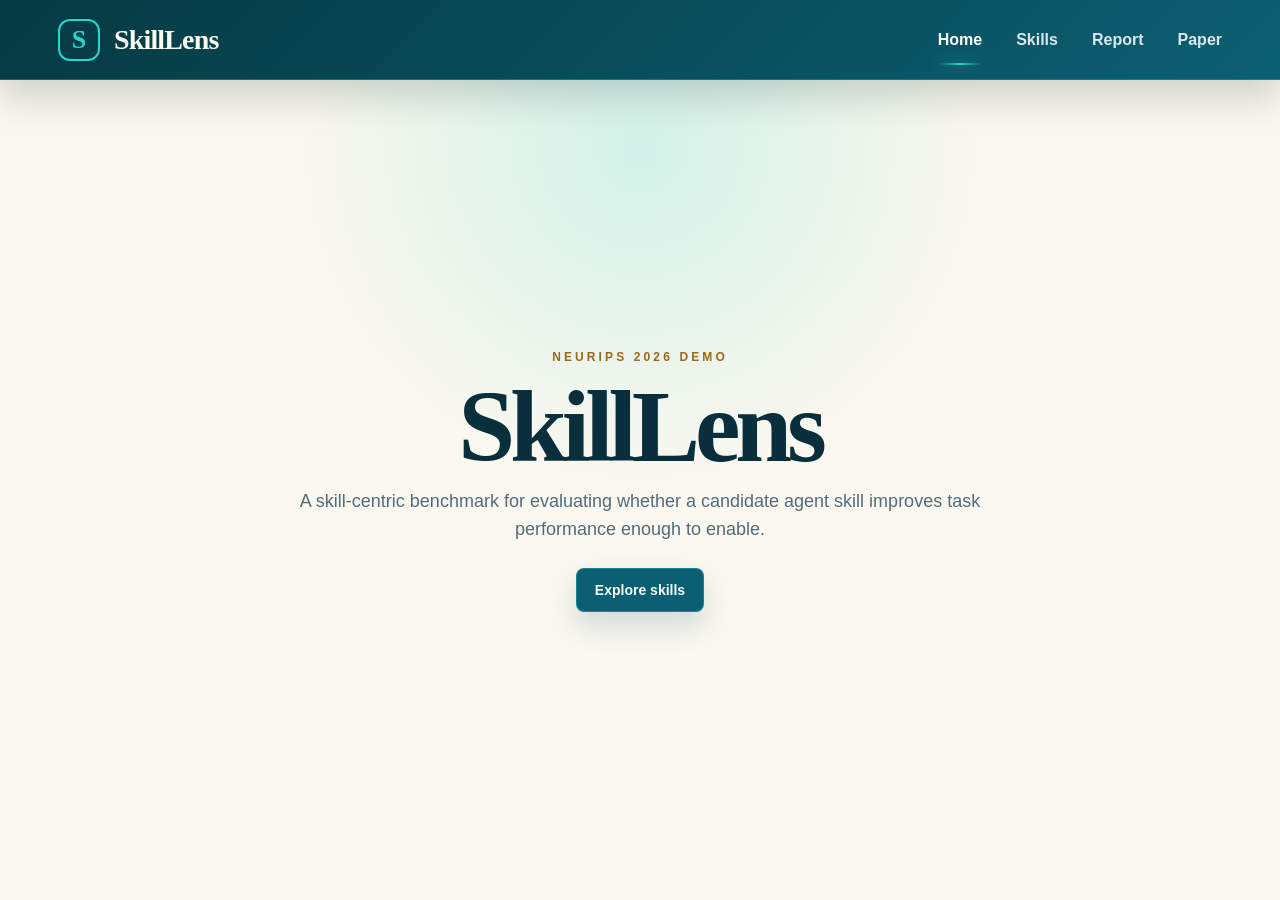
<file: demos/standalone.html>
<!doctype html>
<html lang="en">
<head>
  <meta charset="utf-8">
  <meta name="viewport" content="width=device-width,initial-scale=1">
  <title>SkillLens Demo</title>
  <style>
    :root {
      --teal-900: #053a43;
      --teal-800: #0c5f72;
      --aqua: #22d7cf;
      --paper-0: #f9f7ee;
      --paper-1: #fbf8f1;
      --ink: #082f3b;
      --muted: #526c7b;
      --faint: #6e8490;
      --gold: #c98b23;
      --good: #237a3d;
      --warn: #8a5e10;
      --bad: #b13f2f;
      --line: rgba(24, 78, 92, 0.13);
      --shadow: 0 18px 44px rgba(20, 45, 58, 0.1);
    }

    * { box-sizing: border-box; }
    html, body { margin: 0; min-height: 100%; }
    body {
      color: var(--ink);
      font-family: Inter, "Segoe UI", Arial, sans-serif;
      background:
        radial-gradient(circle at 50% 150px, rgba(34, 215, 207, 0.18), transparent 34%),
        linear-gradient(180deg, var(--paper-0) 0%, var(--paper-1) 100%);
    }

    .topbar {
      height: 80px;
      display: flex;
      align-items: center;
      justify-content: space-between;
      gap: 28px;
      padding: 0 58px;
      color: #fbf8ef;
      background: linear-gradient(135deg, var(--teal-900), var(--teal-800));
      border-bottom: 1px solid rgba(34, 215, 207, 0.32);
      box-shadow: 0 16px 38px rgba(4, 34, 40, 0.18);
    }

    .brand {
      display: inline-flex;
      align-items: center;
      gap: 14px;
      color: inherit;
      text-decoration: none;
    }

    .brand-badge {
      width: 42px;
      height: 42px;
      display: inline-grid;
      place-items: center;
      border: 2px solid var(--aqua);
      border-radius: 12px;
      color: var(--aqua);
      font-family: Georgia, serif;
      font-size: 26px;
      font-weight: 700;
    }

    .brand-word {
      font-family: Georgia, "Times New Roman", serif;
      font-size: 28px;
      font-weight: 700;
      letter-spacing: -0.03em;
    }

    .topnav {
      display: flex;
      gap: 34px;
      align-items: center;
      flex-wrap: wrap;
    }

    .topnav a {
      position: relative;
      color: rgba(248, 252, 250, 0.88);
      text-decoration: none;
      font-size: 16px;
      font-weight: 800;
    }

    .topnav a.is-active,
    .topnav a:hover { color: #fff; }
    .topnav a.is-active::after {
      content: "";
      position: absolute;
      left: 0;
      right: 0;
      bottom: -16px;
      height: 2px;
      border-radius: 999px;
      background: linear-gradient(90deg, transparent, var(--aqua), transparent);
      box-shadow: 0 0 16px rgba(34, 215, 207, 0.7);
    }

    main {
      max-width: 1160px;
      margin: 0 auto;
      padding: 56px 28px 72px;
    }

    .view { display: none; }
    .view.is-active { display: block; }

    .hero {
      min-height: calc(100vh - 210px);
      display: grid;
      place-items: center;
      text-align: center;
    }

    .hero-inner { max-width: 860px; }
    .hero-mark, .eyebrow {
      color: #9b681a;
      font-size: 12px;
      font-weight: 900;
      letter-spacing: 0.26em;
      text-transform: uppercase;
    }

    h1 {
      margin: 16px 0 14px;
      color: var(--ink);
      font-family: Georgia, "Times New Roman", serif;
      font-size: clamp(54px, 8vw, 110px);
      line-height: 0.92;
      letter-spacing: -0.05em;
    }

    .hero p, .section-lead {
      margin: 0 auto;
      max-width: 780px;
      color: var(--muted);
      font-size: 18px;
      line-height: 1.55;
    }

    .button {
      display: inline-flex;
      align-items: center;
      justify-content: center;
      min-height: 44px;
      margin-top: 24px;
      padding: 0 18px;
      border-radius: 8px;
      color: #f7fffc;
      background: #0c5f72;
      border: 1px solid rgba(34, 215, 207, 0.34);
      box-shadow: 0 14px 28px rgba(12, 95, 114, 0.18);
      text-decoration: none;
      font-size: 14px;
      font-weight: 900;
      cursor: pointer;
    }

    .section-head {
      text-align: center;
      margin-bottom: 34px;
    }

    .section-head h2 {
      margin: 10px 0 12px;
      font-family: Georgia, "Times New Roman", serif;
      font-size: clamp(42px, 6vw, 72px);
      line-height: 0.98;
      letter-spacing: -0.045em;
    }

    .skills-grid {
      display: grid;
      grid-template-columns: repeat(auto-fit, minmax(310px, 1fr));
      gap: 18px;
    }

    .skill-card, .panel, .metric-card {
      background: linear-gradient(180deg, rgba(255, 255, 255, 0.88), rgba(255, 252, 246, 0.94));
      border: 1px solid rgba(255, 255, 255, 0.82);
      box-shadow: var(--shadow);
    }

    .skill-card {
      display: grid;
      gap: 14px;
      min-height: 220px;
      padding: 22px;
      border-radius: 18px;
      text-decoration: none;
      color: inherit;
      cursor: pointer;
    }

    .skill-card:hover { transform: translateY(-2px); }
    .skill-card h3 {
      margin: 0;
      font-family: Georgia, "Times New Roman", serif;
      font-size: 30px;
      line-height: 1.05;
      letter-spacing: -0.03em;
    }

    .domain {
      color: var(--faint);
      font-size: 12px;
      font-weight: 900;
      letter-spacing: 0.1em;
      text-transform: uppercase;
    }

    .chip-row { display: flex; flex-wrap: wrap; gap: 8px; }
    .chip {
      display: inline-flex;
      align-items: center;
      min-height: 28px;
      padding: 0 10px;
      border-radius: 999px;
      background: rgba(20, 111, 123, 0.08);
      color: #0c5f72;
      font-size: 12px;
      font-weight: 900;
    }
    .chip.good { background: rgba(35, 122, 61, 0.12); color: var(--good); }
    .chip.warn { background: rgba(201, 139, 35, 0.16); color: var(--warn); }
    .chip.bad { background: rgba(177, 63, 47, 0.12); color: var(--bad); }

    .report-title-row {
      display: flex;
      justify-content: space-between;
      gap: 20px;
      align-items: flex-end;
      flex-wrap: wrap;
      margin-bottom: 22px;
    }

    .report-title-row h2 {
      margin: 8px 0 0;
      font-family: Georgia, "Times New Roman", serif;
      font-size: clamp(40px, 5.5vw, 68px);
      line-height: 0.98;
      letter-spacing: -0.045em;
    }

    .metric-grid {
      display: grid;
      grid-template-columns: repeat(5, minmax(0, 1fr));
      gap: 14px;
      margin: 22px 0;
    }

    .metric-card {
      min-height: 128px;
      padding: 16px;
      border-radius: 18px;
    }
    .metric-label {
      color: var(--faint);
      font-size: 11px;
      font-weight: 900;
      letter-spacing: 0.12em;
      text-transform: uppercase;
    }
    .metric-value {
      margin-top: 8px;
      font-family: Georgia, "Times New Roman", serif;
      font-size: 34px;
      line-height: 1;
      font-weight: 700;
    }
    .metric-hint {
      margin-top: 10px;
      color: var(--muted);
      font-size: 12px;
      line-height: 1.45;
    }

    .panel {
      border-radius: 22px;
      padding: 22px;
      margin-top: 20px;
    }

    .panel-head {
      display: flex;
      justify-content: space-between;
      gap: 18px;
      align-items: flex-end;
      margin-bottom: 16px;
      flex-wrap: wrap;
    }
    .panel h3 {
      margin: 6px 0 0;
      font-family: Georgia, "Times New Roman", serif;
      font-size: 30px;
      letter-spacing: -0.03em;
    }

    table {
      width: 100%;
      border-collapse: collapse;
      font-size: 13px;
    }
    th {
      padding: 10px 12px;
      text-align: left;
      color: var(--faint);
      border-bottom: 1px solid var(--line);
      font-size: 11px;
      font-weight: 900;
      letter-spacing: 0.1em;
      text-transform: uppercase;
      white-space: nowrap;
    }
    td {
      padding: 12px;
      border-bottom: 1px solid rgba(0, 0, 0, 0.04);
      vertical-align: top;
    }
    .task-name { font-weight: 900; color: var(--ink); }
    .note { color: var(--muted); line-height: 1.45; }
    .numeric {
      font-family: "SFMono-Regular", Consolas, monospace;
      white-space: nowrap;
    }

    .decision-grid {
      display: grid;
      grid-template-columns: repeat(3, minmax(0, 1fr));
      gap: 12px;
    }
    .decision-grid div {
      padding: 14px;
      border-radius: 12px;
      background: rgba(20, 111, 123, 0.06);
      border: 1px solid rgba(20, 111, 123, 0.1);
    }
    .decision-grid span, .decision-grid small {
      display: block;
      color: var(--faint);
      font-size: 11px;
      font-weight: 900;
      letter-spacing: 0.1em;
      text-transform: uppercase;
    }
    .decision-grid strong {
      display: block;
      margin: 8px 0 6px;
      font-family: Georgia, "Times New Roman", serif;
      font-size: 30px;
    }
    .decision-grid small {
      color: var(--muted);
      font-weight: 700;
      letter-spacing: 0;
      text-transform: none;
    }
    .decision-verdict {
      width: fit-content;
      margin-top: 16px;
      min-height: 38px;
      display: inline-flex;
      align-items: center;
      padding: 0 16px;
      border-radius: 999px;
      color: #f7fffc;
      background: var(--good);
      font-size: 13px;
      font-weight: 900;
      letter-spacing: 0.1em;
      text-transform: uppercase;
    }

    @media (max-width: 900px) {
      .topbar { height: auto; align-items: flex-start; flex-direction: column; padding: 18px; }
      .topnav a.is-active::after { bottom: -8px; }
      main { padding: 38px 18px 54px; }
      .metric-grid { grid-template-columns: 1fr 1fr; }
      .decision-grid { grid-template-columns: 1fr; }
      table { min-width: 760px; }
      .table-wrap { overflow-x: auto; }
    }
  </style>
</head>
<body>
  <header class="topbar">
    <a class="brand" href="#home">
      <span class="brand-badge">S</span>
      <span class="brand-word">SkillLens</span>
    </a>
    <nav class="topnav">
      <a href="#home" data-view-link="home">Home</a>
      <a href="#skills" data-view-link="skills">Skills</a>
      <a href="#report" data-view-link="report">Report</a>
      <a href="#paper" data-view-link="paper">Paper</a>
    </nav>
  </header>

  <main>
    <section id="home" class="view">
      <div class="hero">
        <div class="hero-inner">
          <div class="hero-mark">NeurIPS 2026 Demo</div>
          <h1>SkillLens</h1>
          <p>A skill-centric benchmark for evaluating whether a candidate agent skill improves task performance enough to enable.</p>
          <a class="button" href="#skills">Explore skills</a>
        </div>
      </div>
    </section>

    <section id="skills" class="view">
      <div class="section-head">
        <div class="eyebrow">Included Skills</div>
        <h2>Choose a Skill</h2>
        <p class="section-lead">Each card shows only the decision-level summary. Open the report to inspect generated tasks and paired WI/WO results.</p>
      </div>
      <div class="skills-grid" id="skills-grid"></div>
    </section>

    <section id="report" class="view">
      <div class="report-title-row">
        <div>
          <div class="eyebrow">Skill Evaluation Report</div>
          <h2 id="report-title">Report</h2>
          <p class="section-lead" id="report-subtitle"></p>
        </div>
        <a class="button" href="#skills">Back to skills</a>
      </div>
      <div class="metric-grid" id="metric-grid"></div>

      <section class="panel">
        <div class="panel-head">
          <div>
            <div class="eyebrow">Generated Task Schemes</div>
            <h3>Same Task, Two Agent Conditions</h3>
          </div>
          <p class="note">Each task is generated from the selected skill. It is executed once with the skill and once without it.</p>
        </div>
        <div class="table-wrap">
          <table>
            <thead>
              <tr>
                <th>Task</th>
                <th>Capability being tested</th>
                <th>WI</th>
                <th>WO</th>
                <th>Delta</th>
                <th>Evidence</th>
              </tr>
            </thead>
            <tbody id="task-tbody"></tbody>
          </table>
        </div>
      </section>

      <section class="panel">
        <div class="panel-head">
          <div>
            <div class="eyebrow">Final Recommendation</div>
            <h3>Should This Skill Be Enabled?</h3>
          </div>
        </div>
        <div id="decision-panel"></div>
      </section>
    </section>

    <section id="paper" class="view">
      <div class="section-head">
        <div class="eyebrow">Paper</div>
        <h2>Skill-Centric Benchmarking</h2>
        <p class="section-lead">Core claim: the skill package is the evaluation input. SkillLens generates tasks from that skill and estimates its marginal value through paired with-skill and without-skill runs.</p>
      </div>
    </section>
  </main>

  <script>
    const skills = [
      {
        id: "academic-paper-review",
        name: "academic-paper-review",
        domain: "Research review",
        status: "Enable",
        utility: 0.48,
        safety: 96.4,
        cost: "+42.5s",
        token: "+2,180",
        rationale: "Clear review-quality uplift with low safety deductions.",
        tasks: [
          {
            title: "Write a conference-style paper review",
            capability: "Structured peer review with strengths, weaknesses, methodology assessment, and author questions.",
            wi: 0.88,
            wo: 0.70,
            evidence: "With the skill, the review follows top-venue structure and includes targeted author questions."
          },
          {
            title: "Review a theoretical paper",
            capability: "Adapt the review to proof correctness, assumptions, novelty, and scope of claims.",
            wi: 0.83,
            wo: 0.66,
            evidence: "With the skill, the agent focuses on assumptions and theorem scope."
          },
          {
            title: "Rank papers for follow-up reading",
            capability: "Compare multiple evaluation papers under a consistent rubric.",
            wi: 0.81,
            wo: 0.71,
            evidence: "With the skill, paper comparisons are more calibrated and actionable."
          }
        ]
      },
      {
        id: "academic-researcher",
        name: "academic-researcher",
        domain: "Research synthesis",
        status: "Enable",
        utility: 0.62,
        safety: 94.1,
        cost: "-31.4s",
        token: "-1,680",
        rationale: "Large utility gain and lower effective token load.",
        tasks: [
          {
            title: "Summarize and critique one research paper",
            capability: "Extract research question, methodology, findings, limitations, and implications.",
            wi: 0.92,
            wo: 0.68,
            evidence: "With the skill, the output includes methodology critique and field-relative implications."
          },
          {
            title: "Compare several research papers",
            capability: "Apply the same analysis rubric across several papers.",
            wi: 0.86,
            wo: 0.61,
            evidence: "With the skill, the output uses a consistent comparison table."
          },
          {
            title: "Draft a research proposal from readings",
            capability: "Turn readings into a gap-motivated research proposal.",
            wi: 0.89,
            wo: 0.72,
            evidence: "With the skill, the proposal links literature gaps to design choices."
          }
        ]
      },
      {
        id: "advogado-criminal",
        name: "advogado-criminal",
        domain: "Brazilian criminal law",
        status: "Review",
        utility: 0.00,
        safety: 88.0,
        cost: "+18.1s",
        token: "+87,225",
        rationale: "Evidence is mixed and affected by incomplete executions, so this skill needs review before enabling.",
        tasks: [
          {
            title: "Write a criminal case opinion",
            capability: "Apply the domain workflow to case facts and produce a structured defense opinion.",
            wi: 0.42,
            wo: 0.34,
            evidence: "With the skill, reasoning follows the intended legal workflow, but reliability needs review."
          },
          {
            title: "Write victim guidance and a legal note",
            capability: "Generate accessible guidance and an internal legal note from the same case account.",
            wi: 0.50,
            wo: 0.58,
            evidence: "The no-skill run completed more output; the skill run showed stronger structure but did not finish cleanly."
          },
          {
            title: "Analyze a prosecution strategy",
            capability: "Apply the updated statutory framework and produce a prosecution strategy memo.",
            wi: 0.30,
            wo: 0.26,
            evidence: "Both runs were weak; the skill run showed better process signals, but the result remains inconclusive."
          }
        ]
      }
    ];

    let selectedSkill = skills[0];

    function pct(value) {
      return `${(value * 100).toFixed(1)}%`;
    }

    function pp(value) {
      const sign = value > 0 ? "+" : "";
      return `${sign}${(value * 100).toFixed(1)} pp`;
    }

    function score(tasks) {
      const values = tasks.map((task) => {
        const gap = Math.max(1 - task.wo, 0.0001);
        return Math.max(0, (task.wi - task.wo) / gap);
      });
      return values.reduce((a, b) => a + b, 0) / values.length;
    }

    function verdictClass(status) {
      if (status === "Enable") return "good";
      if (status === "Review") return "warn";
      return "bad";
    }

    function renderSkills() {
      document.getElementById("skills-grid").innerHTML = skills.map((skill) => {
        const avgWi = skill.tasks.reduce((a, t) => a + t.wi, 0) / skill.tasks.length;
        const avgWo = skill.tasks.reduce((a, t) => a + t.wo, 0) / skill.tasks.length;
        return `
          <a class="skill-card" href="#report" data-skill="${skill.id}">
            <div>
              <div class="domain">${skill.domain}</div>
              <h3>${skill.name}</h3>
            </div>
            <div class="chip-row">
              <span class="chip ${verdictClass(skill.status)}">${skill.status}</span>
              <span class="chip">${pp(avgWi - avgWo)} task gain</span>
            </div>
            <span class="button" style="margin-top:auto;width:fit-content;">View report</span>
          </a>
        `;
      }).join("");
    }

    function renderReport() {
      const tasks = selectedSkill.tasks;
      const avgWi = tasks.reduce((a, t) => a + t.wi, 0) / tasks.length;
      const avgWo = tasks.reduce((a, t) => a + t.wo, 0) / tasks.length;
      document.getElementById("report-title").textContent = `Report for ${selectedSkill.name}`;
      document.getElementById("report-subtitle").textContent = `${selectedSkill.domain}. This report compares generated tasks with the skill enabled against the same tasks without the skill.`;

      document.getElementById("metric-grid").innerHTML = [
        ["Generated tasks", tasks.length, "from skill capabilities", ""],
        ["Task executions", `${tasks.length} x 2`, `= ${tasks.length * 2} total WI/WO runs`, ""],
        ["Task gain", score(tasks).toFixed(1), `${pp(avgWi - avgWo)} WI over WO`, "good"],
        ["Safety", selectedSkill.safety.toFixed(1), "deployment risk score", selectedSkill.safety >= 85 ? "good" : "warn"],
        ["Verdict", selectedSkill.status, "recommendation for this skill", verdictClass(selectedSkill.status)]
      ].map(([label, value, hint, tone]) => `
        <article class="metric-card">
          <div class="metric-label">${label}</div>
          <div class="metric-value ${tone}">${value}</div>
          <div class="metric-hint">${hint}</div>
        </article>
      `).join("");

      document.getElementById("task-tbody").innerHTML = tasks.map((task) => {
        const delta = task.wi - task.wo;
        return `
          <tr>
            <td><div class="task-name">${task.title}</div></td>
            <td>${task.capability}</td>
            <td class="numeric">${pct(task.wi)}</td>
            <td class="numeric">${pct(task.wo)}</td>
            <td><span class="chip ${delta >= 0 ? "good" : "bad"}">${pp(delta)}</span></td>
            <td class="note">${task.evidence}</td>
          </tr>
        `;
      }).join("");

      document.getElementById("decision-panel").innerHTML = `
        <div class="decision-grid">
          <div><span>Task gain</span><strong>${score(tasks).toFixed(1)}</strong><small>WI ${pct(avgWi)} vs WO ${pct(avgWo)}</small></div>
          <div><span>Safety</span><strong>${selectedSkill.safety.toFixed(1)}</strong><small>observed deployment risk</small></div>
          <div><span>Cost</span><strong>${selectedSkill.cost}</strong><small>${selectedSkill.token} effective tokens</small></div>
        </div>
        <div class="decision-verdict">${selectedSkill.status} this skill</div>
        <p class="note">${selectedSkill.rationale}</p>
      `;
    }

    function showView(id) {
      document.querySelectorAll(".view").forEach((node) => node.classList.toggle("is-active", node.id === id));
      document.querySelectorAll("[data-view-link]").forEach((node) => node.classList.toggle("is-active", node.dataset.viewLink === id));
      if (id === "report") renderReport();
    }

    document.addEventListener("click", (event) => {
      const card = event.target.closest("[data-skill]");
      if (card) {
        const skill = skills.find((item) => item.id === card.dataset.skill);
        if (skill) selectedSkill = skill;
      }
    });

    window.addEventListener("hashchange", () => {
      showView((location.hash || "#home").slice(1));
    });

    renderSkills();
    showView((location.hash || "#home").slice(1));
  </script>
</body>
</html>
</file>
